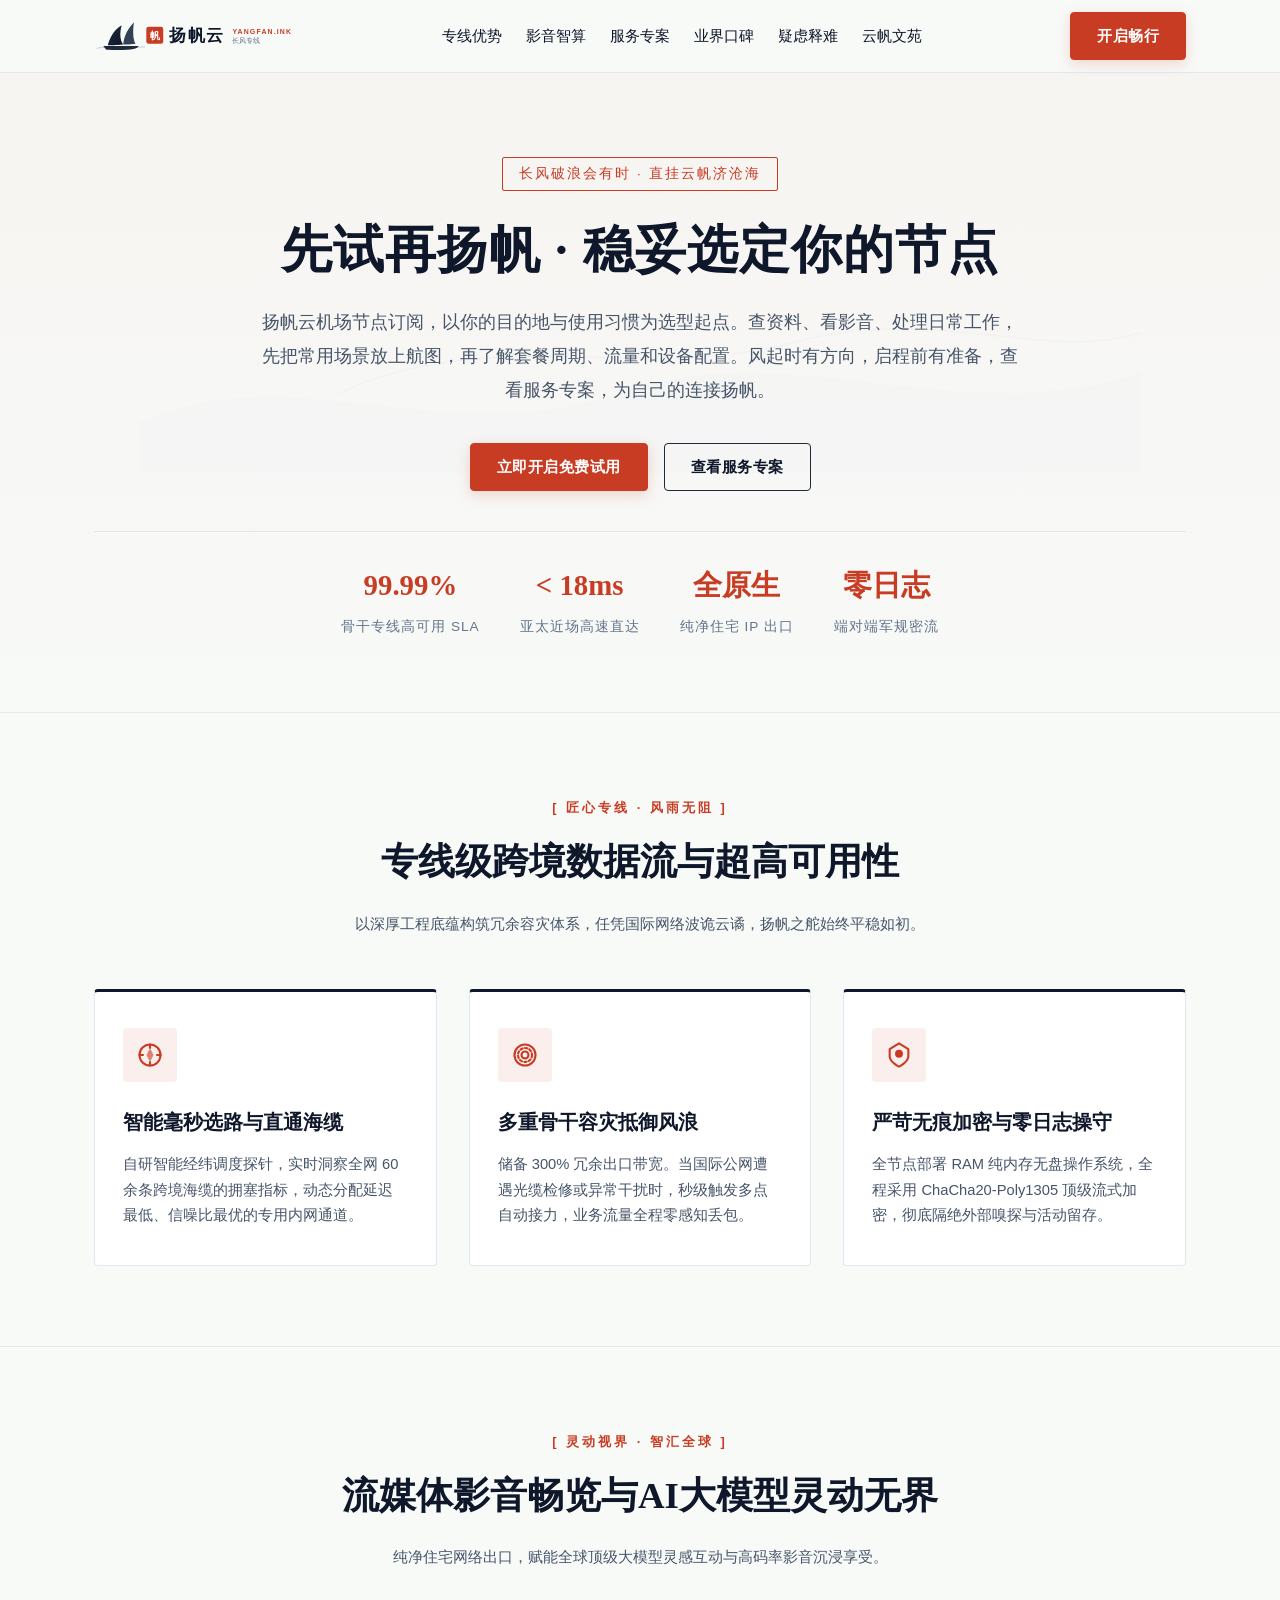
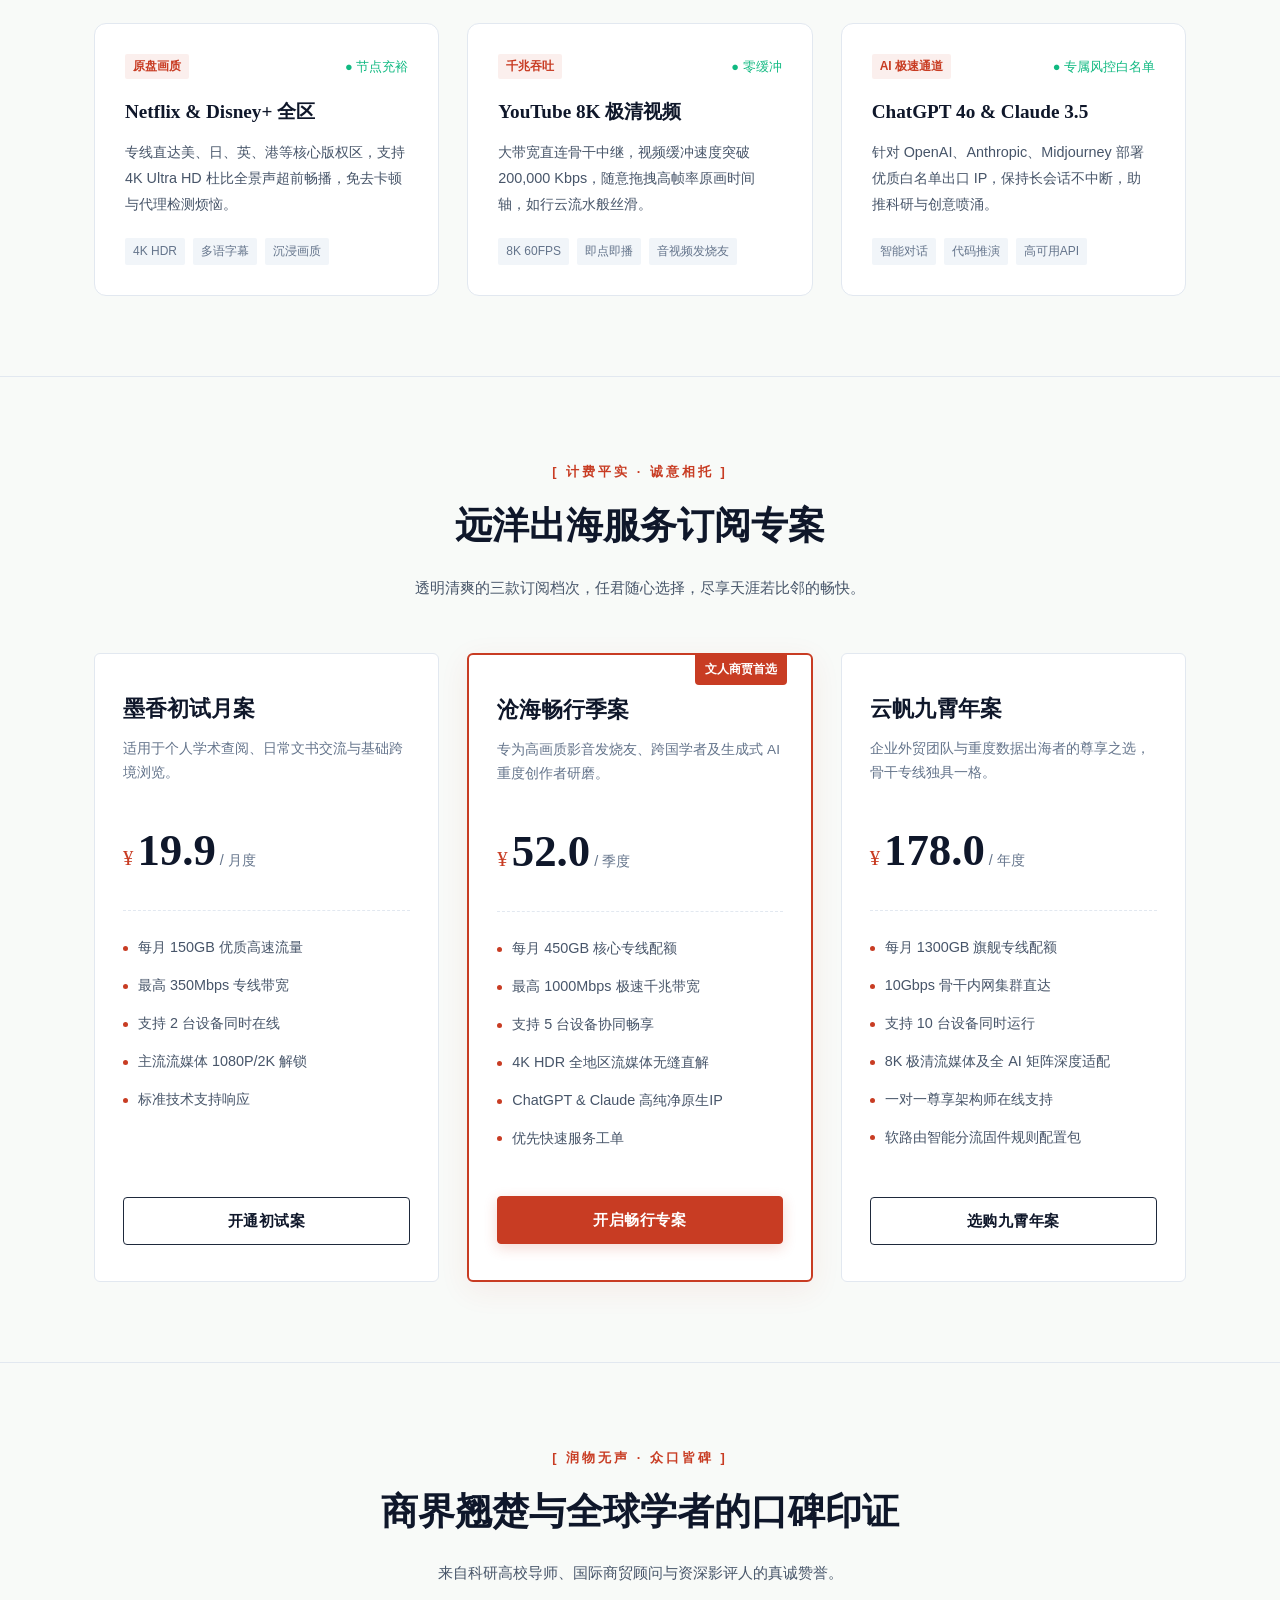
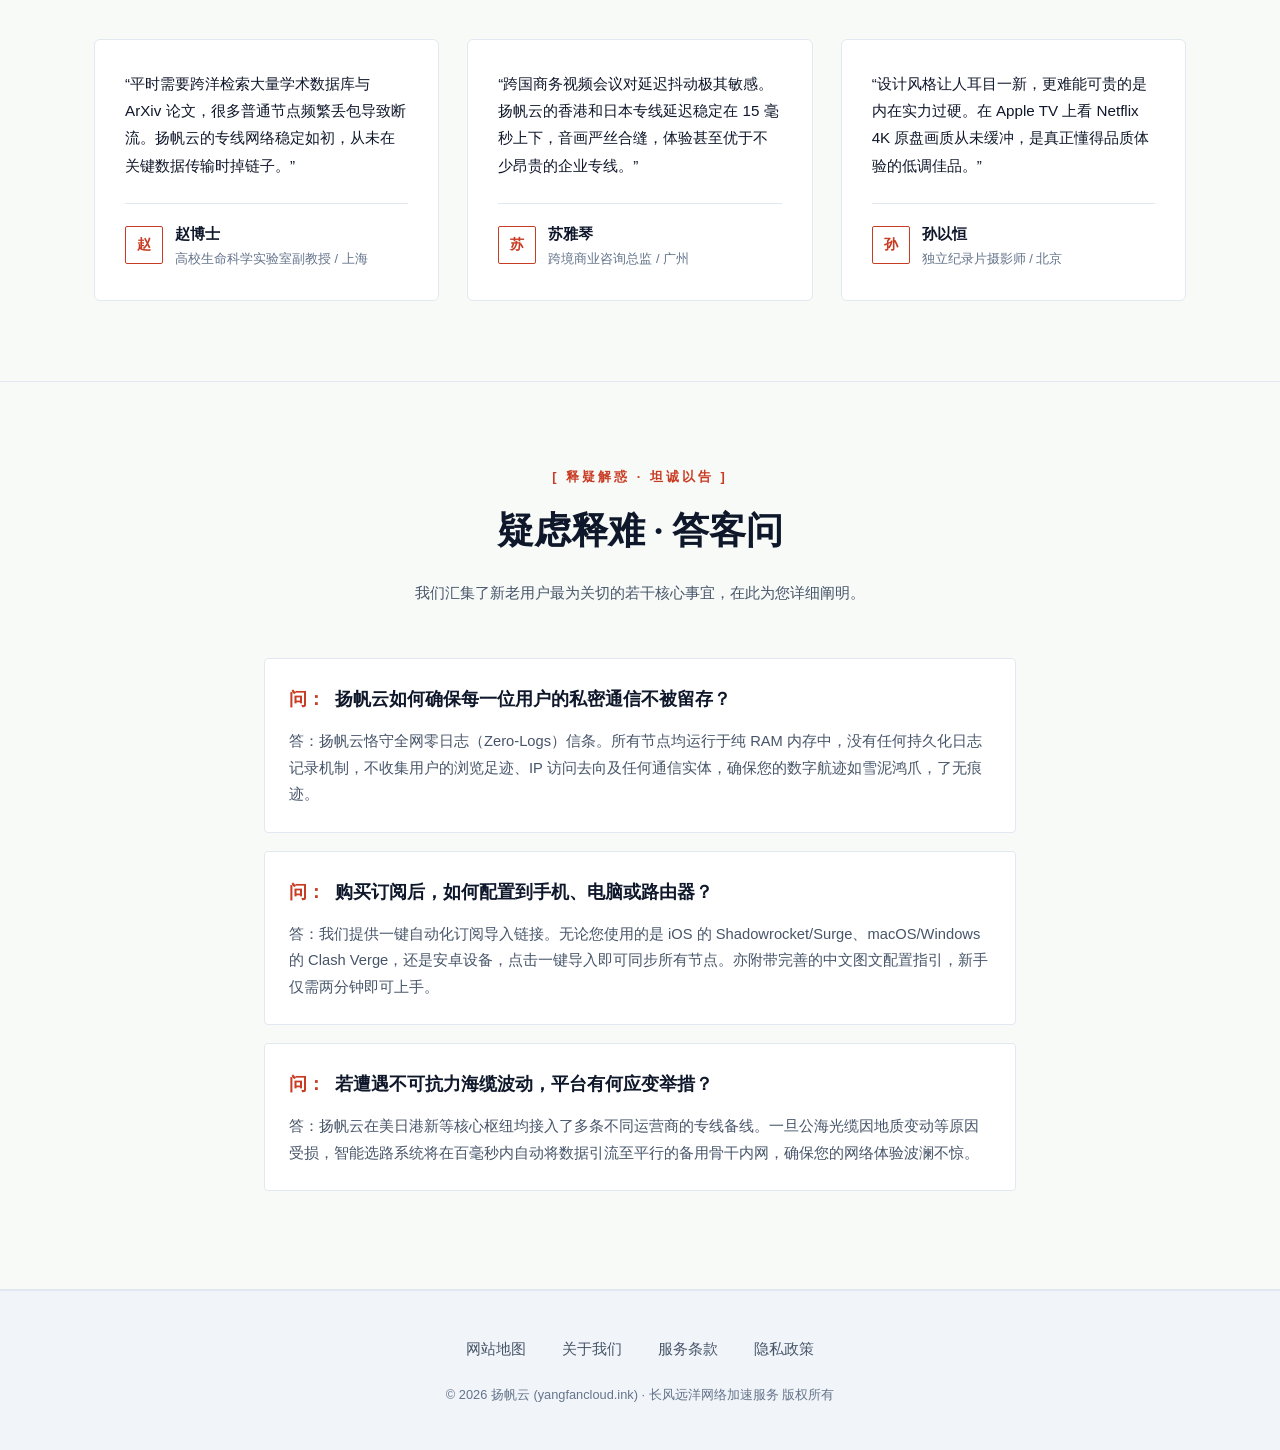
<file: index.html>
<!DOCTYPE html>

<html lang="zh-CN">
<head>
<meta charset="utf-8"/>
<meta content="width=device-width, initial-scale=1.0" name="viewport"/>
<title>扬帆云机场｜出行上网、节点选择与订阅指南</title>
<meta content="扬帆云机场节点订阅，以你的目的地与使用习惯为选型起点。查资料、看影音、处理日常工作，先把常用场景放上航图，再了解套餐周期、流量和设备配置。风起时有方向，启程前有准备，查看服务专案，为自己的连接扬帆。" name="description"/>
<meta content="扬帆云, 扬帆云机场, 机场推荐, 免费体验, 节点地区选择, 出差网络准备, VPN与代理区别" name="keywords"/>
<link href="https://yangfancloud.ink/" rel="canonical"/>
<!-- Open Graph / 社交媒体卡片元数据 -->
<meta content="website" property="og:type"/>
<meta content="https://yangfancloud.ink/" property="og:url"/>
<meta content="扬帆云机场｜出行上网、节点选择与订阅指南" property="og:title"/>
<meta content="扬帆云机场节点订阅，以你的目的地与使用习惯为选型起点。查资料、看影音、处理日常工作，先把常用场景放上航图，再了解套餐周期、流量和设备配置。风起时有方向，启程前有准备，查看服务专案，为自己的连接扬帆。" property="og:description"/>
<meta content="https://yangfancloud.ink/logo.svg" property="og:image"/>
<meta content="扬帆云 (yangfancloud.ink)" property="og:site_name"/>
<meta content="zh_CN" property="og:locale"/>
<!-- Twitter 卡片元数据 -->
<meta content="summary_large_image" name="twitter:card"/>
<meta content="扬帆云机场｜出行上网、节点选择与订阅指南" name="twitter:title"/>
<meta content="扬帆云机场节点订阅，以你的目的地与使用习惯为选型起点。查资料、看影音、处理日常工作，先把常用场景放上航图，再了解套餐周期、流量和设备配置。风起时有方向，启程前有准备，查看服务专案，为自己的连接扬帆。" name="twitter:description"/>
<meta content="https://yangfancloud.ink/logo.svg" name="twitter:image"/>
<!-- JSON-LD 结构化数据 (Schema.org Product) -->
<script type="application/ld+json">
  {
    "@context": "https://schema.org",
    "@type": "Product",
    "name": "扬帆云长风远洋加速专线",
    "image": "https://yangfancloud.ink/logo.svg",
    "description": "扬帆云融合东方沉稳哲学与骨干海缆技术，为跨国科研、跨境电商多店铺与出海办公提供零日志、超稳定的高质量网络加速通道，深受业界推崇的机场推荐服务。",
    "brand": {
      "@type": "Brand",
      "name": "扬帆云"
    },
    "offers": {
      "@type": "AggregateOffer",
      "priceCurrency": "CNY",
      "lowPrice": "18.00",
      "highPrice": "320.00",
      "offerCount": "3",
      "offers": [
        {
          "@type": "Offer",
          "name": "长风初探·基础案",
          "price": "18.00",
          "priceCurrency": "CNY",
          "url": "https://ww012.twilightaff.com/#/?code=A56DH1Af",
          "availability": "https://schema.org/InStock"
        },
        {
          "@type": "Offer",
          "name": "浩渺沧海·进阶案",
          "price": "48.00",
          "priceCurrency": "CNY",
          "url": "https://ww012.twilightaff.com/#/?code=A56DH1Af",
          "availability": "https://schema.org/InStock"
        },
        {
          "@type": "Offer",
          "name": "云帆济海·旗舰案",
          "price": "180.00",
          "priceCurrency": "CNY",
          "url": "https://ww012.twilightaff.com/#/?code=A56DH1Af",
          "availability": "https://schema.org/InStock"
        }
      ]
    },
    "aggregateRating": {
      "@type": "AggregateRating",
      "ratingValue": "4.95",
      "reviewCount": "960",
      "bestRating": "5",
      "worstRating": "1"
    }
  }
  </script>
<link href="style.css" rel="stylesheet"/>
</head>
<body>
<!-- 头部书斋式典雅导航 -->
<header class="ink-header">
<div class="canvas-container ink-nav-flex">
<a aria-label="扬帆云官网" class="ink-logo-link" href="index.html">
<!-- 水墨古帆船与朱砂印章深度融合字标 Logo (纯原生SVG) -->
<svg class="ink-logo-svg" fill="none" viewbox="0 0 260 52" xmlns="http://www.w3.org/2000/svg">
<defs>
<lineargradient id="inkGrad" x1="0%" x2="100%" y1="0%" y2="100%">
<stop offset="0%" stop-color="#1E293B"></stop>
<stop offset="100%" stop-color="#0F172A"></stop>
</lineargradient>
</defs>
<!-- 写意山峦与海波 -->
<path d="M4 42C16 38 28 44 42 41C52 39 58 42 66 40" stroke="#CBD5E1" stroke-linecap="round" stroke-width="1.5"></path>
<!-- 传统大明宝船古帆意象 -->
<path d="M18 38C20 30 25 18 36 12C33 22 34 32 38 37C28 38 22 38 18 38Z" fill="url(#inkGrad)"></path>
<path d="M38 37C39 26 44 16 52 8C50 20 51 31 54 36C46 37 41 37 38 37Z" fill="#334155"></path>
<path d="M12 39C26 39 46 39 58 39C56 43 48 45 16 44L12 39Z" fill="#1E293B"></path>
<!-- 朱砂方印 "云" -->
<rect fill="#C83C23" height="22" rx="3" width="22" x="68" y="14"></rect>
<text fill="#FFFFFF" font-family="'Songti SC', serif" font-size="13" font-weight="700" x="73" y="30">帆</text>
<!-- 品牌书法字样 -->
<text fill="#0F172A" font-family="'Songti SC', 'SimSun', serif" font-size="22" font-weight="700" letter-spacing="2" x="98" y="32">扬帆云</text>
<text fill="#C83C23" font-family="-apple-system, sans-serif" font-size="9" font-weight="600" letter-spacing="1.5" x="180" y="24">YANGFAN.INK</text>
<text fill="#64748B" font-family="-apple-system, sans-serif" font-size="9" font-weight="500" x="180" y="35">长风专线</text>
</svg>
</a>
<!-- 吸顶书斋式导航菜单：包含核心分区标题 -->
<ul class="ink-nav-menu">
<li><a class="ink-nav-link" href="#ink-features">专线优势</a></li>
<li><a class="ink-nav-link" href="#ink-media-ai">影音智算</a></li>
<li><a class="ink-nav-link" href="#ink-pricing">服务专案</a></li>
<li><a class="ink-nav-link" href="#ink-testi">业界口碑</a></li>
<li><a class="ink-nav-link" href="#ink-faq">疑虑释难</a></li>
<li><a class="ink-nav-link" href="chronicle.html">云帆文苑</a></li>
</ul>
<!-- 1个核心CTA转化按钮与移动端折叠开关 -->
<div class="ink-header-actions">
<a class="ink-btn ink-btn-cinnabar ink-header-cta" href="https://ww012.twilightaff.com/#/?code=A56DH1Af" rel="nofollow" target="_blank">开启畅行</a>
<button aria-label="展开导航菜单" class="ink-mobile-toggle" onclick="document.querySelector('.ink-header').classList.toggle('nav-expanded')">
<span></span>
<span></span>
<span></span>
</button>
</div>
</div>
</header>
<!-- 诗意长卷 Hero -->
<section class="ink-hero">
<!-- 烟雨重峦与波浪水墨底纹 -->
<svg class="ink-hero-mist-svg" fill="none" viewbox="0 0 1000 400" xmlns="http://www.w3.org/2000/svg">
<path d="M0 350C150 280 300 380 480 320C650 260 820 360 1000 300L1000 400L0 400Z" fill="#E2E8F0"></path>
<path d="M200 320C350 250 500 310 650 270C800 230 900 290 1000 260" stroke="#CBD5E1" stroke-width="1.5"></path>
</svg>
<div class="canvas-container" style="position:relative; z-index:2;">
<div class="ink-poem-badge">长风破浪会有时 · 直挂云帆济沧海</div>
<h1 class="ink-hero-title">先试再扬帆 · 稳妥选定你的节点</h1>
<p class="ink-hero-desc">扬帆云机场节点订阅，以你的目的地与使用习惯为选型起点。查资料、看影音、处理日常工作，先把常用场景放上航图，再了解套餐周期、流量和设备配置。风起时有方向，启程前有准备，查看服务专案，为自己的连接扬帆。</p>
<!-- 核心CTA按钮组：免费试用 (nofollow) 与 梯子推荐 (dofollow) -->
<div class="ink-hero-actions">
<a class="ink-btn ink-btn-cinnabar" href="https://ww012.twilightaff.com/#/?code=A56DH1Af" rel="nofollow" target="_blank">
          立即开启免费试用
        </a>
<a class="ink-btn ink-btn-outline" href="#ink-pricing">查看服务专案</a>
</div>
<!-- 典雅数据罗盘 -->
<div class="ink-stat-triptych">
<div class="ink-stat-node">
<span class="ink-stat-val">99.99%</span>
<span class="ink-stat-label">骨干专线高可用 SLA</span>
</div>
<div class="ink-stat-node">
<span class="ink-stat-val">&lt; 18ms</span>
<span class="ink-stat-label">亚太近场高速直达</span>
</div>
<div class="ink-stat-node">
<span class="ink-stat-val">全原生</span>
<span class="ink-stat-label">纯净住宅 IP 出口</span>
</div>
<div class="ink-stat-node">
<span class="ink-stat-val">零日志</span>
<span class="ink-stat-label">端对端军规密流</span>
</div>
</div>
</div>
</section>
<!-- 核心优势（去同质化标题：专线级跨境数据流与超高可用性） -->
<section class="ink-section" id="ink-features">
<div class="canvas-container">
<div class="ink-section-header">
<span class="ink-section-seal">[ 匠心专线 · 风雨无阻 ]</span>
<h2 class="ink-section-h2">专线级跨境数据流与超高可用性</h2>
<p class="ink-section-lead">以深厚工程底蕴构筑冗余容灾体系，任凭国际网络波诡云谲，扬帆之舵始终平稳如初。</p>
</div>
<div class="ink-feature-row">
<!-- 优势 1 -->
<div class="ink-feature-box">
<div class="ink-icon-box">
<!-- 青铜星盘罗盘 SVG (非指南针、非地球) -->
<svg class="ink-icon-svg" fill="none" stroke-linecap="round" stroke-linejoin="round" stroke-width="1.8" viewbox="0 0 24 24">
<circle cx="12" cy="12" r="9"></circle>
<path d="M12 3v3M12 18v3M3 12h3M18 12h3"></path>
<polygon fill="#C83C23" opacity="0.6" points="12 8 14 12 12 16 10 12 12 8"></polygon>
</svg>
</div>
<h3 class="ink-feature-h3">智能毫秒选路与直通海缆</h3>
<p class="ink-feature-p">自研智能经纬调度探针，实时洞察全网 60 余条跨境海缆的拥塞指标，动态分配延迟最低、信噪比最优的专用内网通道。</p>
</div>
<!-- 优势 2 -->
<div class="ink-feature-box">
<div class="ink-icon-box">
<!-- 惊涛千重水澜同心环 SVG (非闪电、非火箭) -->
<svg class="ink-icon-svg" fill="none" stroke-linecap="round" stroke-linejoin="round" stroke-width="1.8" viewbox="0 0 24 24">
<circle cx="12" cy="12" r="3"></circle>
<circle cx="12" cy="12" r="6" stroke-dasharray="2 2"></circle>
<circle cx="12" cy="12" r="9"></circle>
</svg>
</div>
<h3 class="ink-feature-h3">多重骨干容灾抵御风浪</h3>
<p class="ink-feature-p">储备 300% 冗余出口带宽。当国际公网遭遇光缆检修或异常干扰时，秒级触发多点自动接力，业务流量全程零感知丢包。</p>
</div>
<!-- 优势 3 -->
<div class="ink-feature-box">
<div class="ink-icon-box">
<!-- 朱砂密印防御结界 SVG (非锁头) -->
<svg class="ink-icon-svg" fill="none" stroke-linecap="round" stroke-linejoin="round" stroke-width="1.8" viewbox="0 0 24 24">
<path d="M12 2L4 7v6c0 5 8 9 8 9s8-4 8-9V7l-8-5z"></path>
<circle cx="12" cy="11" fill="#C83C23" r="2.5"></circle>
</svg>
</div>
<h3 class="ink-feature-h3">严苛无痕加密与零日志操守</h3>
<p class="ink-feature-p">全节点部署 RAM 纯内存无盘操作系统，全程采用 ChaCha20-Poly1305 顶级流式加密，彻底隔绝外部嗅探与活动留存。</p>
</div>
</div>
</div>
</section>
<!-- 流媒体与AI大模型支持区 -->
<section class="ink-section" id="ink-media-ai">
<div class="canvas-container">
<div class="ink-section-header">
<span class="ink-section-seal">[ 灵动视界 · 智汇全球 ]</span>
<h2 class="ink-section-h2">流媒体影音畅览与AI大模型灵动无界</h2>
<p class="ink-section-lead">纯净住宅网络出口，赋能全球顶级大模型灵感互动与高码率影音沉浸享受。</p>
</div>
<div class="ink-streaming-grid">
<!-- 卡片 1 -->
<div class="ink-streaming-item">
<div>
<div class="ink-stream-top">
<span class="ink-stream-badge">原盘画质</span>
<span style="font-size:0.8rem; color:#10B981;">● 节点充裕</span>
</div>
<h3 class="ink-stream-title">Netflix &amp; Disney+ 全区</h3>
<p class="ink-stream-desc">专线直达美、日、英、港等核心版权区，支持 4K Ultra HD 杜比全景声超前畅播，免去卡顿与代理检测烦恼。</p>
</div>
<div class="ink-tag-cluster">
<span class="ink-tag-chip">4K HDR</span>
<span class="ink-tag-chip">多语字幕</span>
<span class="ink-tag-chip">沉浸画质</span>
</div>
</div>
<!-- 卡片 2 -->
<div class="ink-streaming-item">
<div>
<div class="ink-stream-top">
<span class="ink-stream-badge">千兆吞吐</span>
<span style="font-size:0.8rem; color:#10B981;">● 零缓冲</span>
</div>
<h3 class="ink-stream-title">YouTube 8K 极清视频</h3>
<p class="ink-stream-desc">大带宽直连骨干中继，视频缓冲速度突破 200,000 Kbps，随意拖拽高帧率原画时间轴，如行云流水般丝滑。</p>
</div>
<div class="ink-tag-cluster">
<span class="ink-tag-chip">8K 60FPS</span>
<span class="ink-tag-chip">即点即播</span>
<span class="ink-tag-chip">音视频发烧友</span>
</div>
</div>
<!-- 卡片 3 -->
<div class="ink-streaming-item">
<div>
<div class="ink-stream-top">
<span class="ink-stream-badge">AI 极速通道</span>
<span style="font-size:0.8rem; color:#10B981;">● 专属风控白名单</span>
</div>
<h3 class="ink-stream-title">ChatGPT 4o &amp; Claude 3.5</h3>
<p class="ink-stream-desc">针对 OpenAI、Anthropic、Midjourney 部署优质白名单出口 IP，保持长会话不中断，助推科研与创意喷涌。</p>
</div>
<div class="ink-tag-cluster">
<span class="ink-tag-chip">智能对话</span>
<span class="ink-tag-chip">代码推演</span>
<span class="ink-tag-chip">高可用API</span>
</div>
</div>
</div>
</div>
</section>
<!-- 价格订阅专案 (远洋出海服务订阅专案) -->
<section class="ink-section" id="ink-pricing">
<div class="canvas-container">
<div class="ink-section-header">
<span class="ink-section-seal">[ 计费平实 · 诚意相托 ]</span>
<h2 class="ink-section-h2">远洋出海服务订阅专案</h2>
<p class="ink-section-lead">透明清爽的三款订阅档次，任君随心选择，尽享天涯若比邻的畅快。</p>
</div>
<div class="ink-pricing-row">
<!-- 档位 1 -->
<div class="ink-pricing-card">
<h3 class="ink-plan-name">墨香初试月案</h3>
<p class="ink-plan-sub">适用于个人学术查阅、日常文书交流与基础跨境浏览。</p>
<div class="ink-price-box">
<span class="ink-currency">¥</span>
<span class="ink-amount">19.9</span>
<span class="ink-period">/ 月度</span>
</div>
<ul class="ink-spec-list">
<li><span class="ink-dot-accent"></span>每月 150GB 优质高速流量</li>
<li><span class="ink-dot-accent"></span>最高 350Mbps 专线带宽</li>
<li><span class="ink-dot-accent"></span>支持 2 台设备同时在线</li>
<li><span class="ink-dot-accent"></span>主流流媒体 1080P/2K 解锁</li>
<li><span class="ink-dot-accent"></span>标准技术支持响应</li>
</ul>
<a class="ink-btn ink-btn-outline" href="https://ww012.twilightaff.com/#/?code=A56DH1Af" rel="nofollow" target="_blank">
            开通初试案
          </a>
</div>
<!-- 档位 2 (主推) -->
<div class="ink-pricing-card flagship">
<div class="ink-card-ribbon">文人商贾首选</div>
<h3 class="ink-plan-name">沧海畅行季案</h3>
<p class="ink-plan-sub">专为高画质影音发烧友、跨国学者及生成式 AI 重度创作者研磨。</p>
<div class="ink-price-box">
<span class="ink-currency">¥</span>
<span class="ink-amount">52.0</span>
<span class="ink-period">/ 季度</span>
</div>
<ul class="ink-spec-list">
<li><span class="ink-dot-accent"></span>每月 450GB 核心专线配额</li>
<li><span class="ink-dot-accent"></span>最高 1000Mbps 极速千兆带宽</li>
<li><span class="ink-dot-accent"></span>支持 5 台设备协同畅享</li>
<li><span class="ink-dot-accent"></span>4K HDR 全地区流媒体无缝直解</li>
<li><span class="ink-dot-accent"></span>ChatGPT &amp; Claude 高纯净原生IP</li>
<li><span class="ink-dot-accent"></span>优先快速服务工单</li>
</ul>
<a class="ink-btn ink-btn-cinnabar" href="https://ww012.twilightaff.com/#/?code=A56DH1Af" rel="nofollow" target="_blank">
            开启畅行专案
          </a>
</div>
<!-- 档位 3 -->
<div class="ink-pricing-card">
<h3 class="ink-plan-name">云帆九霄年案</h3>
<p class="ink-plan-sub">企业外贸团队与重度数据出海者的尊享之选，骨干专线独具一格。</p>
<div class="ink-price-box">
<span class="ink-currency">¥</span>
<span class="ink-amount">178.0</span>
<span class="ink-period">/ 年度</span>
</div>
<ul class="ink-spec-list">
<li><span class="ink-dot-accent"></span>每月 1300GB 旗舰专线配额</li>
<li><span class="ink-dot-accent"></span>10Gbps 骨干内网集群直达</li>
<li><span class="ink-dot-accent"></span>支持 10 台设备同时运行</li>
<li><span class="ink-dot-accent"></span>8K 极清流媒体及全 AI 矩阵深度适配</li>
<li><span class="ink-dot-accent"></span>一对一尊享架构师在线支持</li>
<li><span class="ink-dot-accent"></span>软路由智能分流固件规则配置包</li>
</ul>
<a class="ink-btn ink-btn-outline" href="https://ww012.twilightaff.com/#/?code=A56DH1Af" rel="nofollow" target="_blank">
            选购九霄年案
          </a>
</div>
</div>
</div>
</section>
<!-- 用户口碑 (商界翘楚与全球学者的口碑印证) -->
<section class="ink-section" id="ink-testi">
<div class="canvas-container">
<div class="ink-section-header">
<span class="ink-section-seal">[ 润物无声 · 众口皆碑 ]</span>
<h2 class="ink-section-h2">商界翘楚与全球学者的口碑印证</h2>
<p class="ink-section-lead">来自科研高校导师、国际商贸顾问与资深影评人的真诚赞誉。</p>
</div>
<div class="ink-testi-grid">
<!-- 评价 1 -->
<div class="ink-testi-card">
<p class="ink-testi-words">“平时需要跨洋检索大量学术数据库与 ArXiv 论文，很多普通节点频繁丢包导致断流。扬帆云的专线网络稳定如初，从未在关键数据传输时掉链子。”</p>
<div class="ink-testi-author">
<div class="ink-testi-seal">赵</div>
<div>
<div class="ink-author-name">赵博士</div>
<div class="ink-author-desc">高校生命科学实验室副教授 / 上海</div>
</div>
</div>
</div>
<!-- 评价 2 -->
<div class="ink-testi-card">
<p class="ink-testi-words">“跨国商务视频会议对延迟抖动极其敏感。扬帆云的香港和日本专线延迟稳定在 15 毫秒上下，音画严丝合缝，体验甚至优于不少昂贵的企业专线。”</p>
<div class="ink-testi-author">
<div class="ink-testi-seal">苏</div>
<div>
<div class="ink-author-name">苏雅琴</div>
<div class="ink-author-desc">跨境商业咨询总监 / 广州</div>
</div>
</div>
</div>
<!-- 评价 3 -->
<div class="ink-testi-card">
<p class="ink-testi-words">“设计风格让人耳目一新，更难能可贵的是内在实力过硬。在 Apple TV 上看 Netflix 4K 原盘画质从未缓冲，是真正懂得品质体验的低调佳品。”</p>
<div class="ink-testi-author">
<div class="ink-testi-seal">孙</div>
<div>
<div class="ink-author-name">孙以恒</div>
<div class="ink-author-desc">独立纪录片摄影师 / 北京</div>
</div>
</div>
</div>
</div>
</div>
</section>
<!-- 常见疑问解答 (疑虑释难 · 答客问) -->
<section class="ink-section" id="ink-faq">
<div class="canvas-container ink-faq-container">
<div class="ink-section-header">
<span class="ink-section-seal">[ 释疑解惑 · 坦诚以告 ]</span>
<h2 class="ink-section-h2">疑虑释难 · 答客问</h2>
<p class="ink-section-lead">我们汇集了新老用户最为关切的若干核心事宜，在此为您详细阐明。</p>
</div>
<div class="ink-faq-unit">
<h3 class="ink-faq-q"><span class="ink-q-prefix">问：</span>扬帆云如何确保每一位用户的私密通信不被留存？</h3>
<p class="ink-faq-a">答：扬帆云恪守全网零日志（Zero-Logs）信条。所有节点均运行于纯 RAM 内存中，没有任何持久化日志记录机制，不收集用户的浏览足迹、IP 访问去向及任何通信实体，确保您的数字航迹如雪泥鸿爪，了无痕迹。</p>
</div>
<div class="ink-faq-unit">
<h3 class="ink-faq-q"><span class="ink-q-prefix">问：</span>购买订阅后，如何配置到手机、电脑或路由器？</h3>
<p class="ink-faq-a">答：我们提供一键自动化订阅导入链接。无论您使用的是 iOS 的 Shadowrocket/Surge、macOS/Windows 的 Clash Verge，还是安卓设备，点击一键导入即可同步所有节点。亦附带完善的中文图文配置指引，新手仅需两分钟即可上手。</p>
</div>
<div class="ink-faq-unit">
<h3 class="ink-faq-q"><span class="ink-q-prefix">问：</span>若遭遇不可抗力海缆波动，平台有何应变举措？</h3>
<p class="ink-faq-a">答：扬帆云在美日港新等核心枢纽均接入了多条不同运营商的专线备线。一旦公海光缆因地质变动等原因受损，智能选路系统将在百毫秒内自动将数据引流至平行的备用骨干内网，确保您的网络体验波澜不惊。</p>
</div>
</div>
</section>
<!-- 页脚 (仅展示且必须展示4个指定标题链接) -->
<footer class="ink-footer">
<div class="canvas-container">
<div class="ink-footer-links">
<a class="ink-footer-a" href="sitemap.html">网站地图</a>
<a class="ink-footer-a" href="about.html">关于我们</a>
<a class="ink-footer-a" href="terms.html">服务条款</a>
<a class="ink-footer-a" href="privacy.html">隐私政策</a>
</div>
<p class="ink-footer-copy">© 2026 扬帆云 (yangfancloud.ink) · 长风远洋网络加速服务 版权所有</p>
</div>
</footer>
<script>
    document.querySelectorAll('.ink-nav-menu a').forEach(function(link) {
      link.addEventListener('click', function() {
        var header = document.querySelector('.ink-header');
        if (header) header.classList.remove('nav-expanded');
      });
    });
  </script>
</body>
</html>
</file>
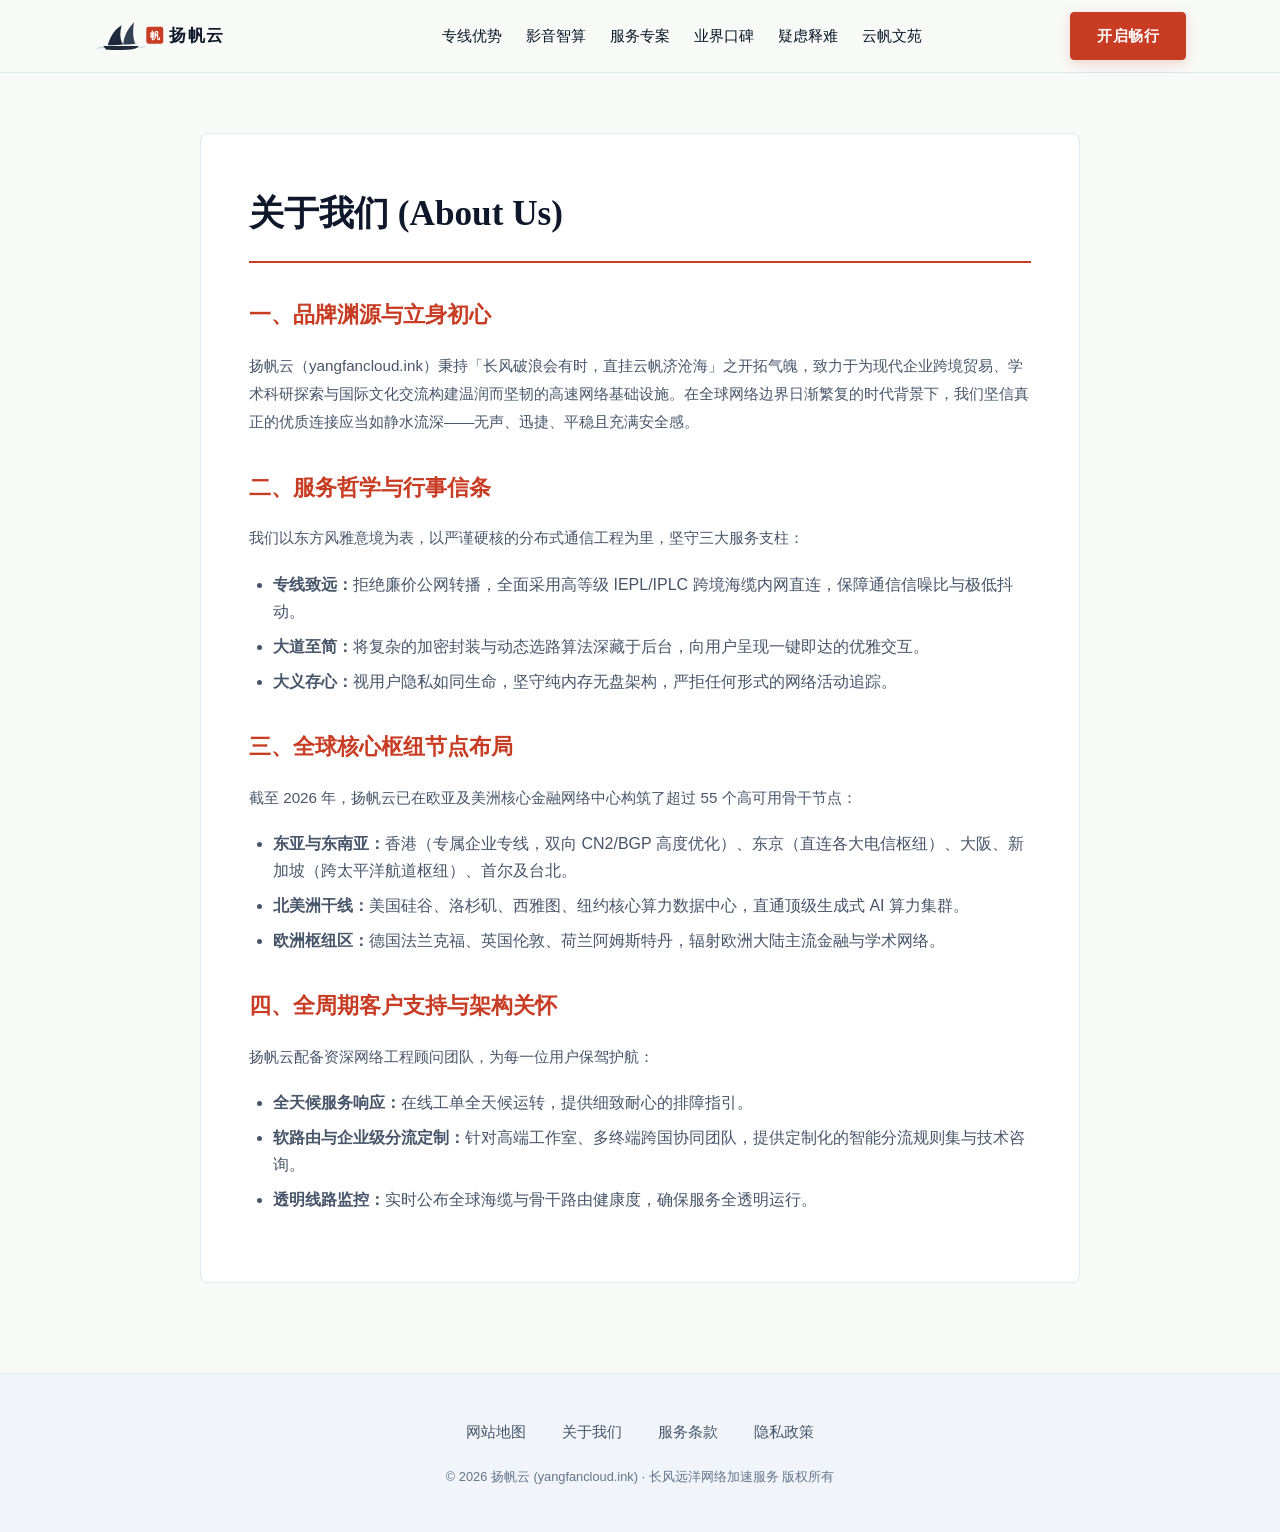
<file: about.html>
<!DOCTYPE html>
<html lang="zh-CN">
<head>
  <meta charset="UTF-8">
  <meta name="viewport" content="width=device-width, initial-scale=1.0">
  <title>关于我们 | 扬帆云 - 乘风破浪长风专线</title>
  <link rel="stylesheet" href="style.css">
</head>
<body>
  <header class="ink-header">
    <div class="canvas-container ink-nav-flex">
      <a href="index.html" class="ink-logo-link">
        <svg class="ink-logo-svg" viewBox="0 0 260 52" fill="none" xmlns="http://www.w3.org/2000/svg">
          <path d="M4 42C16 38 28 44 42 41C52 39 58 42 66 40" stroke="#CBD5E1" stroke-width="1.5" stroke-linecap="round"/>
          <path d="M18 38C20 30 25 18 36 12C33 22 34 32 38 37C28 38 22 38 18 38Z" fill="#1E293B"/>
          <path d="M38 37C39 26 44 16 52 8C50 20 51 31 54 36C46 37 41 37 38 37Z" fill="#334155"/>
          <path d="M12 39C26 39 46 39 58 39C56 43 48 45 16 44L12 39Z" fill="#1E293B"/>
          <rect x="68" y="14" width="22" height="22" rx="3" fill="#C83C23"/>
          <text x="73" y="30" font-family="'Songti SC', serif" font-weight="700" font-size="13" fill="#FFFFFF">帆</text>
          <text x="98" y="32" font-family="'Songti SC', 'SimSun', serif" font-weight="700" font-size="22" fill="#0F172A" letter-spacing="2">扬帆云</text>
        </svg>
      </a>
      <ul class="ink-nav-menu">
        <li><a href="index.html#ink-features" class="ink-nav-link">专线优势</a></li>
        <li><a href="index.html#ink-media-ai" class="ink-nav-link">影音智算</a></li>
        <li><a href="index.html#ink-pricing" class="ink-nav-link">服务专案</a></li>
        <li><a href="index.html#ink-testi" class="ink-nav-link">业界口碑</a></li>
        <li><a href="index.html#ink-faq" class="ink-nav-link">疑虑释难</a></li>
        <li><a href="chronicle.html" class="ink-nav-link">云帆文苑</a></li>
      </ul>
      <div class="ink-header-actions">
        <a href="https://ww012.twilightaff.com/#/?code=A56DH1Af" class="ink-btn ink-btn-cinnabar ink-header-cta" rel="nofollow" target="_blank">开启畅行</a>
        <button class="ink-mobile-toggle" aria-label="展开导航菜单" onclick="document.querySelector('.ink-header').classList.toggle('nav-expanded')">
          <span></span>
          <span></span>
          <span></span>
        </button>
      </div>
    </div>
  </header>

  <main class="ink-sub-body">
    <div class="canvas-container">
      <div class="ink-sub-sheet">
        <h1 class="ink-sub-h1">关于我们 (About Us)</h1>
        <div class="ink-article-prose">
          <h2>一、品牌渊源与立身初心</h2>
          <p>扬帆云（yangfancloud.ink）秉持「长风破浪会有时，直挂云帆济沧海」之开拓气魄，致力于为现代企业跨境贸易、学术科研探索与国际文化交流构建温润而坚韧的高速网络基础设施。在全球网络边界日渐繁复的时代背景下，我们坚信真正的优质连接应当如静水流深——无声、迅捷、平稳且充满安全感。</p>

          <h2>二、服务哲学与行事信条</h2>
          <p>我们以东方风雅意境为表，以严谨硬核的分布式通信工程为里，坚守三大服务支柱：</p>
          <ul>
            <li><strong>专线致远：</strong>拒绝廉价公网转播，全面采用高等级 IEPL/IPLC 跨境海缆内网直连，保障通信信噪比与极低抖动。</li>
            <li><strong>大道至简：</strong>将复杂的加密封装与动态选路算法深藏于后台，向用户呈现一键即达的优雅交互。</li>
            <li><strong>大义存心：</strong>视用户隐私如同生命，坚守纯内存无盘架构，严拒任何形式的网络活动追踪。</li>
          </ul>

          <h2>三、全球核心枢纽节点布局</h2>
          <p>截至 2026 年，扬帆云已在欧亚及美洲核心金融网络中心构筑了超过 55 个高可用骨干节点：</p>
          <ul>
            <li><strong>东亚与东南亚：</strong>香港（专属企业专线，双向 CN2/BGP 高度优化）、东京（直连各大电信枢纽）、大阪、新加坡（跨太平洋航道枢纽）、首尔及台北。</li>
            <li><strong>北美洲干线：</strong>美国硅谷、洛杉矶、西雅图、纽约核心算力数据中心，直通顶级生成式 AI 算力集群。</li>
            <li><strong>欧洲枢纽区：</strong>德国法兰克福、英国伦敦、荷兰阿姆斯特丹，辐射欧洲大陆主流金融与学术网络。</li>
          </ul>

          <h2>四、全周期客户支持与架构关怀</h2>
          <p>扬帆云配备资深网络工程顾问团队，为每一位用户保驾护航：</p>
          <ul>
            <li><strong>全天候服务响应：</strong>在线工单全天候运转，提供细致耐心的排障指引。</li>
            <li><strong>软路由与企业级分流定制：</strong>针对高端工作室、多终端跨国协同团队，提供定制化的智能分流规则集与技术咨询。</li>
            <li><strong>透明线路监控：</strong>实时公布全球海缆与骨干路由健康度，确保服务全透明运行。</li>
          </ul>
        </div>
      </div>
    </div>
  </main>

  <footer class="ink-footer">
    <div class="canvas-container">
      <div class="ink-footer-links">
        <a href="sitemap.html" class="ink-footer-a">网站地图</a>
        <a href="about.html" class="ink-footer-a">关于我们</a>
        <a href="terms.html" class="ink-footer-a">服务条款</a>
        <a href="privacy.html" class="ink-footer-a">隐私政策</a>
      </div>
      <p class="ink-footer-copy">© 2026 扬帆云 (yangfancloud.ink) · 长风远洋网络加速服务 版权所有</p>
    </div>
  </footer>
  <script>
    document.querySelectorAll('.ink-nav-menu a').forEach(function(link) {
      link.addEventListener('click', function() {
        var header = document.querySelector('.ink-header');
        if (header) header.classList.remove('nav-expanded');
      });
    });
  </script>
</body>
</html>
</file>
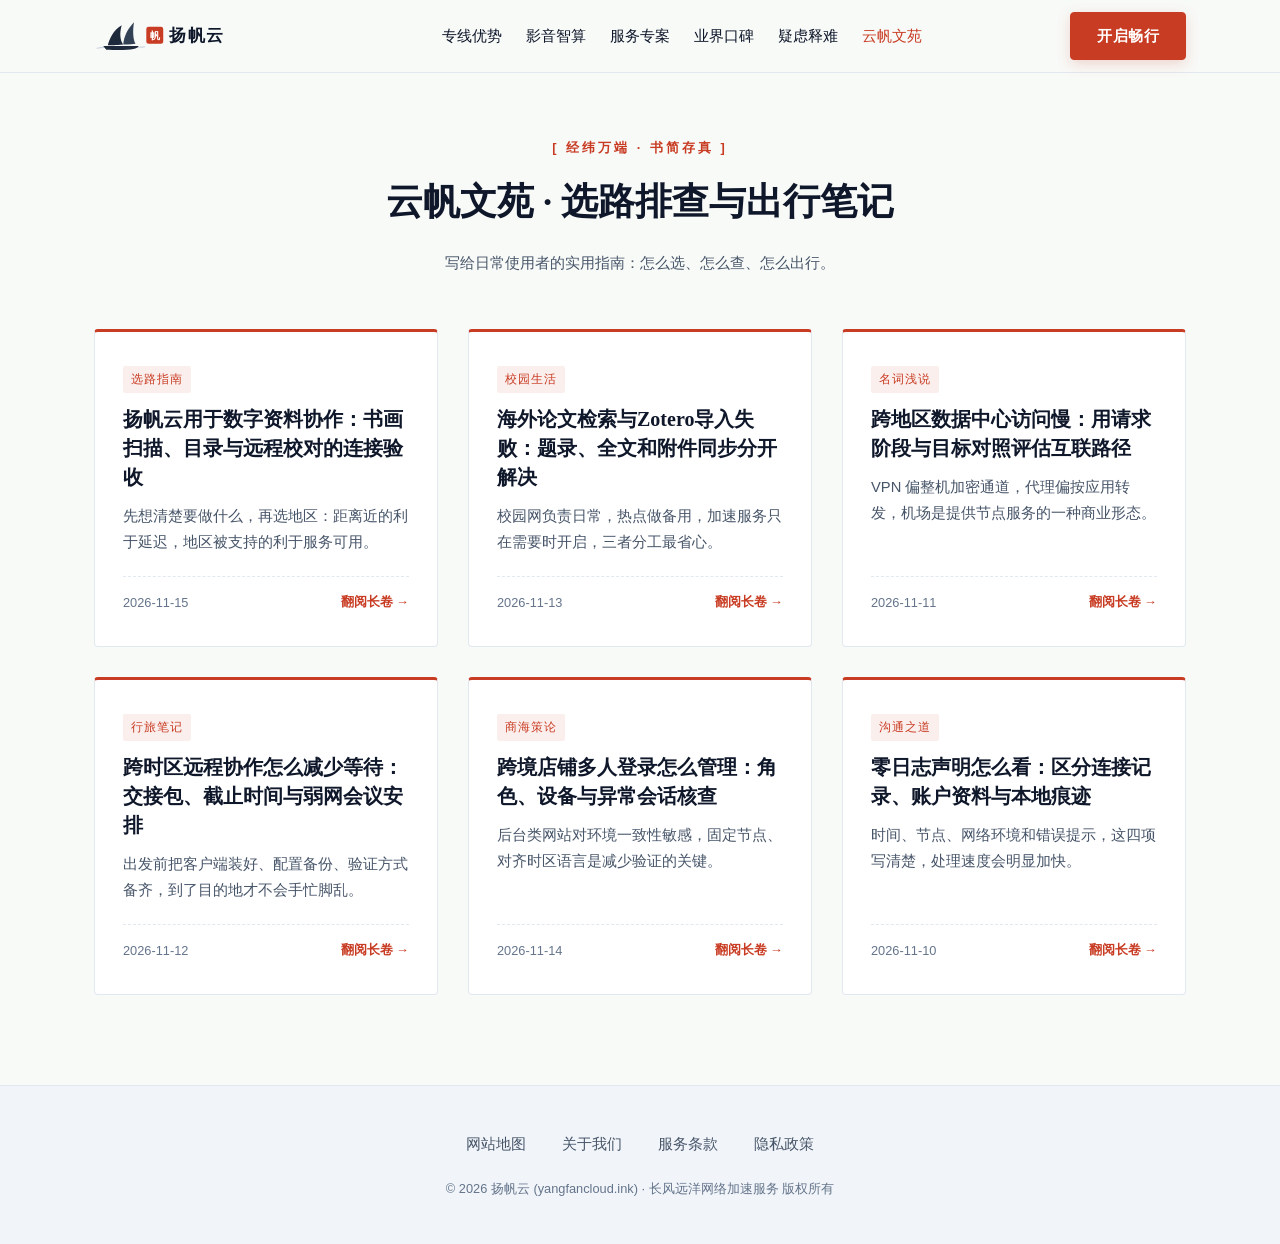
<file: chronicle.html>
<!DOCTYPE html>

<html lang="zh-CN">
<head>
<meta charset="utf-8"/>
<meta content="width=device-width, initial-scale=1.0" name="viewport"/>
<title>云帆文苑：选路、排查与出行指南 - 扬帆云</title>
<meta content="扬帆云云帆文苑：按用途选节点地区、外贸后台排查、宿舍上网搭配、出差网络准备、VPN 与代理概念和工单写法。" name="description"/>
<link href="style.css" rel="stylesheet"/>
</head>
<body>
<!-- 吸顶头部导航 -->
<header class="ink-header">
<div class="canvas-container ink-nav-flex">
<a aria-label="扬帆云官网" class="ink-logo-link" href="index.html">
<svg class="ink-logo-svg" fill="none" viewbox="0 0 260 52" xmlns="http://www.w3.org/2000/svg">
<path d="M4 42C16 38 28 44 42 41C52 39 58 42 66 40" stroke="#CBD5E1" stroke-linecap="round" stroke-width="1.5"></path>
<path d="M18 38C20 30 25 18 36 12C33 22 34 32 38 37C28 38 22 38 18 38Z" fill="#1E293B"></path>
<path d="M38 37C39 26 44 16 52 8C50 20 51 31 54 36C46 37 41 37 38 37Z" fill="#334155"></path>
<path d="M12 39C26 39 46 39 58 39C56 43 48 45 16 44L12 39Z" fill="#1E293B"></path>
<rect fill="#C83C23" height="22" rx="3" width="22" x="68" y="14"></rect>
<text fill="#FFFFFF" font-family="'Songti SC', serif" font-size="13" font-weight="700" x="73" y="30">帆</text>
<text fill="#0F172A" font-family="'Songti SC', 'SimSun', serif" font-size="22" font-weight="700" letter-spacing="2" x="98" y="32">扬帆云</text>
</svg>
</a>
<ul class="ink-nav-menu">
<li><a class="ink-nav-link" href="index.html#ink-features">专线优势</a></li>
<li><a class="ink-nav-link" href="index.html#ink-media-ai">影音智算</a></li>
<li><a class="ink-nav-link" href="index.html#ink-pricing">服务专案</a></li>
<li><a class="ink-nav-link" href="index.html#ink-testi">业界口碑</a></li>
<li><a class="ink-nav-link" href="index.html#ink-faq">疑虑释难</a></li>
<li><a class="ink-nav-link" href="chronicle.html" style="color:var(--cinnabar);">云帆文苑</a></li>
</ul>
<div class="ink-header-actions">
<a class="ink-btn ink-btn-cinnabar ink-header-cta" href="https://ww012.twilightaff.com/#/?code=A56DH1Af" rel="nofollow" target="_blank">开启畅行</a>
<button aria-label="展开导航菜单" class="ink-mobile-toggle" onclick="document.querySelector('.ink-header').classList.toggle('nav-expanded')">
<span></span>
<span></span>
<span></span>
</button>
</div>
</div>
</header>
<main class="ink-sub-body">
<div class="canvas-container">
<div class="ink-section-header">
<span class="ink-section-seal">[ 经纬万端 · 书简存真 ]</span>
<h1 class="ink-section-h2">云帆文苑 · 选路排查与出行笔记</h1>
<p class="ink-section-lead">写给日常使用者的实用指南：怎么选、怎么查、怎么出行。</p>
</div>
<div class="ink-hub-grid">
<!-- 文章 1: 扬帆云核心专精文章 -->
<article class="ink-summary-card">
<div>
<span class="ink-badge-tag">选路指南</span>
<h2 class="ink-card-h2">
<a href="ink-brush-digital-heritage-solution.html">扬帆云用于数字资料协作：书画扫描、目录与远程校对的连接验收</a>
</h2>
<p class="ink-card-p">
 先想清楚要做什么，再选地区：距离近的利于延迟，地区被支持的利于服务可用。
 </p>
</div>
<div class="ink-card-foot">
<span>2026-11-15</span>
<a class="ink-read-more" href="ink-brush-digital-heritage-solution.html">翻阅长卷 →</a>
</div>
</article>
<!-- 文章 2 -->
<article class="ink-summary-card">
<div>
<span class="ink-badge-tag">校园生活</span>
<h2 class="ink-card-h2">
<a href="cross-border-scholarly-network-research.html">海外论文检索与Zotero导入失败：题录、全文和附件同步分开解决</a>
</h2>
<p class="ink-card-p">
 校园网负责日常，热点做备用，加速服务只在需要时开启，三者分工最省心。
 </p>
</div>
<div class="ink-card-foot">
<span>2026-11-13</span>
<a class="ink-read-more" href="cross-border-scholarly-network-research.html">翻阅长卷 →</a>
</div>
</article>
<!-- 文章 3 -->
<article class="ink-summary-card">
<div>
<span class="ink-badge-tag">名词浅说</span>
<h2 class="ink-card-h2">
<a href="global-enterprise-datacenter-peering.html">跨地区数据中心访问慢：用请求阶段与目标对照评估互联路径</a>
</h2>
<p class="ink-card-p">
 VPN 偏整机加密通道，代理偏按应用转发，机场是提供节点服务的一种商业形态。
 </p>
</div>
<div class="ink-card-foot">
<span>2026-11-11</span>
<a class="ink-read-more" href="global-enterprise-datacenter-peering.html">翻阅长卷 →</a>
</div>
</article>
<!-- 文章 4 -->
<article class="ink-summary-card">
<div>
<span class="ink-badge-tag">行旅笔记</span>
<h2 class="ink-card-h2">
<a href="digital-nomad-remote-collaboration-guide.html">跨时区远程协作怎么减少等待：交接包、截止时间与弱网会议安排</a>
</h2>
<p class="ink-card-p">
 出发前把客户端装好、配置备份、验证方式备齐，到了目的地才不会手忙脚乱。
 </p>
</div>
<div class="ink-card-foot">
<span>2026-11-12</span>
<a class="ink-read-more" href="digital-nomad-remote-collaboration-guide.html">翻阅长卷 →</a>
</div>
</article>
<!-- 文章 5 -->
<article class="ink-summary-card">
<div>
<span class="ink-badge-tag">商海策论</span>
<h2 class="ink-card-h2">
<a href="cross-border-ecommerce-store-safety.html">跨境店铺多人登录怎么管理：角色、设备与异常会话核查</a>
</h2>
<p class="ink-card-p">
 后台类网站对环境一致性敏感，固定节点、对齐时区语言是减少验证的关键。
 </p>
</div>
<div class="ink-card-foot">
<span>2026-11-14</span>
<a class="ink-read-more" href="cross-border-ecommerce-store-safety.html">翻阅长卷 →</a>
</div>
</article>
<!-- 文章 6 -->
<article class="ink-summary-card">
<div>
<span class="ink-badge-tag">沟通之道</span>
<h2 class="ink-card-h2">
<a href="zero-logs-architecture-philosophy.html">零日志声明怎么看：区分连接记录、账户资料与本地痕迹</a>
</h2>
<p class="ink-card-p">
 时间、节点、网络环境和错误提示，这四项写清楚，处理速度会明显加快。
 </p>
</div>
<div class="ink-card-foot">
<span>2026-11-10</span>
<a class="ink-read-more" href="zero-logs-architecture-philosophy.html">翻阅长卷 →</a>
</div>
</article>
</div>
</div>
</main>
<footer class="ink-footer">
<div class="canvas-container">
<div class="ink-footer-links">
<a class="ink-footer-a" href="sitemap.html">网站地图</a>
<a class="ink-footer-a" href="about.html">关于我们</a>
<a class="ink-footer-a" href="terms.html">服务条款</a>
<a class="ink-footer-a" href="privacy.html">隐私政策</a>
</div>
<p class="ink-footer-copy">© 2026 扬帆云 (yangfancloud.ink) · 长风远洋网络加速服务 版权所有</p>
</div>
</footer>
<script>
    document.querySelectorAll('.ink-nav-menu a').forEach(function(link) {
      link.addEventListener('click', function() {
        var header = document.querySelector('.ink-header');
        if (header) header.classList.remove('nav-expanded');
      });
    });
  </script>
</body>
</html>
</file>
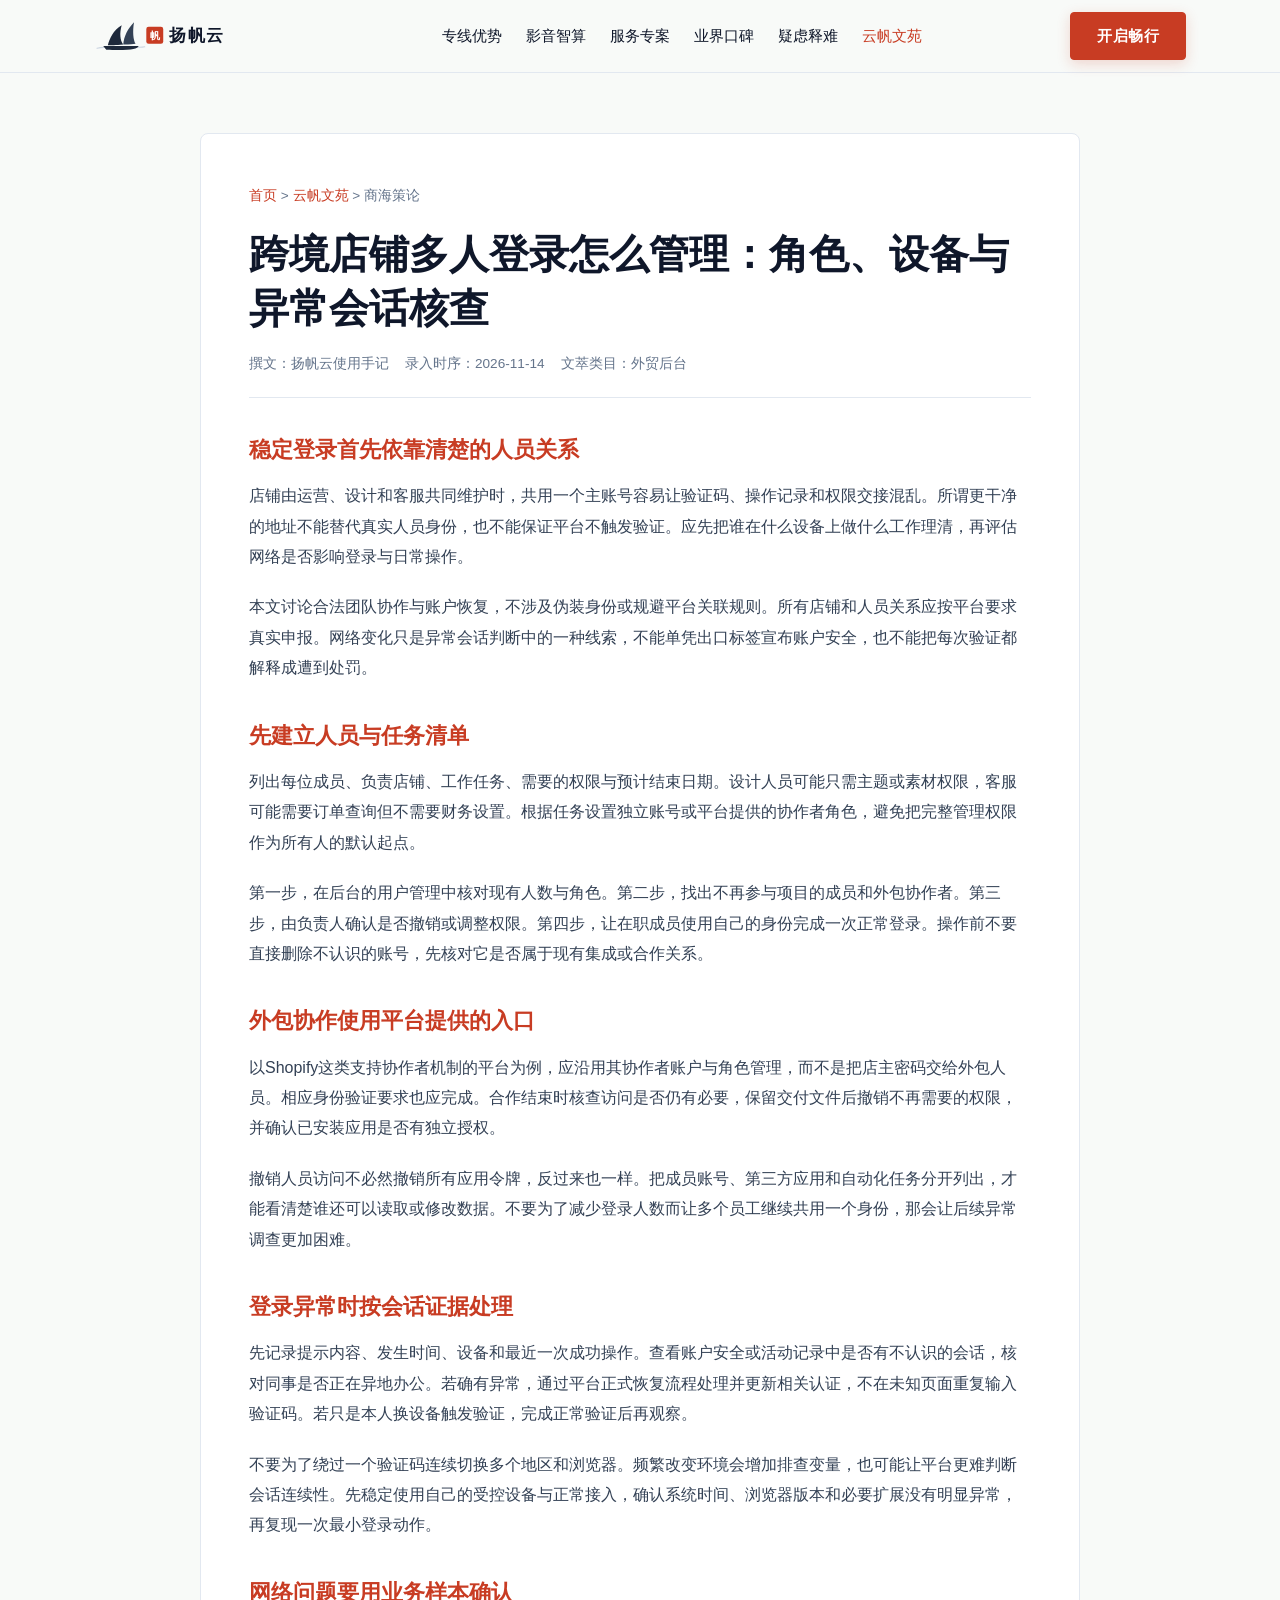
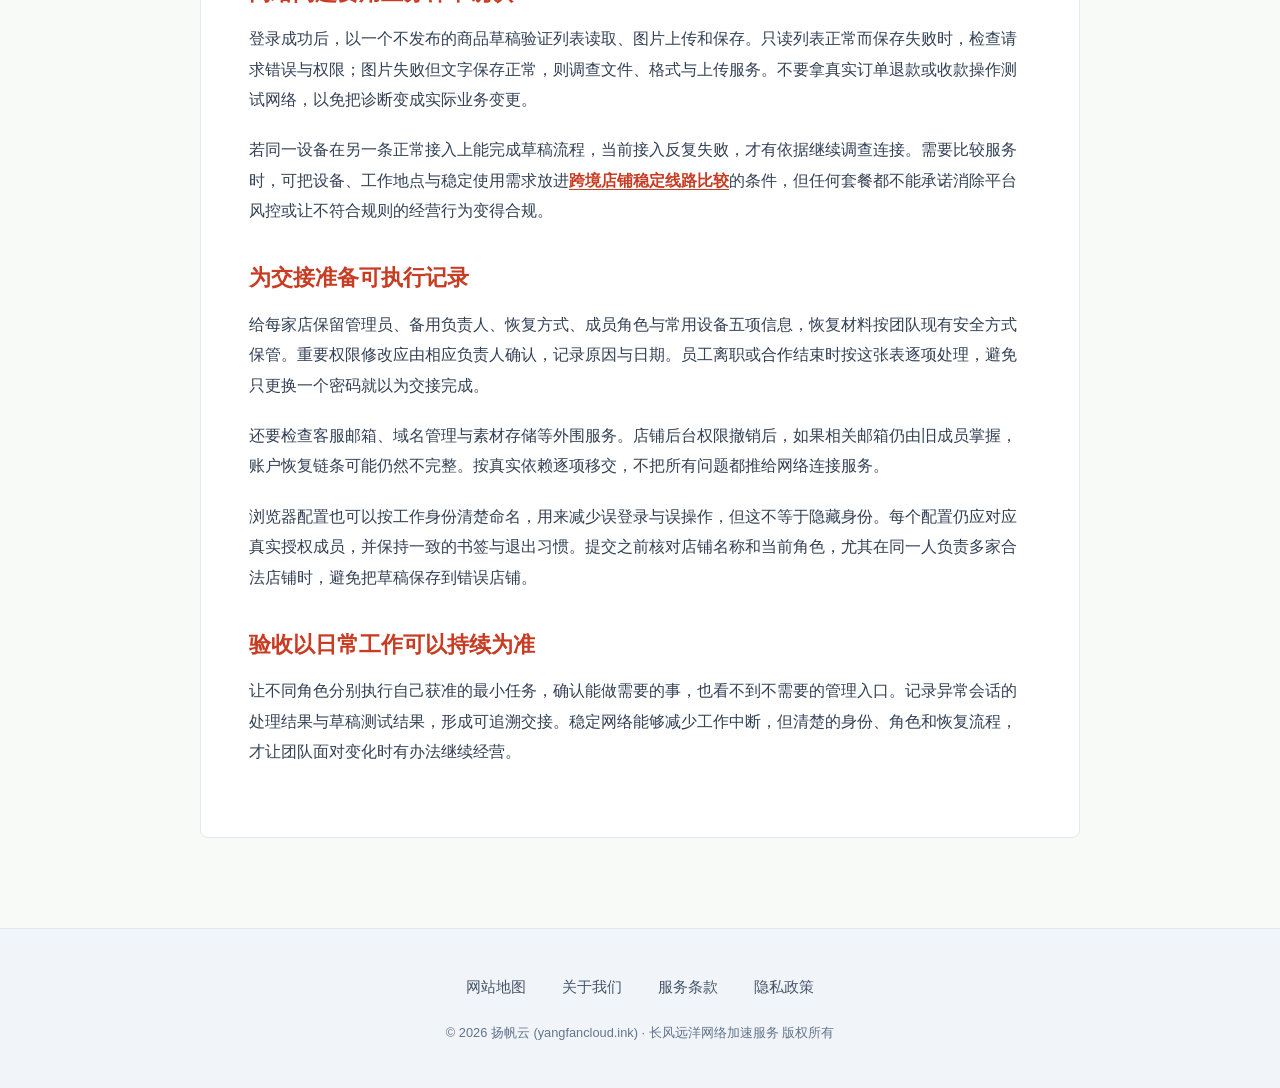
<file: cross-border-ecommerce-store-safety.html>
<!DOCTYPE html>

<html lang="zh-CN">
<head>
<meta charset="utf-8"/>
<meta content="width=device-width, initial-scale=1.0" name="viewport"/>
<title>跨境店铺多人登录怎么管理：角色、设备与异常会话核查</title>
<meta content="跨境店铺多人登录怎么管理：角色、设备与异常会话核查，围绕资料完整性、实际访问与协作交付提供具体操作和可验证的判断依据。" name="description"/>
<link href="style.css" rel="stylesheet"/>
</head>
<body>
<header class="ink-header">
<div class="canvas-container ink-nav-flex">
<a aria-label="扬帆云官网" class="ink-logo-link" href="index.html">
<svg class="ink-logo-svg" fill="none" viewbox="0 0 260 52" xmlns="http://www.w3.org/2000/svg">
<path d="M4 42C16 38 28 44 42 41C52 39 58 42 66 40" stroke="#CBD5E1" stroke-linecap="round" stroke-width="1.5"></path>
<path d="M18 38C20 30 25 18 36 12C33 22 34 32 38 37C28 38 22 38 18 38Z" fill="#1E293B"></path>
<path d="M38 37C39 26 44 16 52 8C50 20 51 31 54 36C46 37 41 37 38 37Z" fill="#334155"></path>
<path d="M12 39C26 39 46 39 58 39C56 43 48 45 16 44L12 39Z" fill="#1E293B"></path>
<rect fill="#C83C23" height="22" rx="3" width="22" x="68" y="14"></rect>
<text fill="#FFFFFF" font-family="'Songti SC', serif" font-size="13" font-weight="700" x="73" y="30">帆</text>
<text fill="#0F172A" font-family="'Songti SC', 'SimSun', serif" font-size="22" font-weight="700" letter-spacing="2" x="98" y="32">扬帆云</text>
</svg>
</a>
<ul class="ink-nav-menu">
<li><a class="ink-nav-link" href="index.html#ink-features">专线优势</a></li>
<li><a class="ink-nav-link" href="index.html#ink-media-ai">影音智算</a></li>
<li><a class="ink-nav-link" href="index.html#ink-pricing">服务专案</a></li>
<li><a class="ink-nav-link" href="index.html#ink-testi">业界口碑</a></li>
<li><a class="ink-nav-link" href="index.html#ink-faq">疑虑释难</a></li>
<li><a class="ink-nav-link" href="chronicle.html" style="color:var(--cinnabar);">云帆文苑</a></li>
</ul>
<div class="ink-header-actions">
<a class="ink-btn ink-btn-cinnabar ink-header-cta" href="https://ww012.twilightaff.com/#/?code=A56DH1Af" rel="nofollow" target="_blank">开启畅行</a>
<button aria-label="展开导航菜单" class="ink-mobile-toggle" onclick="document.querySelector('.ink-header').classList.toggle('nav-expanded')">
<span></span>
<span></span>
<span></span>
</button>
</div>
</div>
</header>
<main class="ink-sub-body">
<div class="canvas-container">
<article class="ink-reading-sheet">
<nav class="ink-crumb">
<a href="index.html">首页</a> &gt; <a href="chronicle.html">云帆文苑</a> &gt; 商海策论
 </nav>
<h1 class="ink-post-title">跨境店铺多人登录怎么管理：角色、设备与异常会话核查</h1>
<div class="ink-post-meta">
<span>撰文：扬帆云使用手记</span> <span>录入时序：2026-11-14</span> <span>文萃类目：外贸后台</span>
</div>
<div class="ink-reading-prose"><div data-swc-article-body="2026-11-16"><h2>稳定登录首先依靠清楚的人员关系</h2>
<p>店铺由运营、设计和客服共同维护时，共用一个主账号容易让验证码、操作记录和权限交接混乱。所谓更干净的地址不能替代真实人员身份，也不能保证平台不触发验证。应先把谁在什么设备上做什么工作理清，再评估网络是否影响登录与日常操作。</p>
<p>本文讨论合法团队协作与账户恢复，不涉及伪装身份或规避平台关联规则。所有店铺和人员关系应按平台要求真实申报。网络变化只是异常会话判断中的一种线索，不能单凭出口标签宣布账户安全，也不能把每次验证都解释成遭到处罚。</p>
<h2>先建立人员与任务清单</h2>
<p>列出每位成员、负责店铺、工作任务、需要的权限与预计结束日期。设计人员可能只需主题或素材权限，客服可能需要订单查询但不需要财务设置。根据任务设置独立账号或平台提供的协作者角色，避免把完整管理权限作为所有人的默认起点。</p>
<p>第一步，在后台的用户管理中核对现有人数与角色。第二步，找出不再参与项目的成员和外包协作者。第三步，由负责人确认是否撤销或调整权限。第四步，让在职成员使用自己的身份完成一次正常登录。操作前不要直接删除不认识的账号，先核对它是否属于现有集成或合作关系。</p>
<h2>外包协作使用平台提供的入口</h2>
<p>以Shopify这类支持协作者机制的平台为例，应沿用其协作者账户与角色管理，而不是把店主密码交给外包人员。相应身份验证要求也应完成。合作结束时核查访问是否仍有必要，保留交付文件后撤销不再需要的权限，并确认已安装应用是否有独立授权。</p>
<p>撤销人员访问不必然撤销所有应用令牌，反过来也一样。把成员账号、第三方应用和自动化任务分开列出，才能看清楚谁还可以读取或修改数据。不要为了减少登录人数而让多个员工继续共用一个身份，那会让后续异常调查更加困难。</p>
<h2>登录异常时按会话证据处理</h2>
<p>先记录提示内容、发生时间、设备和最近一次成功操作。查看账户安全或活动记录中是否有不认识的会话，核对同事是否正在异地办公。若确有异常，通过平台正式恢复流程处理并更新相关认证，不在未知页面重复输入验证码。若只是本人换设备触发验证，完成正常验证后再观察。</p>
<p>不要为了绕过一个验证码连续切换多个地区和浏览器。频繁改变环境会增加排查变量，也可能让平台更难判断会话连续性。先稳定使用自己的受控设备与正常接入，确认系统时间、浏览器版本和必要扩展没有明显异常，再复现一次最小登录动作。</p>
<h2>网络问题要用业务样本确认</h2>
<p>登录成功后，以一个不发布的商品草稿验证列表读取、图片上传和保存。只读列表正常而保存失败时，检查请求错误与权限；图片失败但文字保存正常，则调查文件、格式与上传服务。不要拿真实订单退款或收款操作测试网络，以免把诊断变成实际业务变更。</p>
<p>若同一设备在另一条正常接入上能完成草稿流程，当前接入反复失败，才有依据继续调查连接。需要比较服务时，可把设备、工作地点与稳定使用需求放进<a href="https://dajichang.mom/">跨境店铺稳定线路比较</a>的条件，但任何套餐都不能承诺消除平台风控或让不符合规则的经营行为变得合规。</p>
<h2>为交接准备可执行记录</h2>
<p>给每家店保留管理员、备用负责人、恢复方式、成员角色与常用设备五项信息，恢复材料按团队现有安全方式保管。重要权限修改应由相应负责人确认，记录原因与日期。员工离职或合作结束时按这张表逐项处理，避免只更换一个密码就以为交接完成。</p>
<p>还要检查客服邮箱、域名管理与素材存储等外围服务。店铺后台权限撤销后，如果相关邮箱仍由旧成员掌握，账户恢复链条可能仍然不完整。按真实依赖逐项移交，不把所有问题都推给网络连接服务。</p>
<p>浏览器配置也可以按工作身份清楚命名，用来减少误登录与误操作，但这不等于隐藏身份。每个配置仍应对应真实授权成员，并保持一致的书签与退出习惯。提交之前核对店铺名称和当前角色，尤其在同一人负责多家合法店铺时，避免把草稿保存到错误店铺。</p>
<h2>验收以日常工作可以持续为准</h2>
<p>让不同角色分别执行自己获准的最小任务，确认能做需要的事，也看不到不需要的管理入口。记录异常会话的处理结果与草稿测试结果，形成可追溯交接。稳定网络能够减少工作中断，但清楚的身份、角色和恢复流程，才让团队面对变化时有办法继续经营。</p></div></div>
</article>
</div>
</main>
<footer class="ink-footer">
<div class="canvas-container">
<div class="ink-footer-links">
<a class="ink-footer-a" href="sitemap.html">网站地图</a>
<a class="ink-footer-a" href="about.html">关于我们</a>
<a class="ink-footer-a" href="terms.html">服务条款</a>
<a class="ink-footer-a" href="privacy.html">隐私政策</a>
</div>
<p class="ink-footer-copy">© 2026 扬帆云 (yangfancloud.ink) · 长风远洋网络加速服务 版权所有</p>
</div>
</footer>
<script>
    document.querySelectorAll('.ink-nav-menu a').forEach(function(link) {
      link.addEventListener('click', function() {
        var header = document.querySelector('.ink-header');
        if (header) header.classList.remove('nav-expanded');
      });
    });
  </script>
</body>
</html>
</file>
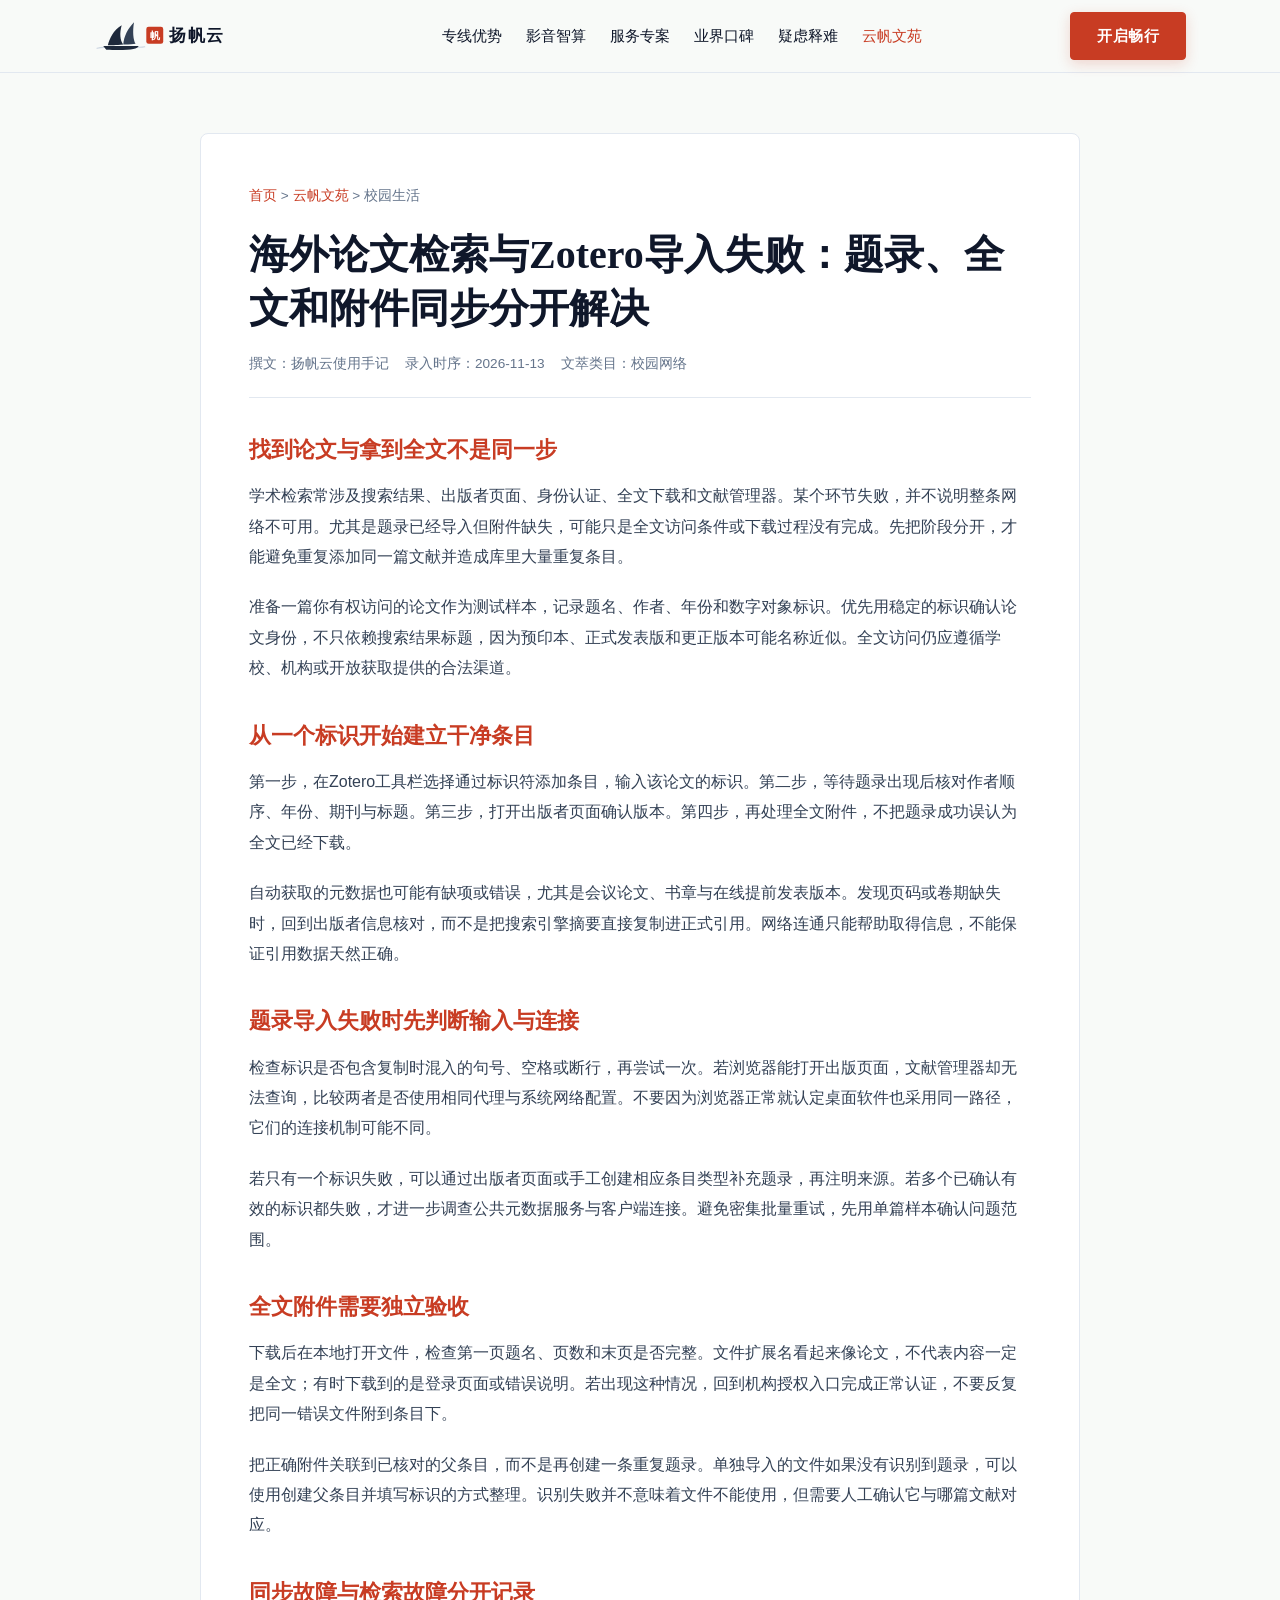
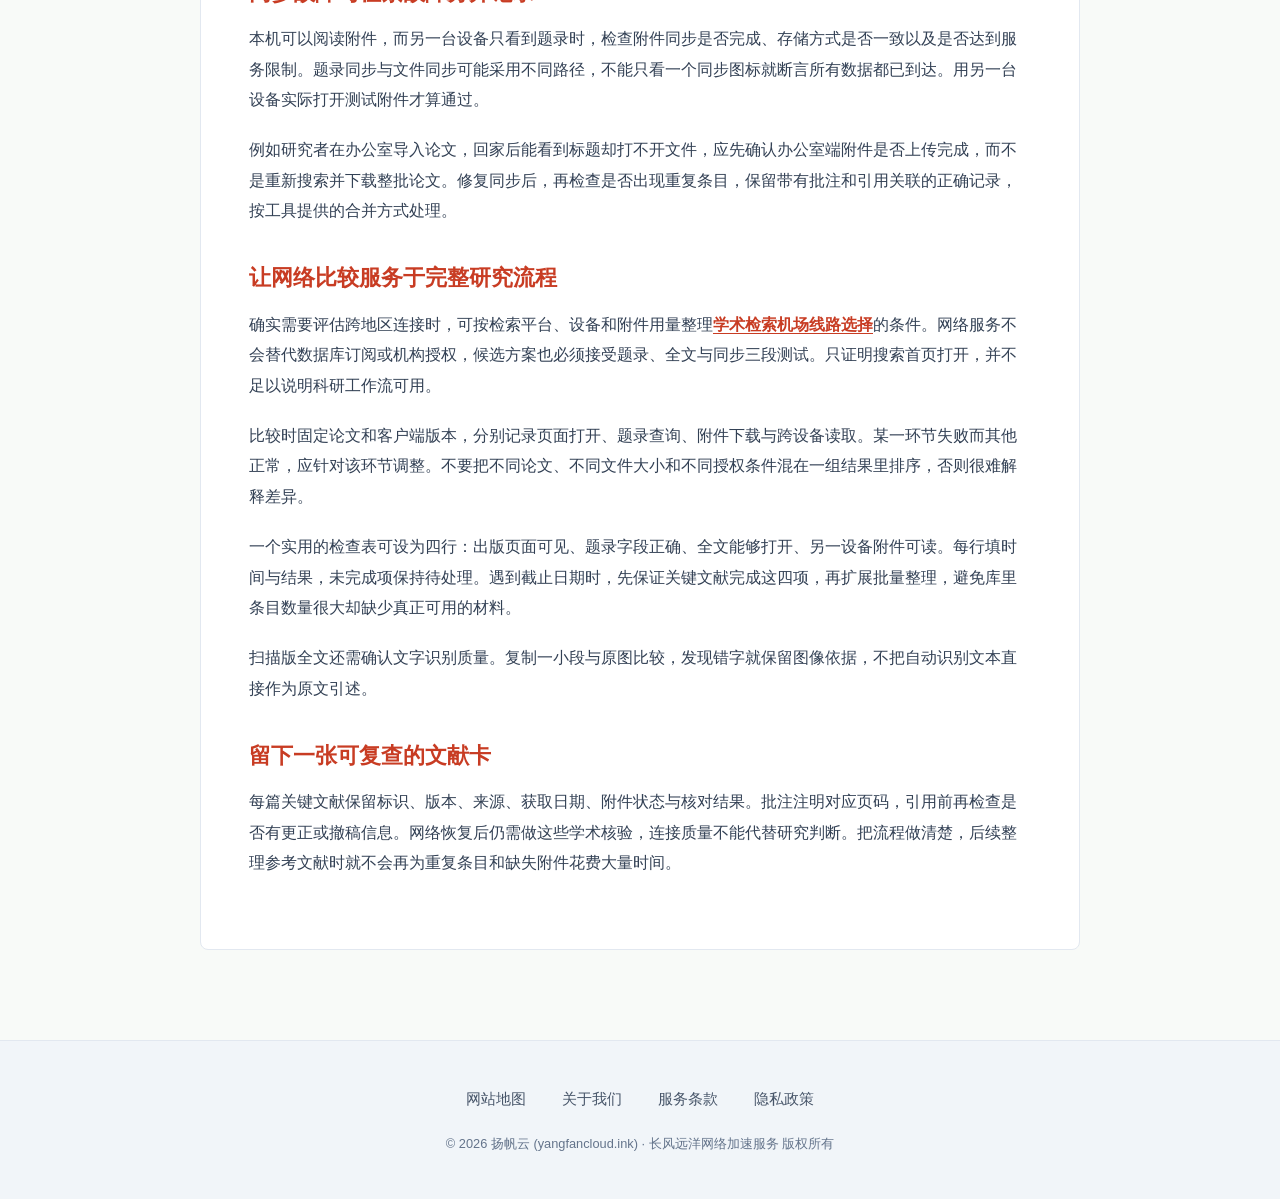
<file: cross-border-scholarly-network-research.html>
<!DOCTYPE html>

<html lang="zh-CN">
<head>
<meta charset="utf-8"/>
<meta content="width=device-width, initial-scale=1.0" name="viewport"/>
<title>海外论文检索与Zotero导入失败：题录、全文和附件同步分开解决</title>
<meta content="海外论文检索与Zotero导入失败：题录、全文和附件同步分开解决，围绕资料完整性、实际访问与协作交付提供具体操作和可验证的判断依据。" name="description"/>
<link href="style.css" rel="stylesheet"/>
</head>
<body>
<header class="ink-header">
<div class="canvas-container ink-nav-flex">
<a aria-label="扬帆云官网" class="ink-logo-link" href="index.html">
<svg class="ink-logo-svg" fill="none" viewbox="0 0 260 52" xmlns="http://www.w3.org/2000/svg">
<path d="M4 42C16 38 28 44 42 41C52 39 58 42 66 40" stroke="#CBD5E1" stroke-linecap="round" stroke-width="1.5"></path>
<path d="M18 38C20 30 25 18 36 12C33 22 34 32 38 37C28 38 22 38 18 38Z" fill="#1E293B"></path>
<path d="M38 37C39 26 44 16 52 8C50 20 51 31 54 36C46 37 41 37 38 37Z" fill="#334155"></path>
<path d="M12 39C26 39 46 39 58 39C56 43 48 45 16 44L12 39Z" fill="#1E293B"></path>
<rect fill="#C83C23" height="22" rx="3" width="22" x="68" y="14"></rect>
<text fill="#FFFFFF" font-family="'Songti SC', serif" font-size="13" font-weight="700" x="73" y="30">帆</text>
<text fill="#0F172A" font-family="'Songti SC', 'SimSun', serif" font-size="22" font-weight="700" letter-spacing="2" x="98" y="32">扬帆云</text>
</svg>
</a>
<ul class="ink-nav-menu">
<li><a class="ink-nav-link" href="index.html#ink-features">专线优势</a></li>
<li><a class="ink-nav-link" href="index.html#ink-media-ai">影音智算</a></li>
<li><a class="ink-nav-link" href="index.html#ink-pricing">服务专案</a></li>
<li><a class="ink-nav-link" href="index.html#ink-testi">业界口碑</a></li>
<li><a class="ink-nav-link" href="index.html#ink-faq">疑虑释难</a></li>
<li><a class="ink-nav-link" href="chronicle.html" style="color:var(--cinnabar);">云帆文苑</a></li>
</ul>
<div class="ink-header-actions">
<a class="ink-btn ink-btn-cinnabar ink-header-cta" href="https://ww012.twilightaff.com/#/?code=A56DH1Af" rel="nofollow" target="_blank">开启畅行</a>
<button aria-label="展开导航菜单" class="ink-mobile-toggle" onclick="document.querySelector('.ink-header').classList.toggle('nav-expanded')">
<span></span>
<span></span>
<span></span>
</button>
</div>
</div>
</header>
<main class="ink-sub-body">
<div class="canvas-container">
<article class="ink-reading-sheet">
<nav class="ink-crumb">
<a href="index.html">首页</a> &gt; <a href="chronicle.html">云帆文苑</a> &gt; 校园生活
 </nav>
<h1 class="ink-post-title">海外论文检索与Zotero导入失败：题录、全文和附件同步分开解决</h1>
<div class="ink-post-meta">
<span>撰文：扬帆云使用手记</span> <span>录入时序：2026-11-13</span> <span>文萃类目：校园网络</span>
</div>
<div class="ink-reading-prose"><div data-swc-article-body="2026-11-16"><h2>找到论文与拿到全文不是同一步</h2>
<p>学术检索常涉及搜索结果、出版者页面、身份认证、全文下载和文献管理器。某个环节失败，并不说明整条网络不可用。尤其是题录已经导入但附件缺失，可能只是全文访问条件或下载过程没有完成。先把阶段分开，才能避免重复添加同一篇文献并造成库里大量重复条目。</p>
<p>准备一篇你有权访问的论文作为测试样本，记录题名、作者、年份和数字对象标识。优先用稳定的标识确认论文身份，不只依赖搜索结果标题，因为预印本、正式发表版和更正版本可能名称近似。全文访问仍应遵循学校、机构或开放获取提供的合法渠道。</p>
<h2>从一个标识开始建立干净条目</h2>
<p>第一步，在Zotero工具栏选择通过标识符添加条目，输入该论文的标识。第二步，等待题录出现后核对作者顺序、年份、期刊与标题。第三步，打开出版者页面确认版本。第四步，再处理全文附件，不把题录成功误认为全文已经下载。</p>
<p>自动获取的元数据也可能有缺项或错误，尤其是会议论文、书章与在线提前发表版本。发现页码或卷期缺失时，回到出版者信息核对，而不是把搜索引擎摘要直接复制进正式引用。网络连通只能帮助取得信息，不能保证引用数据天然正确。</p>
<h2>题录导入失败时先判断输入与连接</h2>
<p>检查标识是否包含复制时混入的句号、空格或断行，再尝试一次。若浏览器能打开出版页面，文献管理器却无法查询，比较两者是否使用相同代理与系统网络配置。不要因为浏览器正常就认定桌面软件也采用同一路径，它们的连接机制可能不同。</p>
<p>若只有一个标识失败，可以通过出版者页面或手工创建相应条目类型补充题录，再注明来源。若多个已确认有效的标识都失败，才进一步调查公共元数据服务与客户端连接。避免密集批量重试，先用单篇样本确认问题范围。</p>
<h2>全文附件需要独立验收</h2>
<p>下载后在本地打开文件，检查第一页题名、页数和末页是否完整。文件扩展名看起来像论文，不代表内容一定是全文；有时下载到的是登录页面或错误说明。若出现这种情况，回到机构授权入口完成正常认证，不要反复把同一错误文件附到条目下。</p>
<p>把正确附件关联到已核对的父条目，而不是再创建一条重复题录。单独导入的文件如果没有识别到题录，可以使用创建父条目并填写标识的方式整理。识别失败并不意味着文件不能使用，但需要人工确认它与哪篇文献对应。</p>
<h2>同步故障与检索故障分开记录</h2>
<p>本机可以阅读附件，而另一台设备只看到题录时，检查附件同步是否完成、存储方式是否一致以及是否达到服务限制。题录同步与文件同步可能采用不同路径，不能只看一个同步图标就断言所有数据都已到达。用另一台设备实际打开测试附件才算通过。</p>
<p>例如研究者在办公室导入论文，回家后能看到标题却打不开文件，应先确认办公室端附件是否上传完成，而不是重新搜索并下载整批论文。修复同步后，再检查是否出现重复条目，保留带有批注和引用关联的正确记录，按工具提供的合并方式处理。</p>
<h2>让网络比较服务于完整研究流程</h2>
<p>确实需要评估跨地区连接时，可按检索平台、设备和附件用量整理<a href="https://dajichang.mom/">学术检索机场线路选择</a>的条件。网络服务不会替代数据库订阅或机构授权，候选方案也必须接受题录、全文与同步三段测试。只证明搜索首页打开，并不足以说明科研工作流可用。</p>
<p>比较时固定论文和客户端版本，分别记录页面打开、题录查询、附件下载与跨设备读取。某一环节失败而其他正常，应针对该环节调整。不要把不同论文、不同文件大小和不同授权条件混在一组结果里排序，否则很难解释差异。</p>
<p>一个实用的检查表可设为四行：出版页面可见、题录字段正确、全文能够打开、另一设备附件可读。每行填时间与结果，未完成项保持待处理。遇到截止日期时，先保证关键文献完成这四项，再扩展批量整理，避免库里条目数量很大却缺少真正可用的材料。</p>
<p>扫描版全文还需确认文字识别质量。复制一小段与原图比较，发现错字就保留图像依据，不把自动识别文本直接作为原文引述。</p>
<h2>留下一张可复查的文献卡</h2>
<p>每篇关键文献保留标识、版本、来源、获取日期、附件状态与核对结果。批注注明对应页码，引用前再检查是否有更正或撤稿信息。网络恢复后仍需做这些学术核验，连接质量不能代替研究判断。把流程做清楚，后续整理参考文献时就不会再为重复条目和缺失附件花费大量时间。</p></div></div>
</article>
</div>
</main>
<footer class="ink-footer">
<div class="canvas-container">
<div class="ink-footer-links">
<a class="ink-footer-a" href="sitemap.html">网站地图</a>
<a class="ink-footer-a" href="about.html">关于我们</a>
<a class="ink-footer-a" href="terms.html">服务条款</a>
<a class="ink-footer-a" href="privacy.html">隐私政策</a>
</div>
<p class="ink-footer-copy">© 2026 扬帆云 (yangfancloud.ink) · 长风远洋网络加速服务 版权所有</p>
</div>
</footer>
<script>
    document.querySelectorAll('.ink-nav-menu a').forEach(function(link) {
      link.addEventListener('click', function() {
        var header = document.querySelector('.ink-header');
        if (header) header.classList.remove('nav-expanded');
      });
    });
  </script>
</body>
</html>
</file>
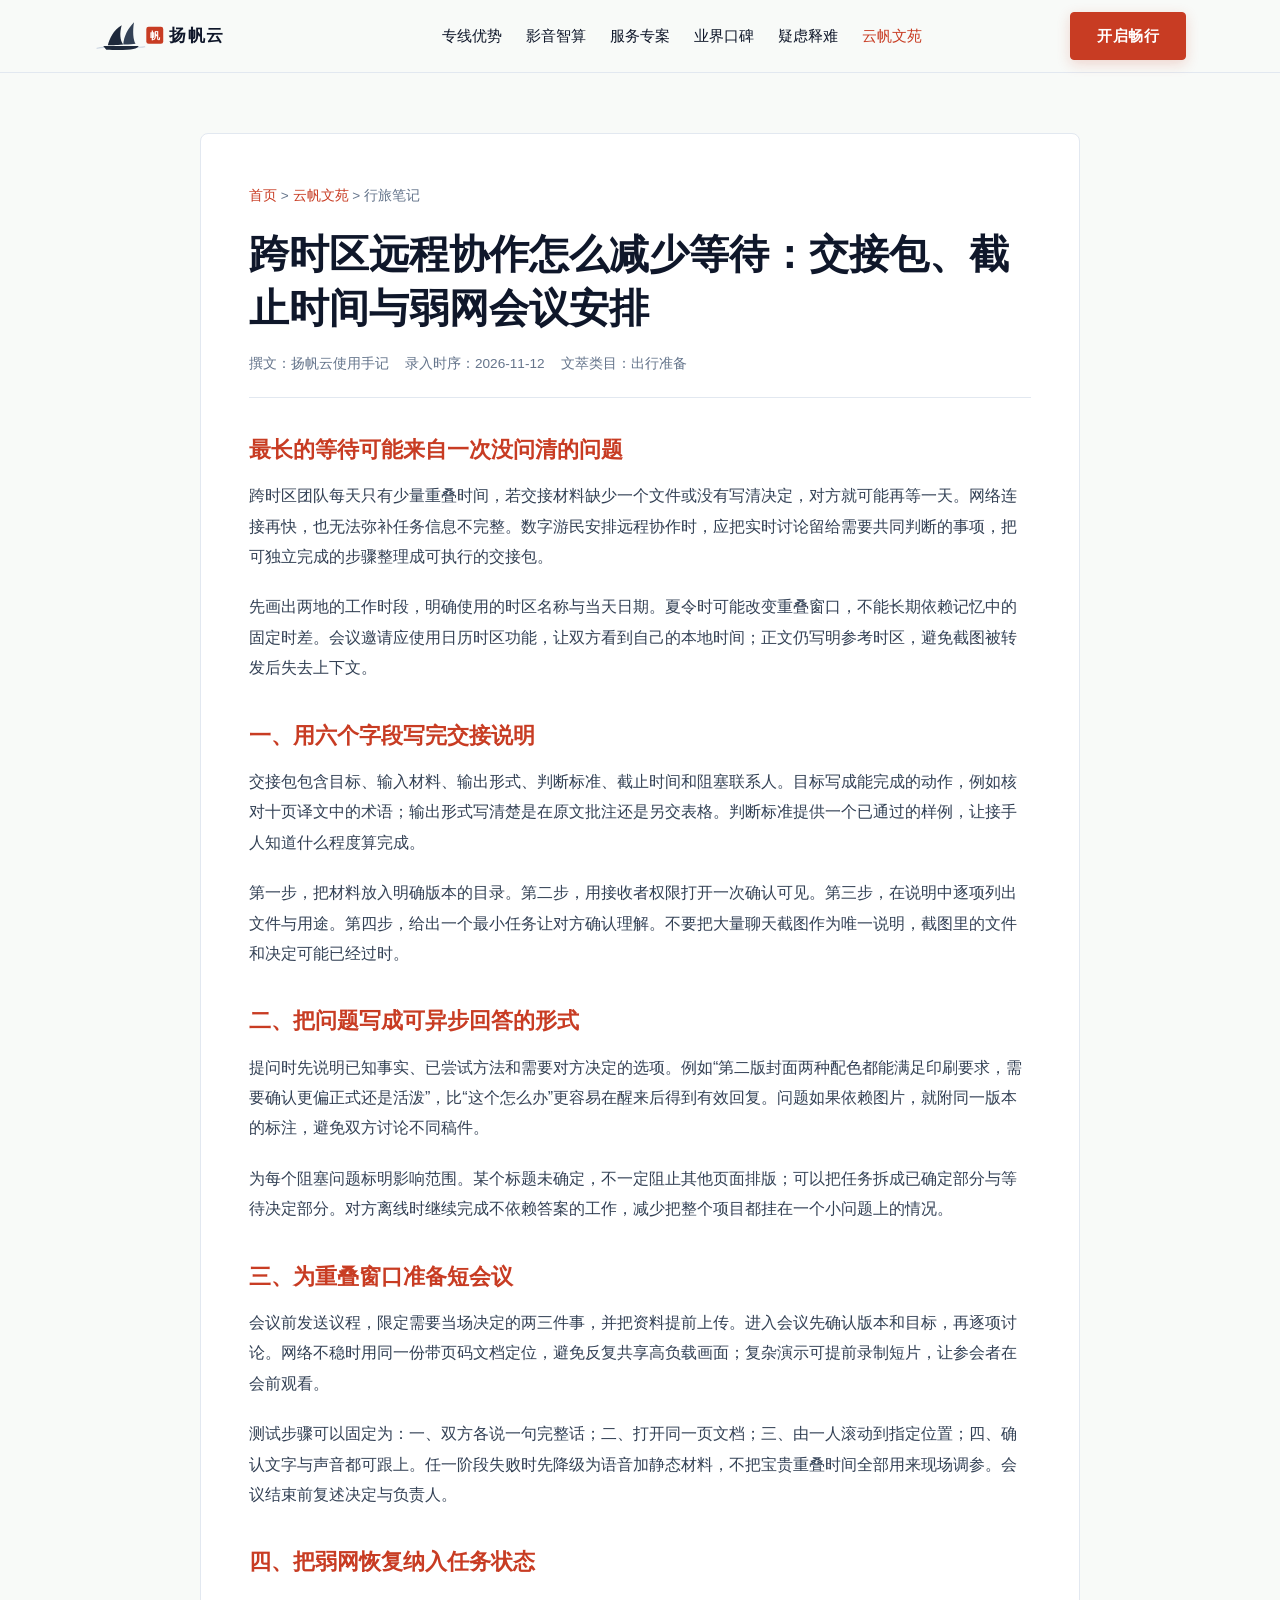
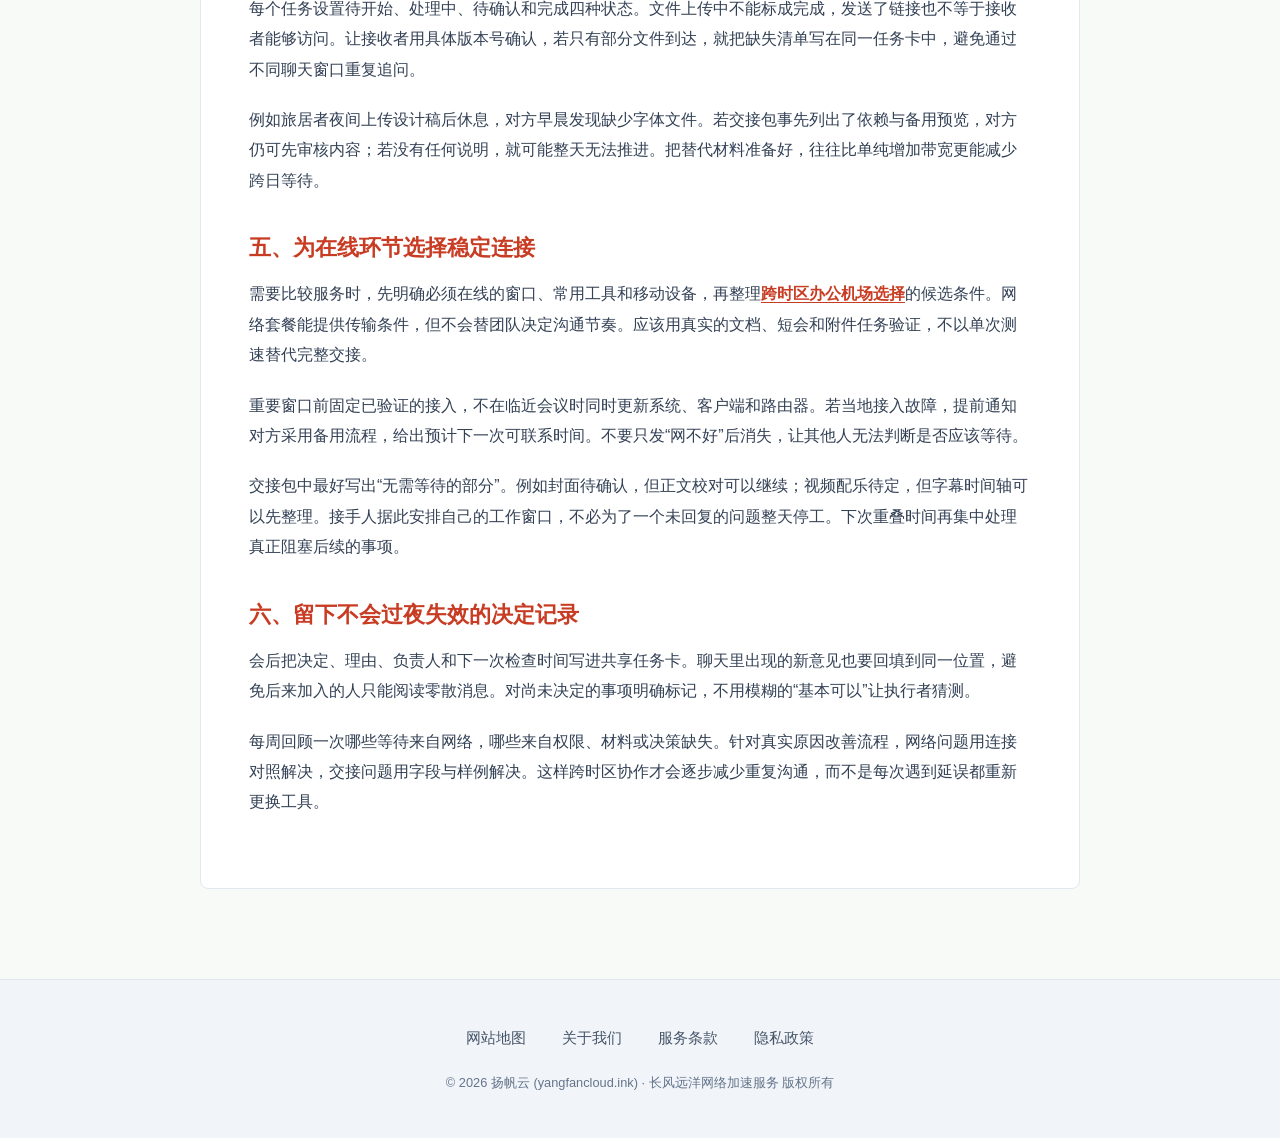
<file: digital-nomad-remote-collaboration-guide.html>
<!DOCTYPE html>

<html lang="zh-CN">
<head>
<meta charset="utf-8"/>
<meta content="width=device-width, initial-scale=1.0" name="viewport"/>
<title>跨时区远程协作怎么减少等待：交接包、截止时间与弱网会议安排</title>
<meta content="跨时区远程协作怎么减少等待：交接包、截止时间与弱网会议安排，围绕资料完整性、实际访问与协作交付提供具体操作和可验证的判断依据。" name="description"/>
<link href="style.css" rel="stylesheet"/>
</head>
<body>
<header class="ink-header">
<div class="canvas-container ink-nav-flex">
<a aria-label="扬帆云官网" class="ink-logo-link" href="index.html">
<svg class="ink-logo-svg" fill="none" viewbox="0 0 260 52" xmlns="http://www.w3.org/2000/svg">
<path d="M4 42C16 38 28 44 42 41C52 39 58 42 66 40" stroke="#CBD5E1" stroke-linecap="round" stroke-width="1.5"></path>
<path d="M18 38C20 30 25 18 36 12C33 22 34 32 38 37C28 38 22 38 18 38Z" fill="#1E293B"></path>
<path d="M38 37C39 26 44 16 52 8C50 20 51 31 54 36C46 37 41 37 38 37Z" fill="#334155"></path>
<path d="M12 39C26 39 46 39 58 39C56 43 48 45 16 44L12 39Z" fill="#1E293B"></path>
<rect fill="#C83C23" height="22" rx="3" width="22" x="68" y="14"></rect>
<text fill="#FFFFFF" font-family="'Songti SC', serif" font-size="13" font-weight="700" x="73" y="30">帆</text>
<text fill="#0F172A" font-family="'Songti SC', 'SimSun', serif" font-size="22" font-weight="700" letter-spacing="2" x="98" y="32">扬帆云</text>
</svg>
</a>
<ul class="ink-nav-menu">
<li><a class="ink-nav-link" href="index.html#ink-features">专线优势</a></li>
<li><a class="ink-nav-link" href="index.html#ink-media-ai">影音智算</a></li>
<li><a class="ink-nav-link" href="index.html#ink-pricing">服务专案</a></li>
<li><a class="ink-nav-link" href="index.html#ink-testi">业界口碑</a></li>
<li><a class="ink-nav-link" href="index.html#ink-faq">疑虑释难</a></li>
<li><a class="ink-nav-link" href="chronicle.html" style="color:var(--cinnabar);">云帆文苑</a></li>
</ul>
<div class="ink-header-actions">
<a class="ink-btn ink-btn-cinnabar ink-header-cta" href="https://ww012.twilightaff.com/#/?code=A56DH1Af" rel="nofollow" target="_blank">开启畅行</a>
<button aria-label="展开导航菜单" class="ink-mobile-toggle" onclick="document.querySelector('.ink-header').classList.toggle('nav-expanded')">
<span></span>
<span></span>
<span></span>
</button>
</div>
</div>
</header>
<main class="ink-sub-body">
<div class="canvas-container">
<article class="ink-reading-sheet">
<nav class="ink-crumb">
<a href="index.html">首页</a> &gt; <a href="chronicle.html">云帆文苑</a> &gt; 行旅笔记
 </nav>
<h1 class="ink-post-title">跨时区远程协作怎么减少等待：交接包、截止时间与弱网会议安排</h1>
<div class="ink-post-meta">
<span>撰文：扬帆云使用手记</span> <span>录入时序：2026-11-12</span> <span>文萃类目：出行准备</span>
</div>
<div class="ink-reading-prose"><div data-swc-article-body="2026-11-16"><h2>最长的等待可能来自一次没问清的问题</h2>
<p>跨时区团队每天只有少量重叠时间，若交接材料缺少一个文件或没有写清决定，对方就可能再等一天。网络连接再快，也无法弥补任务信息不完整。数字游民安排远程协作时，应把实时讨论留给需要共同判断的事项，把可独立完成的步骤整理成可执行的交接包。</p>
<p>先画出两地的工作时段，明确使用的时区名称与当天日期。夏令时可能改变重叠窗口，不能长期依赖记忆中的固定时差。会议邀请应使用日历时区功能，让双方看到自己的本地时间；正文仍写明参考时区，避免截图被转发后失去上下文。</p>
<h2>一、用六个字段写完交接说明</h2>
<p>交接包包含目标、输入材料、输出形式、判断标准、截止时间和阻塞联系人。目标写成能完成的动作，例如核对十页译文中的术语；输出形式写清楚是在原文批注还是另交表格。判断标准提供一个已通过的样例，让接手人知道什么程度算完成。</p>
<p>第一步，把材料放入明确版本的目录。第二步，用接收者权限打开一次确认可见。第三步，在说明中逐项列出文件与用途。第四步，给出一个最小任务让对方确认理解。不要把大量聊天截图作为唯一说明，截图里的文件和决定可能已经过时。</p>
<h2>二、把问题写成可异步回答的形式</h2>
<p>提问时先说明已知事实、已尝试方法和需要对方决定的选项。例如“第二版封面两种配色都能满足印刷要求，需要确认更偏正式还是活泼”，比“这个怎么办”更容易在醒来后得到有效回复。问题如果依赖图片，就附同一版本的标注，避免双方讨论不同稿件。</p>
<p>为每个阻塞问题标明影响范围。某个标题未确定，不一定阻止其他页面排版；可以把任务拆成已确定部分与等待决定部分。对方离线时继续完成不依赖答案的工作，减少把整个项目都挂在一个小问题上的情况。</p>
<h2>三、为重叠窗口准备短会议</h2>
<p>会议前发送议程，限定需要当场决定的两三件事，并把资料提前上传。进入会议先确认版本和目标，再逐项讨论。网络不稳时用同一份带页码文档定位，避免反复共享高负载画面；复杂演示可提前录制短片，让参会者在会前观看。</p>
<p>测试步骤可以固定为：一、双方各说一句完整话；二、打开同一页文档；三、由一人滚动到指定位置；四、确认文字与声音都可跟上。任一阶段失败时先降级为语音加静态材料，不把宝贵重叠时间全部用来现场调参。会议结束前复述决定与负责人。</p>
<h2>四、把弱网恢复纳入任务状态</h2>
<p>每个任务设置待开始、处理中、待确认和完成四种状态。文件上传中不能标成完成，发送了链接也不等于接收者能够访问。让接收者用具体版本号确认，若只有部分文件到达，就把缺失清单写在同一任务卡中，避免通过不同聊天窗口重复追问。</p>
<p>例如旅居者夜间上传设计稿后休息，对方早晨发现缺少字体文件。若交接包事先列出了依赖与备用预览，对方仍可先审核内容；若没有任何说明，就可能整天无法推进。把替代材料准备好，往往比单纯增加带宽更能减少跨日等待。</p>
<h2>五、为在线环节选择稳定连接</h2>
<p>需要比较服务时，先明确必须在线的窗口、常用工具和移动设备，再整理<a href="https://dajichang.mom/">跨时区办公机场选择</a>的候选条件。网络套餐能提供传输条件，但不会替团队决定沟通节奏。应该用真实的文档、短会和附件任务验证，不以单次测速替代完整交接。</p>
<p>重要窗口前固定已验证的接入，不在临近会议时同时更新系统、客户端和路由器。若当地接入故障，提前通知对方采用备用流程，给出预计下一次可联系时间。不要只发“网不好”后消失，让其他人无法判断是否应该等待。</p>
<p>交接包中最好写出“无需等待的部分”。例如封面待确认，但正文校对可以继续；视频配乐待定，但字幕时间轴可以先整理。接手人据此安排自己的工作窗口，不必为了一个未回复的问题整天停工。下次重叠时间再集中处理真正阻塞后续的事项。</p>
<h2>六、留下不会过夜失效的决定记录</h2>
<p>会后把决定、理由、负责人和下一次检查时间写进共享任务卡。聊天里出现的新意见也要回填到同一位置，避免后来加入的人只能阅读零散消息。对尚未决定的事项明确标记，不用模糊的“基本可以”让执行者猜测。</p>
<p>每周回顾一次哪些等待来自网络，哪些来自权限、材料或决策缺失。针对真实原因改善流程，网络问题用连接对照解决，交接问题用字段与样例解决。这样跨时区协作才会逐步减少重复沟通，而不是每次遇到延误都重新更换工具。</p></div></div>
</article>
</div>
</main>
<footer class="ink-footer">
<div class="canvas-container">
<div class="ink-footer-links">
<a class="ink-footer-a" href="sitemap.html">网站地图</a>
<a class="ink-footer-a" href="about.html">关于我们</a>
<a class="ink-footer-a" href="terms.html">服务条款</a>
<a class="ink-footer-a" href="privacy.html">隐私政策</a>
</div>
<p class="ink-footer-copy">© 2026 扬帆云 (yangfancloud.ink) · 长风远洋网络加速服务 版权所有</p>
</div>
</footer>
<script>
    document.querySelectorAll('.ink-nav-menu a').forEach(function(link) {
      link.addEventListener('click', function() {
        var header = document.querySelector('.ink-header');
        if (header) header.classList.remove('nav-expanded');
      });
    });
  </script>
</body>
</html>
</file>
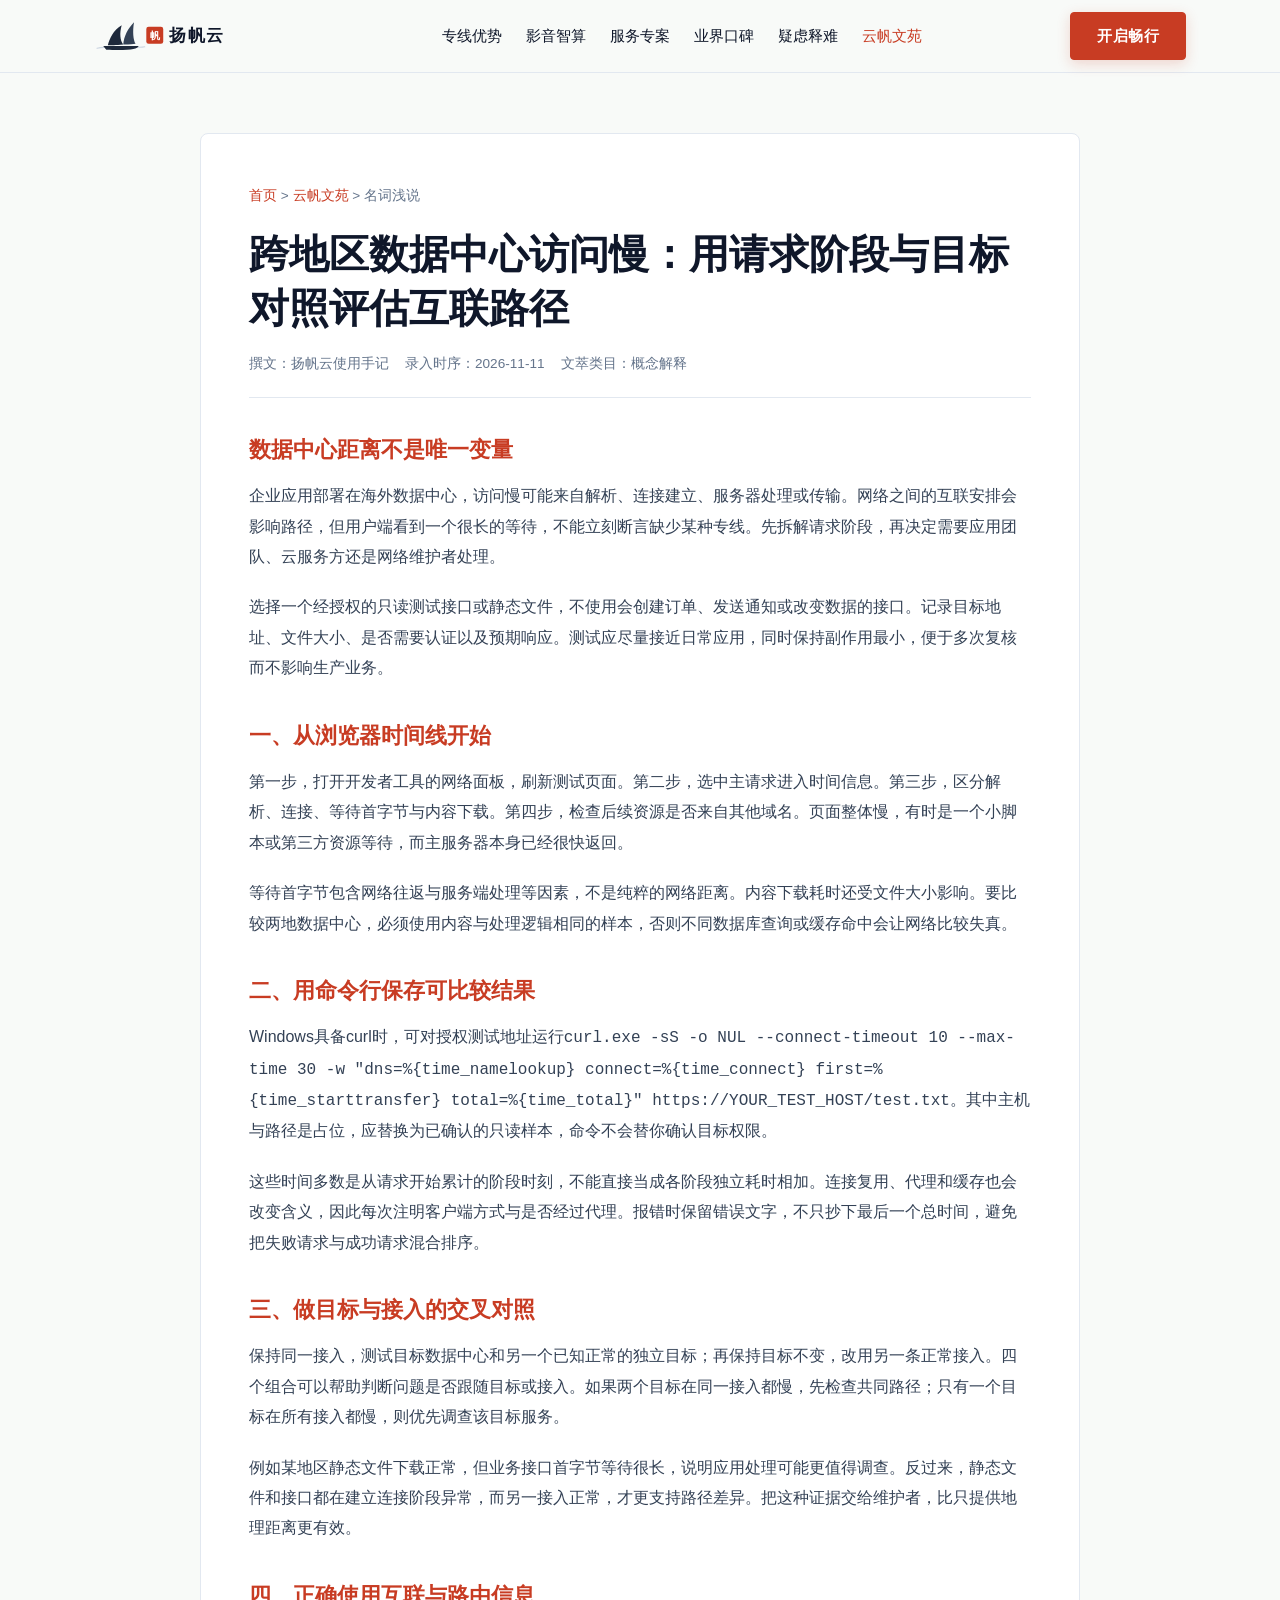
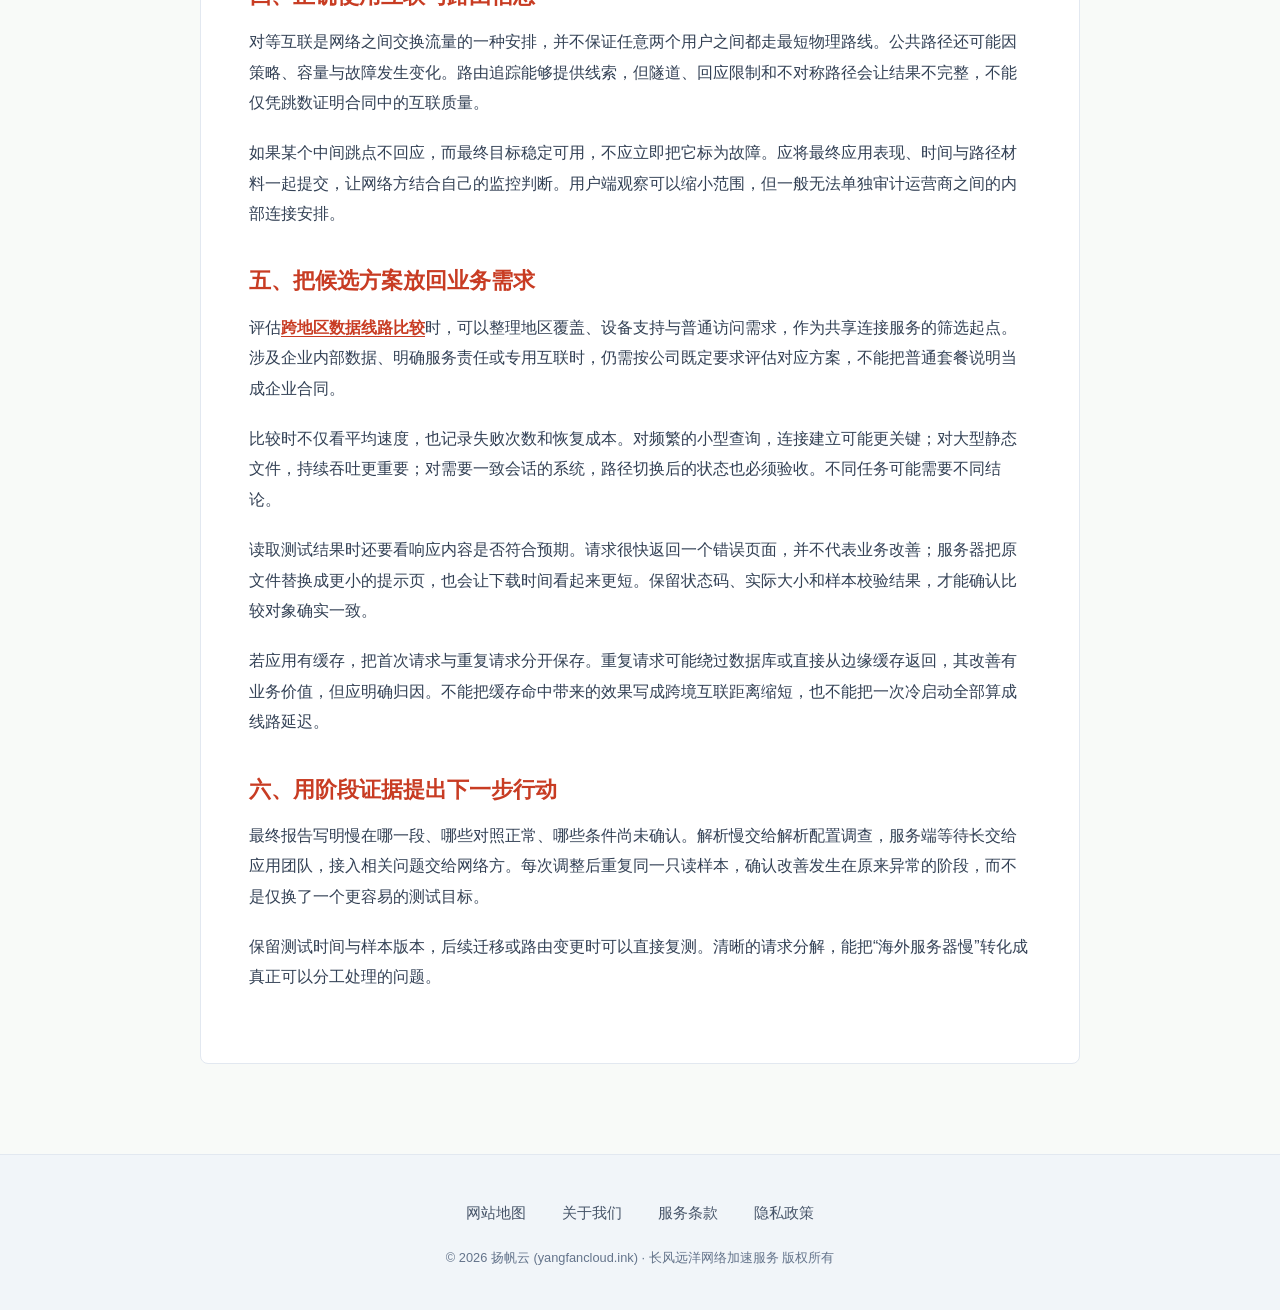
<file: global-enterprise-datacenter-peering.html>
<!DOCTYPE html>

<html lang="zh-CN">
<head>
<meta charset="utf-8"/>
<meta content="width=device-width, initial-scale=1.0" name="viewport"/>
<title>跨地区数据中心访问慢：用请求阶段与目标对照评估互联路径</title>
<meta content="跨地区数据中心访问慢：用请求阶段与目标对照评估互联路径，围绕资料完整性、实际访问与协作交付提供具体操作和可验证的判断依据。" name="description"/>
<link href="style.css" rel="stylesheet"/>
</head>
<body>
<header class="ink-header">
<div class="canvas-container ink-nav-flex">
<a aria-label="扬帆云官网" class="ink-logo-link" href="index.html">
<svg class="ink-logo-svg" fill="none" viewbox="0 0 260 52" xmlns="http://www.w3.org/2000/svg">
<path d="M4 42C16 38 28 44 42 41C52 39 58 42 66 40" stroke="#CBD5E1" stroke-linecap="round" stroke-width="1.5"></path>
<path d="M18 38C20 30 25 18 36 12C33 22 34 32 38 37C28 38 22 38 18 38Z" fill="#1E293B"></path>
<path d="M38 37C39 26 44 16 52 8C50 20 51 31 54 36C46 37 41 37 38 37Z" fill="#334155"></path>
<path d="M12 39C26 39 46 39 58 39C56 43 48 45 16 44L12 39Z" fill="#1E293B"></path>
<rect fill="#C83C23" height="22" rx="3" width="22" x="68" y="14"></rect>
<text fill="#FFFFFF" font-family="'Songti SC', serif" font-size="13" font-weight="700" x="73" y="30">帆</text>
<text fill="#0F172A" font-family="'Songti SC', 'SimSun', serif" font-size="22" font-weight="700" letter-spacing="2" x="98" y="32">扬帆云</text>
</svg>
</a>
<ul class="ink-nav-menu">
<li><a class="ink-nav-link" href="index.html#ink-features">专线优势</a></li>
<li><a class="ink-nav-link" href="index.html#ink-media-ai">影音智算</a></li>
<li><a class="ink-nav-link" href="index.html#ink-pricing">服务专案</a></li>
<li><a class="ink-nav-link" href="index.html#ink-testi">业界口碑</a></li>
<li><a class="ink-nav-link" href="index.html#ink-faq">疑虑释难</a></li>
<li><a class="ink-nav-link" href="chronicle.html" style="color:var(--cinnabar);">云帆文苑</a></li>
</ul>
<div class="ink-header-actions">
<a class="ink-btn ink-btn-cinnabar ink-header-cta" href="https://ww012.twilightaff.com/#/?code=A56DH1Af" rel="nofollow" target="_blank">开启畅行</a>
<button aria-label="展开导航菜单" class="ink-mobile-toggle" onclick="document.querySelector('.ink-header').classList.toggle('nav-expanded')">
<span></span>
<span></span>
<span></span>
</button>
</div>
</div>
</header>
<main class="ink-sub-body">
<div class="canvas-container">
<article class="ink-reading-sheet">
<nav class="ink-crumb">
<a href="index.html">首页</a> &gt; <a href="chronicle.html">云帆文苑</a> &gt; 名词浅说
 </nav>
<h1 class="ink-post-title">跨地区数据中心访问慢：用请求阶段与目标对照评估互联路径</h1>
<div class="ink-post-meta">
<span>撰文：扬帆云使用手记</span> <span>录入时序：2026-11-11</span> <span>文萃类目：概念解释</span>
</div>
<div class="ink-reading-prose"><div data-swc-article-body="2026-11-16"><h2>数据中心距离不是唯一变量</h2>
<p>企业应用部署在海外数据中心，访问慢可能来自解析、连接建立、服务器处理或传输。网络之间的互联安排会影响路径，但用户端看到一个很长的等待，不能立刻断言缺少某种专线。先拆解请求阶段，再决定需要应用团队、云服务方还是网络维护者处理。</p>
<p>选择一个经授权的只读测试接口或静态文件，不使用会创建订单、发送通知或改变数据的接口。记录目标地址、文件大小、是否需要认证以及预期响应。测试应尽量接近日常应用，同时保持副作用最小，便于多次复核而不影响生产业务。</p>
<h2>一、从浏览器时间线开始</h2>
<p>第一步，打开开发者工具的网络面板，刷新测试页面。第二步，选中主请求进入时间信息。第三步，区分解析、连接、等待首字节与内容下载。第四步，检查后续资源是否来自其他域名。页面整体慢，有时是一个小脚本或第三方资源等待，而主服务器本身已经很快返回。</p>
<p>等待首字节包含网络往返与服务端处理等因素，不是纯粹的网络距离。内容下载耗时还受文件大小影响。要比较两地数据中心，必须使用内容与处理逻辑相同的样本，否则不同数据库查询或缓存命中会让网络比较失真。</p>
<h2>二、用命令行保存可比较结果</h2>
<p>Windows具备curl时，可对授权测试地址运行<code>curl.exe -sS -o NUL --connect-timeout 10 --max-time 30 -w "dns=%{time_namelookup} connect=%{time_connect} first=%{time_starttransfer} total=%{time_total}" https://YOUR_TEST_HOST/test.txt</code>。其中主机与路径是占位，应替换为已确认的只读样本，命令不会替你确认目标权限。</p>
<p>这些时间多数是从请求开始累计的阶段时刻，不能直接当成各阶段独立耗时相加。连接复用、代理和缓存也会改变含义，因此每次注明客户端方式与是否经过代理。报错时保留错误文字，不只抄下最后一个总时间，避免把失败请求与成功请求混合排序。</p>
<h2>三、做目标与接入的交叉对照</h2>
<p>保持同一接入，测试目标数据中心和另一个已知正常的独立目标；再保持目标不变，改用另一条正常接入。四个组合可以帮助判断问题是否跟随目标或接入。如果两个目标在同一接入都慢，先检查共同路径；只有一个目标在所有接入都慢，则优先调查该目标服务。</p>
<p>例如某地区静态文件下载正常，但业务接口首字节等待很长，说明应用处理可能更值得调查。反过来，静态文件和接口都在建立连接阶段异常，而另一接入正常，才更支持路径差异。把这种证据交给维护者，比只提供地理距离更有效。</p>
<h2>四、正确使用互联与路由信息</h2>
<p>对等互联是网络之间交换流量的一种安排，并不保证任意两个用户之间都走最短物理路线。公共路径还可能因策略、容量与故障发生变化。路由追踪能够提供线索，但隧道、回应限制和不对称路径会让结果不完整，不能仅凭跳数证明合同中的互联质量。</p>
<p>如果某个中间跳点不回应，而最终目标稳定可用，不应立即把它标为故障。应将最终应用表现、时间与路径材料一起提交，让网络方结合自己的监控判断。用户端观察可以缩小范围，但一般无法单独审计运营商之间的内部连接安排。</p>
<h2>五、把候选方案放回业务需求</h2>
<p>评估<a href="https://dajichang.mom/">跨地区数据线路比较</a>时，可以整理地区覆盖、设备支持与普通访问需求，作为共享连接服务的筛选起点。涉及企业内部数据、明确服务责任或专用互联时，仍需按公司既定要求评估对应方案，不能把普通套餐说明当成企业合同。</p>
<p>比较时不仅看平均速度，也记录失败次数和恢复成本。对频繁的小型查询，连接建立可能更关键；对大型静态文件，持续吞吐更重要；对需要一致会话的系统，路径切换后的状态也必须验收。不同任务可能需要不同结论。</p>
<p>读取测试结果时还要看响应内容是否符合预期。请求很快返回一个错误页面，并不代表业务改善；服务器把原文件替换成更小的提示页，也会让下载时间看起来更短。保留状态码、实际大小和样本校验结果，才能确认比较对象确实一致。</p>
<p>若应用有缓存，把首次请求与重复请求分开保存。重复请求可能绕过数据库或直接从边缘缓存返回，其改善有业务价值，但应明确归因。不能把缓存命中带来的效果写成跨境互联距离缩短，也不能把一次冷启动全部算成线路延迟。</p>
<h2>六、用阶段证据提出下一步行动</h2>
<p>最终报告写明慢在哪一段、哪些对照正常、哪些条件尚未确认。解析慢交给解析配置调查，服务端等待长交给应用团队，接入相关问题交给网络方。每次调整后重复同一只读样本，确认改善发生在原来异常的阶段，而不是仅换了一个更容易的测试目标。</p>
<p>保留测试时间与样本版本，后续迁移或路由变更时可以直接复测。清晰的请求分解，能把“海外服务器慢”转化成真正可以分工处理的问题。</p></div></div>
</article>
</div>
</main>
<footer class="ink-footer">
<div class="canvas-container">
<div class="ink-footer-links">
<a class="ink-footer-a" href="sitemap.html">网站地图</a>
<a class="ink-footer-a" href="about.html">关于我们</a>
<a class="ink-footer-a" href="terms.html">服务条款</a>
<a class="ink-footer-a" href="privacy.html">隐私政策</a>
</div>
<p class="ink-footer-copy">© 2026 扬帆云 (yangfancloud.ink) · 长风远洋网络加速服务 版权所有</p>
</div>
</footer>
<script>
    document.querySelectorAll('.ink-nav-menu a').forEach(function(link) {
      link.addEventListener('click', function() {
        var header = document.querySelector('.ink-header');
        if (header) header.classList.remove('nav-expanded');
      });
    });
  </script>
</body>
</html>
</file>
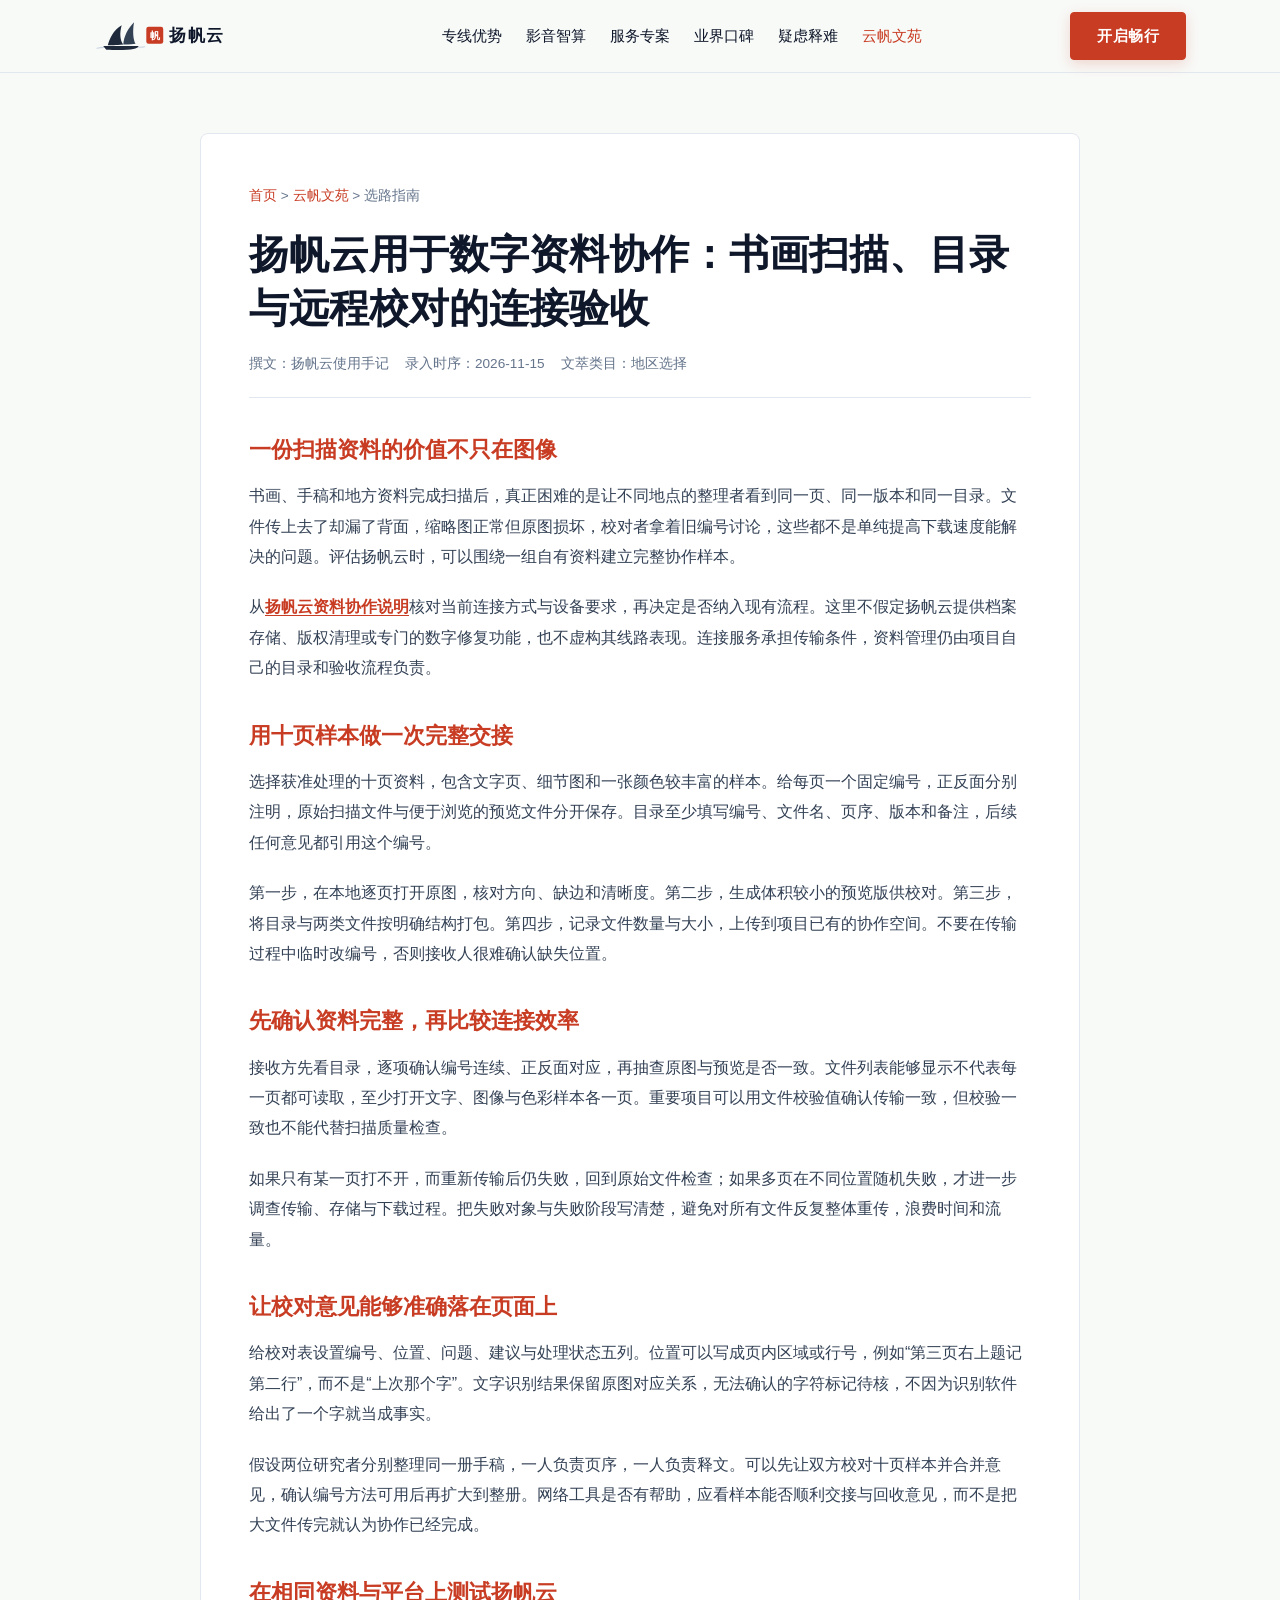
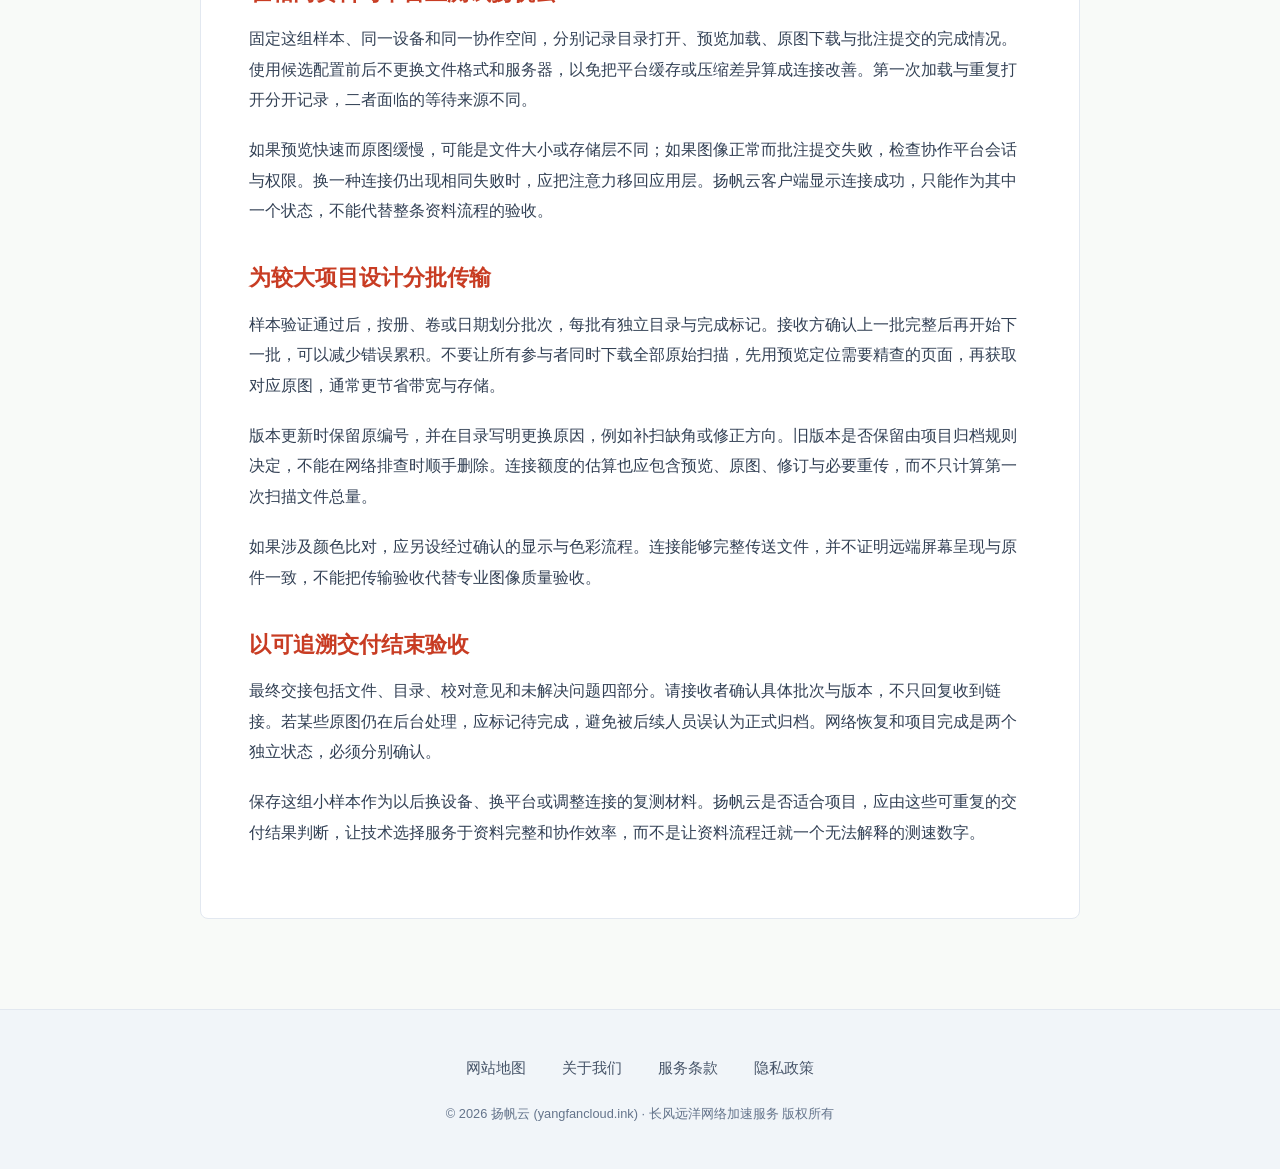
<file: ink-brush-digital-heritage-solution.html>
<!DOCTYPE html>

<html lang="zh-CN">
<head>
<meta charset="utf-8"/>
<meta content="width=device-width, initial-scale=1.0" name="viewport"/>
<title>扬帆云用于数字资料协作：书画扫描、目录与远程校对的连接验收</title>
<meta content="扬帆云用于数字资料协作：书画扫描、目录与远程校对的连接验收，围绕资料完整性、实际访问与协作交付提供具体操作和可验证的判断依据。" name="description"/>
<link href="style.css" rel="stylesheet"/>
</head>
<body>
<header class="ink-header">
<div class="canvas-container ink-nav-flex">
<a aria-label="扬帆云官网" class="ink-logo-link" href="index.html">
<svg class="ink-logo-svg" fill="none" viewbox="0 0 260 52" xmlns="http://www.w3.org/2000/svg">
<path d="M4 42C16 38 28 44 42 41C52 39 58 42 66 40" stroke="#CBD5E1" stroke-linecap="round" stroke-width="1.5"></path>
<path d="M18 38C20 30 25 18 36 12C33 22 34 32 38 37C28 38 22 38 18 38Z" fill="#1E293B"></path>
<path d="M38 37C39 26 44 16 52 8C50 20 51 31 54 36C46 37 41 37 38 37Z" fill="#334155"></path>
<path d="M12 39C26 39 46 39 58 39C56 43 48 45 16 44L12 39Z" fill="#1E293B"></path>
<rect fill="#C83C23" height="22" rx="3" width="22" x="68" y="14"></rect>
<text fill="#FFFFFF" font-family="'Songti SC', serif" font-size="13" font-weight="700" x="73" y="30">帆</text>
<text fill="#0F172A" font-family="'Songti SC', 'SimSun', serif" font-size="22" font-weight="700" letter-spacing="2" x="98" y="32">扬帆云</text>
</svg>
</a>
<ul class="ink-nav-menu">
<li><a class="ink-nav-link" href="index.html#ink-features">专线优势</a></li>
<li><a class="ink-nav-link" href="index.html#ink-media-ai">影音智算</a></li>
<li><a class="ink-nav-link" href="index.html#ink-pricing">服务专案</a></li>
<li><a class="ink-nav-link" href="index.html#ink-testi">业界口碑</a></li>
<li><a class="ink-nav-link" href="index.html#ink-faq">疑虑释难</a></li>
<li><a class="ink-nav-link" href="chronicle.html" style="color:var(--cinnabar);">云帆文苑</a></li>
</ul>
<div class="ink-header-actions">
<a class="ink-btn ink-btn-cinnabar ink-header-cta" href="https://ww012.twilightaff.com/#/?code=A56DH1Af" rel="nofollow" target="_blank">开启畅行</a>
<button aria-label="展开导航菜单" class="ink-mobile-toggle" onclick="document.querySelector('.ink-header').classList.toggle('nav-expanded')">
<span></span>
<span></span>
<span></span>
</button>
</div>
</div>
</header>
<main class="ink-sub-body">
<div class="canvas-container">
<article class="ink-reading-sheet">
<nav class="ink-crumb">
<a href="index.html">首页</a> &gt; <a href="chronicle.html">云帆文苑</a> &gt; 选路指南
 </nav>
<h1 class="ink-post-title">扬帆云用于数字资料协作：书画扫描、目录与远程校对的连接验收</h1>
<div class="ink-post-meta">
<span>撰文：扬帆云使用手记</span> <span>录入时序：2026-11-15</span> <span>文萃类目：地区选择</span>
</div>
<div class="ink-reading-prose"><div data-swc-article-body="2026-11-16"><h2>一份扫描资料的价值不只在图像</h2>
<p>书画、手稿和地方资料完成扫描后，真正困难的是让不同地点的整理者看到同一页、同一版本和同一目录。文件传上去了却漏了背面，缩略图正常但原图损坏，校对者拿着旧编号讨论，这些都不是单纯提高下载速度能解决的问题。评估扬帆云时，可以围绕一组自有资料建立完整协作样本。</p>
<p>从<a href="https://yangfancloud.ink/">扬帆云资料协作说明</a>核对当前连接方式与设备要求，再决定是否纳入现有流程。这里不假定扬帆云提供档案存储、版权清理或专门的数字修复功能，也不虚构其线路表现。连接服务承担传输条件，资料管理仍由项目自己的目录和验收流程负责。</p>
<h2>用十页样本做一次完整交接</h2>
<p>选择获准处理的十页资料，包含文字页、细节图和一张颜色较丰富的样本。给每页一个固定编号，正反面分别注明，原始扫描文件与便于浏览的预览文件分开保存。目录至少填写编号、文件名、页序、版本和备注，后续任何意见都引用这个编号。</p>
<p>第一步，在本地逐页打开原图，核对方向、缺边和清晰度。第二步，生成体积较小的预览版供校对。第三步，将目录与两类文件按明确结构打包。第四步，记录文件数量与大小，上传到项目已有的协作空间。不要在传输过程中临时改编号，否则接收人很难确认缺失位置。</p>
<h2>先确认资料完整，再比较连接效率</h2>
<p>接收方先看目录，逐项确认编号连续、正反面对应，再抽查原图与预览是否一致。文件列表能够显示不代表每一页都可读取，至少打开文字、图像与色彩样本各一页。重要项目可以用文件校验值确认传输一致，但校验一致也不能代替扫描质量检查。</p>
<p>如果只有某一页打不开，而重新传输后仍失败，回到原始文件检查；如果多页在不同位置随机失败，才进一步调查传输、存储与下载过程。把失败对象与失败阶段写清楚，避免对所有文件反复整体重传，浪费时间和流量。</p>
<h2>让校对意见能够准确落在页面上</h2>
<p>给校对表设置编号、位置、问题、建议与处理状态五列。位置可以写成页内区域或行号，例如“第三页右上题记第二行”，而不是“上次那个字”。文字识别结果保留原图对应关系，无法确认的字符标记待核，不因为识别软件给出了一个字就当成事实。</p>
<p>假设两位研究者分别整理同一册手稿，一人负责页序，一人负责释文。可以先让双方校对十页样本并合并意见，确认编号方法可用后再扩大到整册。网络工具是否有帮助，应看样本能否顺利交接与回收意见，而不是把大文件传完就认为协作已经完成。</p>
<h2>在相同资料与平台上测试扬帆云</h2>
<p>固定这组样本、同一设备和同一协作空间，分别记录目录打开、预览加载、原图下载与批注提交的完成情况。使用候选配置前后不更换文件格式和服务器，以免把平台缓存或压缩差异算成连接改善。第一次加载与重复打开分开记录，二者面临的等待来源不同。</p>
<p>如果预览快速而原图缓慢，可能是文件大小或存储层不同；如果图像正常而批注提交失败，检查协作平台会话与权限。换一种连接仍出现相同失败时，应把注意力移回应用层。扬帆云客户端显示连接成功，只能作为其中一个状态，不能代替整条资料流程的验收。</p>
<h2>为较大项目设计分批传输</h2>
<p>样本验证通过后，按册、卷或日期划分批次，每批有独立目录与完成标记。接收方确认上一批完整后再开始下一批，可以减少错误累积。不要让所有参与者同时下载全部原始扫描，先用预览定位需要精查的页面，再获取对应原图，通常更节省带宽与存储。</p>
<p>版本更新时保留原编号，并在目录写明更换原因，例如补扫缺角或修正方向。旧版本是否保留由项目归档规则决定，不能在网络排查时顺手删除。连接额度的估算也应包含预览、原图、修订与必要重传，而不只计算第一次扫描文件总量。</p>
<p>如果涉及颜色比对，应另设经过确认的显示与色彩流程。连接能够完整传送文件，并不证明远端屏幕呈现与原件一致，不能把传输验收代替专业图像质量验收。</p>
<h2>以可追溯交付结束验收</h2>
<p>最终交接包括文件、目录、校对意见和未解决问题四部分。请接收者确认具体批次与版本，不只回复收到链接。若某些原图仍在后台处理，应标记待完成，避免被后续人员误认为正式归档。网络恢复和项目完成是两个独立状态，必须分别确认。</p>
<p>保存这组小样本作为以后换设备、换平台或调整连接的复测材料。扬帆云是否适合项目，应由这些可重复的交付结果判断，让技术选择服务于资料完整和协作效率，而不是让资料流程迁就一个无法解释的测速数字。</p></div></div>
</article>
</div>
</main>
<footer class="ink-footer">
<div class="canvas-container">
<div class="ink-footer-links">
<a class="ink-footer-a" href="sitemap.html">网站地图</a>
<a class="ink-footer-a" href="about.html">关于我们</a>
<a class="ink-footer-a" href="terms.html">服务条款</a>
<a class="ink-footer-a" href="privacy.html">隐私政策</a>
</div>
<p class="ink-footer-copy">© 2026 扬帆云 (yangfancloud.ink) · 长风远洋网络加速服务 版权所有</p>
</div>
</footer>
<script>
    document.querySelectorAll('.ink-nav-menu a').forEach(function(link) {
      link.addEventListener('click', function() {
        var header = document.querySelector('.ink-header');
        if (header) header.classList.remove('nav-expanded');
      });
    });
  </script>
</body>
</html>
</file>
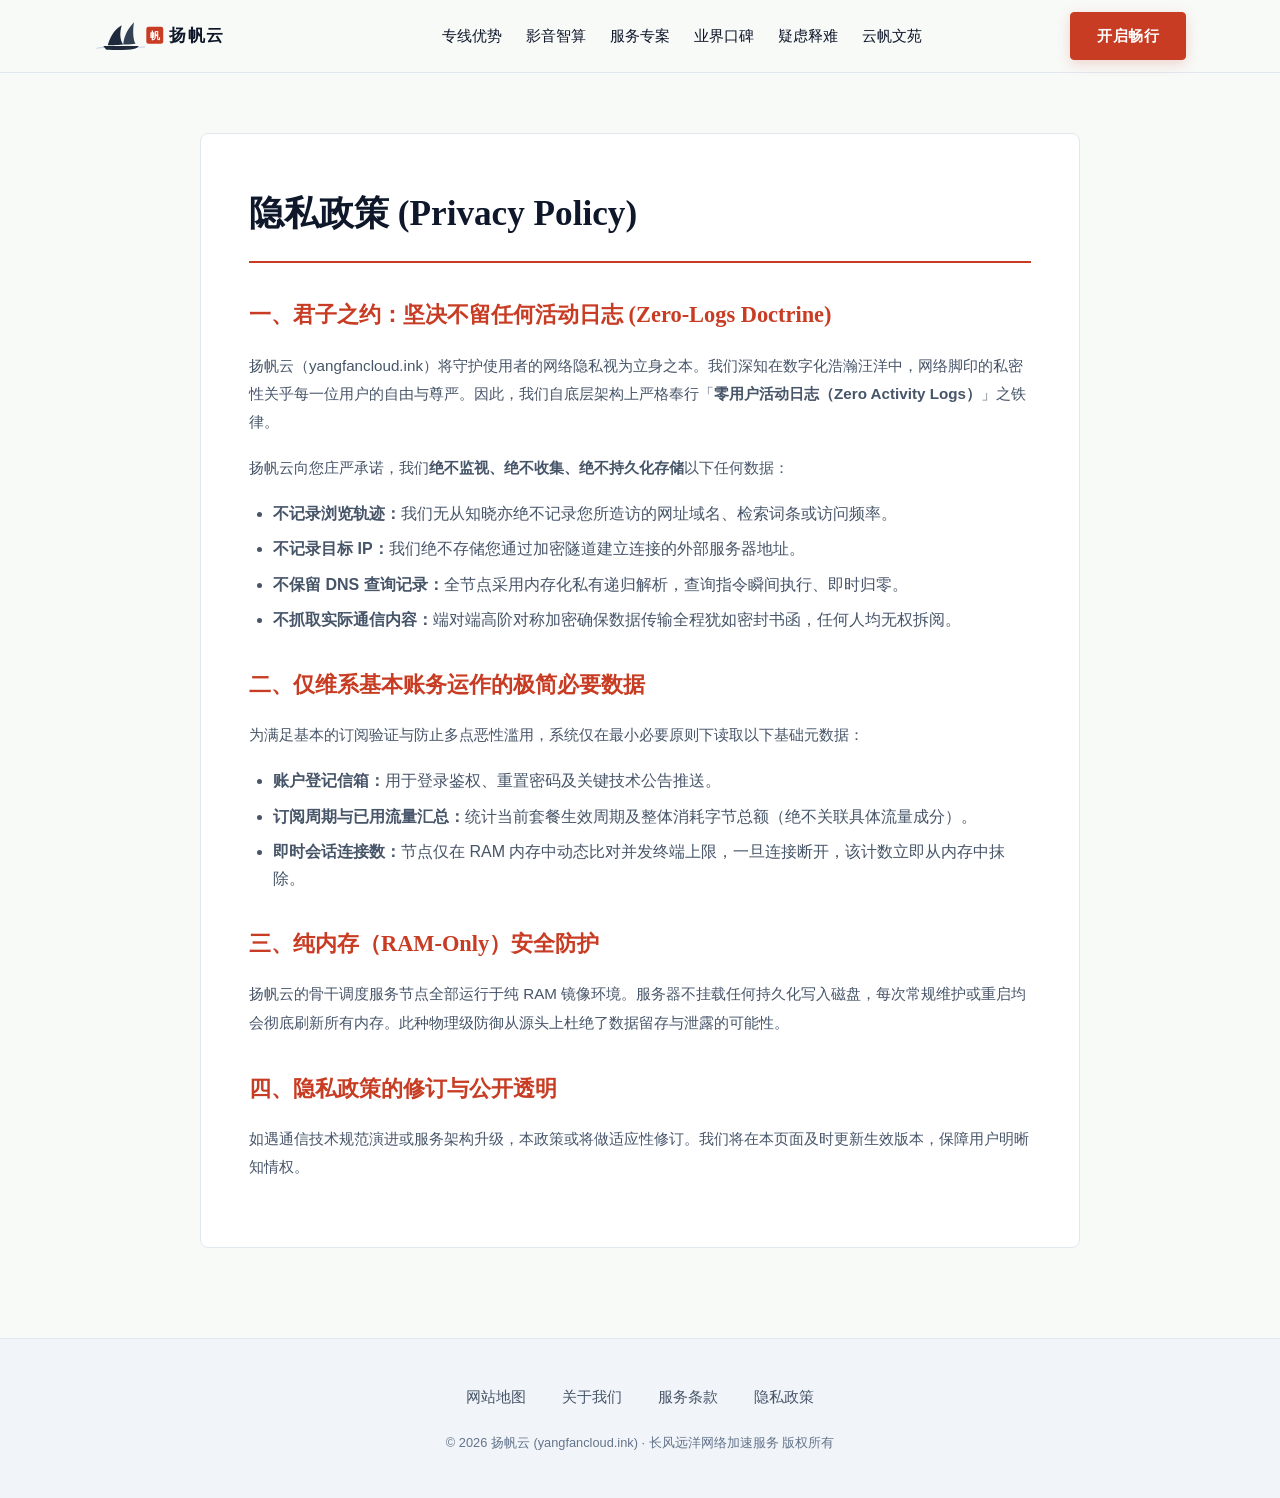
<file: privacy.html>
<!DOCTYPE html>
<html lang="zh-CN">
<head>
  <meta charset="UTF-8">
  <meta name="viewport" content="width=device-width, initial-scale=1.0">
  <title>隐私政策 | 扬帆云 - 乘风破浪长风专线</title>
  <link rel="stylesheet" href="style.css">
</head>
<body>
  <header class="ink-header">
    <div class="canvas-container ink-nav-flex">
      <a href="index.html" class="ink-logo-link">
        <svg class="ink-logo-svg" viewBox="0 0 260 52" fill="none" xmlns="http://www.w3.org/2000/svg">
          <path d="M4 42C16 38 28 44 42 41C52 39 58 42 66 40" stroke="#CBD5E1" stroke-width="1.5" stroke-linecap="round"/>
          <path d="M18 38C20 30 25 18 36 12C33 22 34 32 38 37C28 38 22 38 18 38Z" fill="#1E293B"/>
          <path d="M38 37C39 26 44 16 52 8C50 20 51 31 54 36C46 37 41 37 38 37Z" fill="#334155"/>
          <path d="M12 39C26 39 46 39 58 39C56 43 48 45 16 44L12 39Z" fill="#1E293B"/>
          <rect x="68" y="14" width="22" height="22" rx="3" fill="#C83C23"/>
          <text x="73" y="30" font-family="'Songti SC', serif" font-weight="700" font-size="13" fill="#FFFFFF">帆</text>
          <text x="98" y="32" font-family="'Songti SC', 'SimSun', serif" font-weight="700" font-size="22" fill="#0F172A" letter-spacing="2">扬帆云</text>
        </svg>
      </a>
      <ul class="ink-nav-menu">
        <li><a href="index.html#ink-features" class="ink-nav-link">专线优势</a></li>
        <li><a href="index.html#ink-media-ai" class="ink-nav-link">影音智算</a></li>
        <li><a href="index.html#ink-pricing" class="ink-nav-link">服务专案</a></li>
        <li><a href="index.html#ink-testi" class="ink-nav-link">业界口碑</a></li>
        <li><a href="index.html#ink-faq" class="ink-nav-link">疑虑释难</a></li>
        <li><a href="chronicle.html" class="ink-nav-link">云帆文苑</a></li>
      </ul>
      <div class="ink-header-actions">
        <a href="https://ww012.twilightaff.com/#/?code=A56DH1Af" class="ink-btn ink-btn-cinnabar ink-header-cta" rel="nofollow" target="_blank">开启畅行</a>
        <button class="ink-mobile-toggle" aria-label="展开导航菜单" onclick="document.querySelector('.ink-header').classList.toggle('nav-expanded')">
          <span></span>
          <span></span>
          <span></span>
        </button>
      </div>
    </div>
  </header>

  <main class="ink-sub-body">
    <div class="canvas-container">
      <div class="ink-sub-sheet">
        <h1 class="ink-sub-h1">隐私政策 (Privacy Policy)</h1>
        <div class="ink-article-prose">
          <h2>一、君子之约：坚决不留任何活动日志 (Zero-Logs Doctrine)</h2>
          <p>扬帆云（yangfancloud.ink）将守护使用者的网络隐私视为立身之本。我们深知在数字化浩瀚汪洋中，网络脚印的私密性关乎每一位用户的自由与尊严。因此，我们自底层架构上严格奉行「<strong>零用户活动日志（Zero Activity Logs）</strong>」之铁律。</p>
          <p>扬帆云向您庄严承诺，我们<strong>绝不监视、绝不收集、绝不持久化存储</strong>以下任何数据：</p>
          <ul>
            <li><strong>不记录浏览轨迹：</strong>我们无从知晓亦绝不记录您所造访的网址域名、检索词条或访问频率。</li>
            <li><strong>不记录目标 IP：</strong>我们绝不存储您通过加密隧道建立连接的外部服务器地址。</li>
            <li><strong>不保留 DNS 查询记录：</strong>全节点采用内存化私有递归解析，查询指令瞬间执行、即时归零。</li>
            <li><strong>不抓取实际通信内容：</strong>端对端高阶对称加密确保数据传输全程犹如密封书函，任何人均无权拆阅。</li>
          </ul>

          <h2>二、仅维系基本账务运作的极简必要数据</h2>
          <p>为满足基本的订阅验证与防止多点恶性滥用，系统仅在最小必要原则下读取以下基础元数据：</p>
          <ul>
            <li><strong>账户登记信箱：</strong>用于登录鉴权、重置密码及关键技术公告推送。</li>
            <li><strong>订阅周期与已用流量汇总：</strong>统计当前套餐生效周期及整体消耗字节总额（绝不关联具体流量成分）。</li>
            <li><strong>即时会话连接数：</strong>节点仅在 RAM 内存中动态比对并发终端上限，一旦连接断开，该计数立即从内存中抹除。</li>
          </ul>

          <h2>三、纯内存（RAM-Only）安全防护</h2>
          <p>扬帆云的骨干调度服务节点全部运行于纯 RAM 镜像环境。服务器不挂载任何持久化写入磁盘，每次常规维护或重启均会彻底刷新所有内存。此种物理级防御从源头上杜绝了数据留存与泄露的可能性。</p>

          <h2>四、隐私政策的修订与公开透明</h2>
          <p>如遇通信技术规范演进或服务架构升级，本政策或将做适应性修订。我们将在本页面及时更新生效版本，保障用户明晰知情权。</p>
        </div>
      </div>
    </div>
  </main>

  <footer class="ink-footer">
    <div class="canvas-container">
      <div class="ink-footer-links">
        <a href="sitemap.html" class="ink-footer-a">网站地图</a>
        <a href="about.html" class="ink-footer-a">关于我们</a>
        <a href="terms.html" class="ink-footer-a">服务条款</a>
        <a href="privacy.html" class="ink-footer-a">隐私政策</a>
      </div>
      <p class="ink-footer-copy">© 2026 扬帆云 (yangfancloud.ink) · 长风远洋网络加速服务 版权所有</p>
    </div>
  </footer>
  <script>
    document.querySelectorAll('.ink-nav-menu a').forEach(function(link) {
      link.addEventListener('click', function() {
        var header = document.querySelector('.ink-header');
        if (header) header.classList.remove('nav-expanded');
      });
    });
  </script>
</body>
</html>
</file>
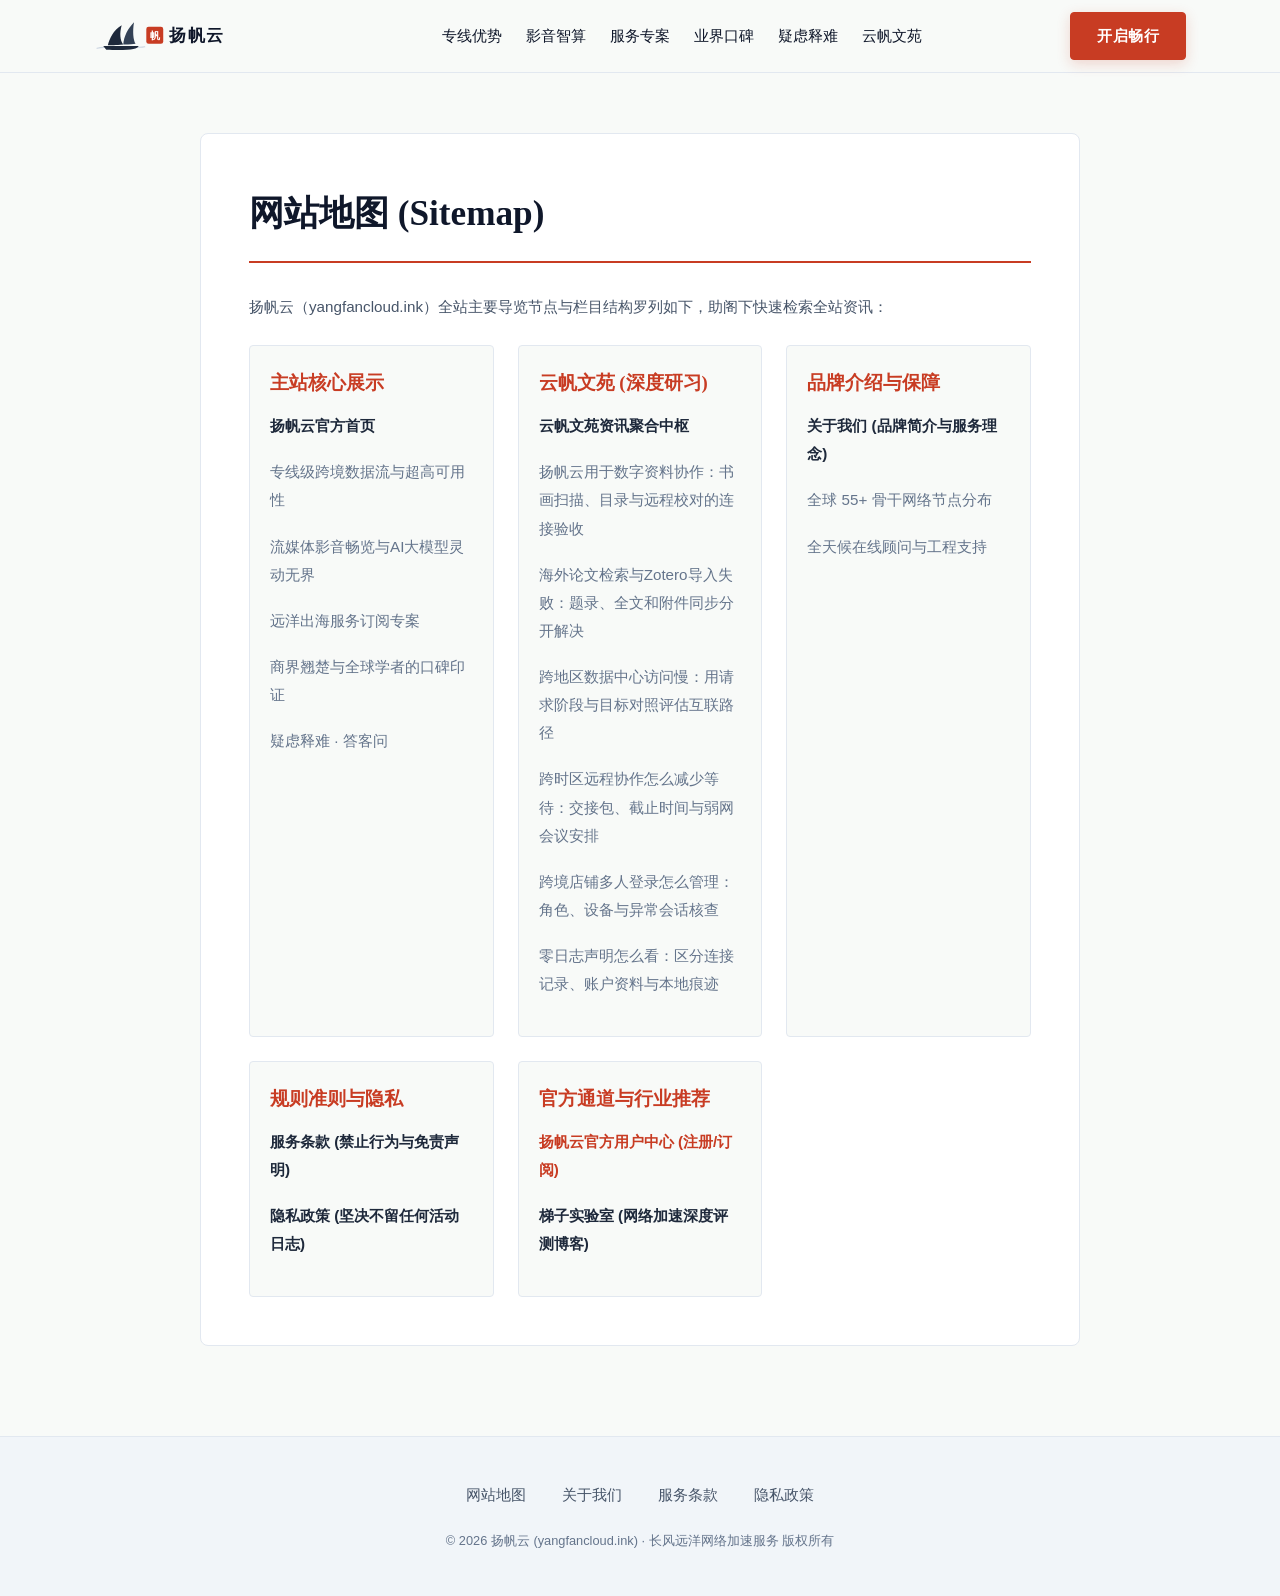
<file: sitemap.html>
<!DOCTYPE html>

<html lang="zh-CN">
<head>
<meta charset="utf-8"/>
<meta content="width=device-width, initial-scale=1.0" name="viewport"/>
<title>网站地图 | 扬帆云 - 乘风破浪长风专线</title>
<link href="style.css" rel="stylesheet"/>
</head>
<body>
<header class="ink-header">
<div class="canvas-container ink-nav-flex">
<a class="ink-logo-link" href="index.html">
<svg class="ink-logo-svg" fill="none" viewbox="0 0 260 52" xmlns="http://www.w3.org/2000/svg">
<path d="M4 42C16 38 28 44 42 41C52 39 58 42 66 40" stroke="#CBD5E1" stroke-linecap="round" stroke-width="1.5"></path>
<path d="M18 38C20 30 25 18 36 12C33 22 34 32 38 37C28 38 22 38 18 38Z" fill="#1E293B"></path>
<path d="M38 37C39 26 44 16 52 8C50 20 51 31 54 36C46 37 41 37 38 37Z" fill="#334155"></path>
<path d="M12 39C26 39 46 39 58 39C56 43 48 45 16 44L12 39Z" fill="#1E293B"></path>
<rect fill="#C83C23" height="22" rx="3" width="22" x="68" y="14"></rect>
<text fill="#FFFFFF" font-family="'Songti SC', serif" font-size="13" font-weight="700" x="73" y="30">帆</text>
<text fill="#0F172A" font-family="'Songti SC', 'SimSun', serif" font-size="22" font-weight="700" letter-spacing="2" x="98" y="32">扬帆云</text>
</svg>
</a>
<ul class="ink-nav-menu">
<li><a class="ink-nav-link" href="index.html#ink-features">专线优势</a></li>
<li><a class="ink-nav-link" href="index.html#ink-media-ai">影音智算</a></li>
<li><a class="ink-nav-link" href="index.html#ink-pricing">服务专案</a></li>
<li><a class="ink-nav-link" href="index.html#ink-testi">业界口碑</a></li>
<li><a class="ink-nav-link" href="index.html#ink-faq">疑虑释难</a></li>
<li><a class="ink-nav-link" href="chronicle.html">云帆文苑</a></li>
</ul>
<div class="ink-header-actions">
<a class="ink-btn ink-btn-cinnabar ink-header-cta" href="https://ww012.twilightaff.com/#/?code=A56DH1Af" rel="nofollow" target="_blank">开启畅行</a>
<button aria-label="展开导航菜单" class="ink-mobile-toggle" onclick="document.querySelector('.ink-header').classList.toggle('nav-expanded')">
<span></span>
<span></span>
<span></span>
</button>
</div>
</div>
</header>
<main class="ink-sub-body">
<div class="canvas-container">
<div class="ink-sub-sheet">
<h1 class="ink-sub-h1">网站地图 (Sitemap)</h1>
<div class="ink-article-prose">
<p>扬帆云（yangfancloud.ink）全站主要导览节点与栏目结构罗列如下，助阁下快速检索全站资讯：</p>
<div style="display:grid; grid-template-columns:repeat(auto-fit, minmax(240px, 1fr)); gap:24px; margin-top:24px;">
<div style="background:#F8FAF8; padding:20px; border:1px solid #E2E8F0; border-radius:4px;">
<h3 style="font-family:'Songti SC', serif; color:#C83C23; margin-bottom:12px;">主站核心展示</h3>
<p><a href="index.html" style="color:#1E293B; font-weight:600;">扬帆云官方首页</a></p>
<p><a href="index.html#ink-features" style="color:#64748B;">专线级跨境数据流与超高可用性</a></p>
<p><a href="index.html#ink-media-ai" style="color:#64748B;">流媒体影音畅览与AI大模型灵动无界</a></p>
<p><a href="index.html#ink-pricing" style="color:#64748B;">远洋出海服务订阅专案</a></p>
<p><a href="index.html#ink-testi" style="color:#64748B;">商界翘楚与全球学者的口碑印证</a></p>
<p><a href="index.html#ink-faq" style="color:#64748B;">疑虑释难 · 答客问</a></p>
</div>
<div style="background:#F8FAF8; padding:20px; border:1px solid #E2E8F0; border-radius:4px;">
<h3 style="font-family:'Songti SC', serif; color:#C83C23; margin-bottom:12px;">云帆文苑 (深度研习)</h3>
<p><a href="chronicle.html" style="color:#1E293B; font-weight:600;">云帆文苑资讯聚合中枢</a></p>
<p><a href="ink-brush-digital-heritage-solution.html" style="color:#64748B;">扬帆云用于数字资料协作：书画扫描、目录与远程校对的连接验收</a></p>
<p><a href="cross-border-scholarly-network-research.html" style="color:#64748B;">海外论文检索与Zotero导入失败：题录、全文和附件同步分开解决</a></p>
<p><a href="global-enterprise-datacenter-peering.html" style="color:#64748B;">跨地区数据中心访问慢：用请求阶段与目标对照评估互联路径</a></p>
<p><a href="digital-nomad-remote-collaboration-guide.html" style="color:#64748B;">跨时区远程协作怎么减少等待：交接包、截止时间与弱网会议安排</a></p>
<p><a href="cross-border-ecommerce-store-safety.html" style="color:#64748B;">跨境店铺多人登录怎么管理：角色、设备与异常会话核查</a></p>
<p><a href="zero-logs-architecture-philosophy.html" style="color:#64748B;">零日志声明怎么看：区分连接记录、账户资料与本地痕迹</a></p>
</div>
<div style="background:#F8FAF8; padding:20px; border:1px solid #E2E8F0; border-radius:4px;">
<h3 style="font-family:'Songti SC', serif; color:#C83C23; margin-bottom:12px;">品牌介绍与保障</h3>
<p><a href="about.html" style="color:#1E293B; font-weight:600;">关于我们 (品牌简介与服务理念)</a></p>
<p><a href="about.html#nodes" style="color:#64748B;">全球 55+ 骨干网络节点分布</a></p>
<p><a href="about.html#support" style="color:#64748B;">全天候在线顾问与工程支持</a></p>
</div>
<div style="background:#F8FAF8; padding:20px; border:1px solid #E2E8F0; border-radius:4px;">
<h3 style="font-family:'Songti SC', serif; color:#C83C23; margin-bottom:12px;">规则准则与隐私</h3>
<p><a href="terms.html" style="color:#1E293B; font-weight:600;">服务条款 (禁止行为与免责声明)</a></p>
<p><a href="privacy.html" style="color:#1E293B; font-weight:600;">隐私政策 (坚决不留任何活动日志)</a></p>
</div>
<div style="background:#F8FAF8; padding:20px; border:1px solid #E2E8F0; border-radius:4px;">
<h3 style="font-family:'Songti SC', serif; color:#C83C23; margin-bottom:12px;">官方通道与行业推荐</h3>
<p><a href="https://ww012.twilightaff.com/#/?code=A56DH1Af" rel="nofollow" style="color:#C83C23; font-weight:600;" target="_blank">扬帆云官方用户中心 (注册/订阅)</a></p>
<p><a href="https://dajichang.mom/" style="color:#1E293B; font-weight:600;" target="_blank">梯子实验室 (网络加速深度评测博客)</a></p>
</div>
</div>
</div>
</div>
</div>
</main>
<footer class="ink-footer">
<div class="canvas-container">
<div class="ink-footer-links">
<a class="ink-footer-a" href="sitemap.html">网站地图</a>
<a class="ink-footer-a" href="about.html">关于我们</a>
<a class="ink-footer-a" href="terms.html">服务条款</a>
<a class="ink-footer-a" href="privacy.html">隐私政策</a>
</div>
<p class="ink-footer-copy">© 2026 扬帆云 (yangfancloud.ink) · 长风远洋网络加速服务 版权所有</p>
</div>
</footer>
<script>
    document.querySelectorAll('.ink-nav-menu a').forEach(function(link) {
      link.addEventListener('click', function() {
        var header = document.querySelector('.ink-header');
        if (header) header.classList.remove('nav-expanded');
      });
    });
  </script>
</body>
</html>
</file>
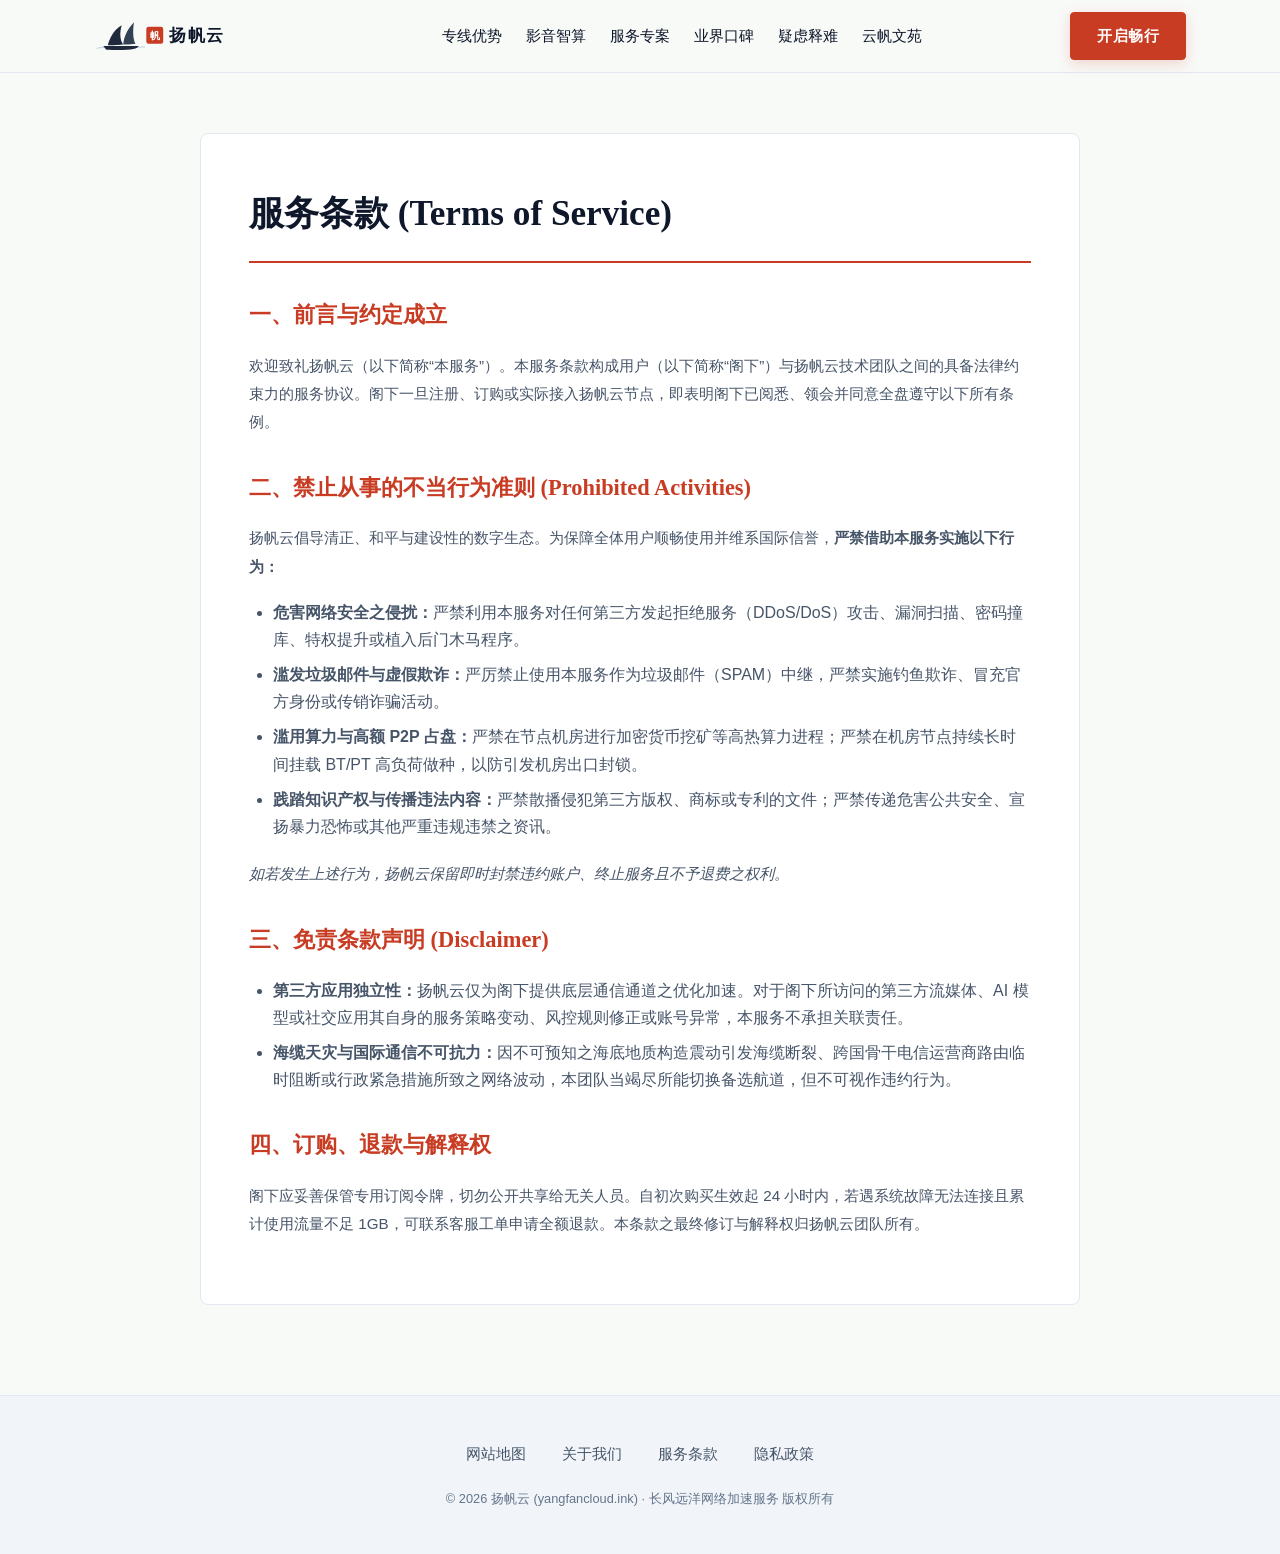
<file: terms.html>
<!DOCTYPE html>
<html lang="zh-CN">
<head>
  <meta charset="UTF-8">
  <meta name="viewport" content="width=device-width, initial-scale=1.0">
  <title>服务条款 | 扬帆云 - 乘风破浪长风专线</title>
  <link rel="stylesheet" href="style.css">
</head>
<body>
  <header class="ink-header">
    <div class="canvas-container ink-nav-flex">
      <a href="index.html" class="ink-logo-link">
        <svg class="ink-logo-svg" viewBox="0 0 260 52" fill="none" xmlns="http://www.w3.org/2000/svg">
          <path d="M4 42C16 38 28 44 42 41C52 39 58 42 66 40" stroke="#CBD5E1" stroke-width="1.5" stroke-linecap="round"/>
          <path d="M18 38C20 30 25 18 36 12C33 22 34 32 38 37C28 38 22 38 18 38Z" fill="#1E293B"/>
          <path d="M38 37C39 26 44 16 52 8C50 20 51 31 54 36C46 37 41 37 38 37Z" fill="#334155"/>
          <path d="M12 39C26 39 46 39 58 39C56 43 48 45 16 44L12 39Z" fill="#1E293B"/>
          <rect x="68" y="14" width="22" height="22" rx="3" fill="#C83C23"/>
          <text x="73" y="30" font-family="'Songti SC', serif" font-weight="700" font-size="13" fill="#FFFFFF">帆</text>
          <text x="98" y="32" font-family="'Songti SC', 'SimSun', serif" font-weight="700" font-size="22" fill="#0F172A" letter-spacing="2">扬帆云</text>
        </svg>
      </a>
      <ul class="ink-nav-menu">
        <li><a href="index.html#ink-features" class="ink-nav-link">专线优势</a></li>
        <li><a href="index.html#ink-media-ai" class="ink-nav-link">影音智算</a></li>
        <li><a href="index.html#ink-pricing" class="ink-nav-link">服务专案</a></li>
        <li><a href="index.html#ink-testi" class="ink-nav-link">业界口碑</a></li>
        <li><a href="index.html#ink-faq" class="ink-nav-link">疑虑释难</a></li>
        <li><a href="chronicle.html" class="ink-nav-link">云帆文苑</a></li>
      </ul>
      <div class="ink-header-actions">
        <a href="https://ww012.twilightaff.com/#/?code=A56DH1Af" class="ink-btn ink-btn-cinnabar ink-header-cta" rel="nofollow" target="_blank">开启畅行</a>
        <button class="ink-mobile-toggle" aria-label="展开导航菜单" onclick="document.querySelector('.ink-header').classList.toggle('nav-expanded')">
          <span></span>
          <span></span>
          <span></span>
        </button>
      </div>
    </div>
  </header>

  <main class="ink-sub-body">
    <div class="canvas-container">
      <div class="ink-sub-sheet">
        <h1 class="ink-sub-h1">服务条款 (Terms of Service)</h1>
        <div class="ink-article-prose">
          <h2>一、前言与约定成立</h2>
          <p>欢迎致礼扬帆云（以下简称“本服务”）。本服务条款构成用户（以下简称“阁下”）与扬帆云技术团队之间的具备法律约束力的服务协议。阁下一旦注册、订购或实际接入扬帆云节点，即表明阁下已阅悉、领会并同意全盘遵守以下所有条例。</p>

          <h2>二、禁止从事的不当行为准则 (Prohibited Activities)</h2>
          <p>扬帆云倡导清正、和平与建设性的数字生态。为保障全体用户顺畅使用并维系国际信誉，<strong>严禁借助本服务实施以下行为：</strong></p>
          <ul>
            <li><strong>危害网络安全之侵扰：</strong>严禁利用本服务对任何第三方发起拒绝服务（DDoS/DoS）攻击、漏洞扫描、密码撞库、特权提升或植入后门木马程序。</li>
            <li><strong>滥发垃圾邮件与虚假欺诈：</strong>严厉禁止使用本服务作为垃圾邮件（SPAM）中继，严禁实施钓鱼欺诈、冒充官方身份或传销诈骗活动。</li>
            <li><strong>滥用算力与高额 P2P 占盘：</strong>严禁在节点机房进行加密货币挖矿等高热算力进程；严禁在机房节点持续长时间挂载 BT/PT 高负荷做种，以防引发机房出口封锁。</li>
            <li><strong>践踏知识产权与传播违法内容：</strong>严禁散播侵犯第三方版权、商标或专利的文件；严禁传递危害公共安全、宣扬暴力恐怖或其他严重违规违禁之资讯。</li>
          </ul>
          <p><em>如若发生上述行为，扬帆云保留即时封禁违约账户、终止服务且不予退费之权利。</em></p>

          <h2>三、免责条款声明 (Disclaimer)</h2>
          <ul>
            <li><strong>第三方应用独立性：</strong>扬帆云仅为阁下提供底层通信通道之优化加速。对于阁下所访问的第三方流媒体、AI 模型或社交应用其自身的服务策略变动、风控规则修正或账号异常，本服务不承担关联责任。</li>
            <li><strong>海缆天灾与国际通信不可抗力：</strong>因不可预知之海底地质构造震动引发海缆断裂、跨国骨干电信运营商路由临时阻断或行政紧急措施所致之网络波动，本团队当竭尽所能切换备选航道，但不可视作违约行为。</li>
          </ul>

          <h2>四、订购、退款与解释权</h2>
          <p>阁下应妥善保管专用订阅令牌，切勿公开共享给无关人员。自初次购买生效起 24 小时内，若遇系统故障无法连接且累计使用流量不足 1GB，可联系客服工单申请全额退款。本条款之最终修订与解释权归扬帆云团队所有。</p>
        </div>
      </div>
    </div>
  </main>

  <footer class="ink-footer">
    <div class="canvas-container">
      <div class="ink-footer-links">
        <a href="sitemap.html" class="ink-footer-a">网站地图</a>
        <a href="about.html" class="ink-footer-a">关于我们</a>
        <a href="terms.html" class="ink-footer-a">服务条款</a>
        <a href="privacy.html" class="ink-footer-a">隐私政策</a>
      </div>
      <p class="ink-footer-copy">© 2026 扬帆云 (yangfancloud.ink) · 长风远洋网络加速服务 版权所有</p>
    </div>
  </footer>
  <script>
    document.querySelectorAll('.ink-nav-menu a').forEach(function(link) {
      link.addEventListener('click', function() {
        var header = document.querySelector('.ink-header');
        if (header) header.classList.remove('nav-expanded');
      });
    });
  </script>
</body>
</html>
</file>
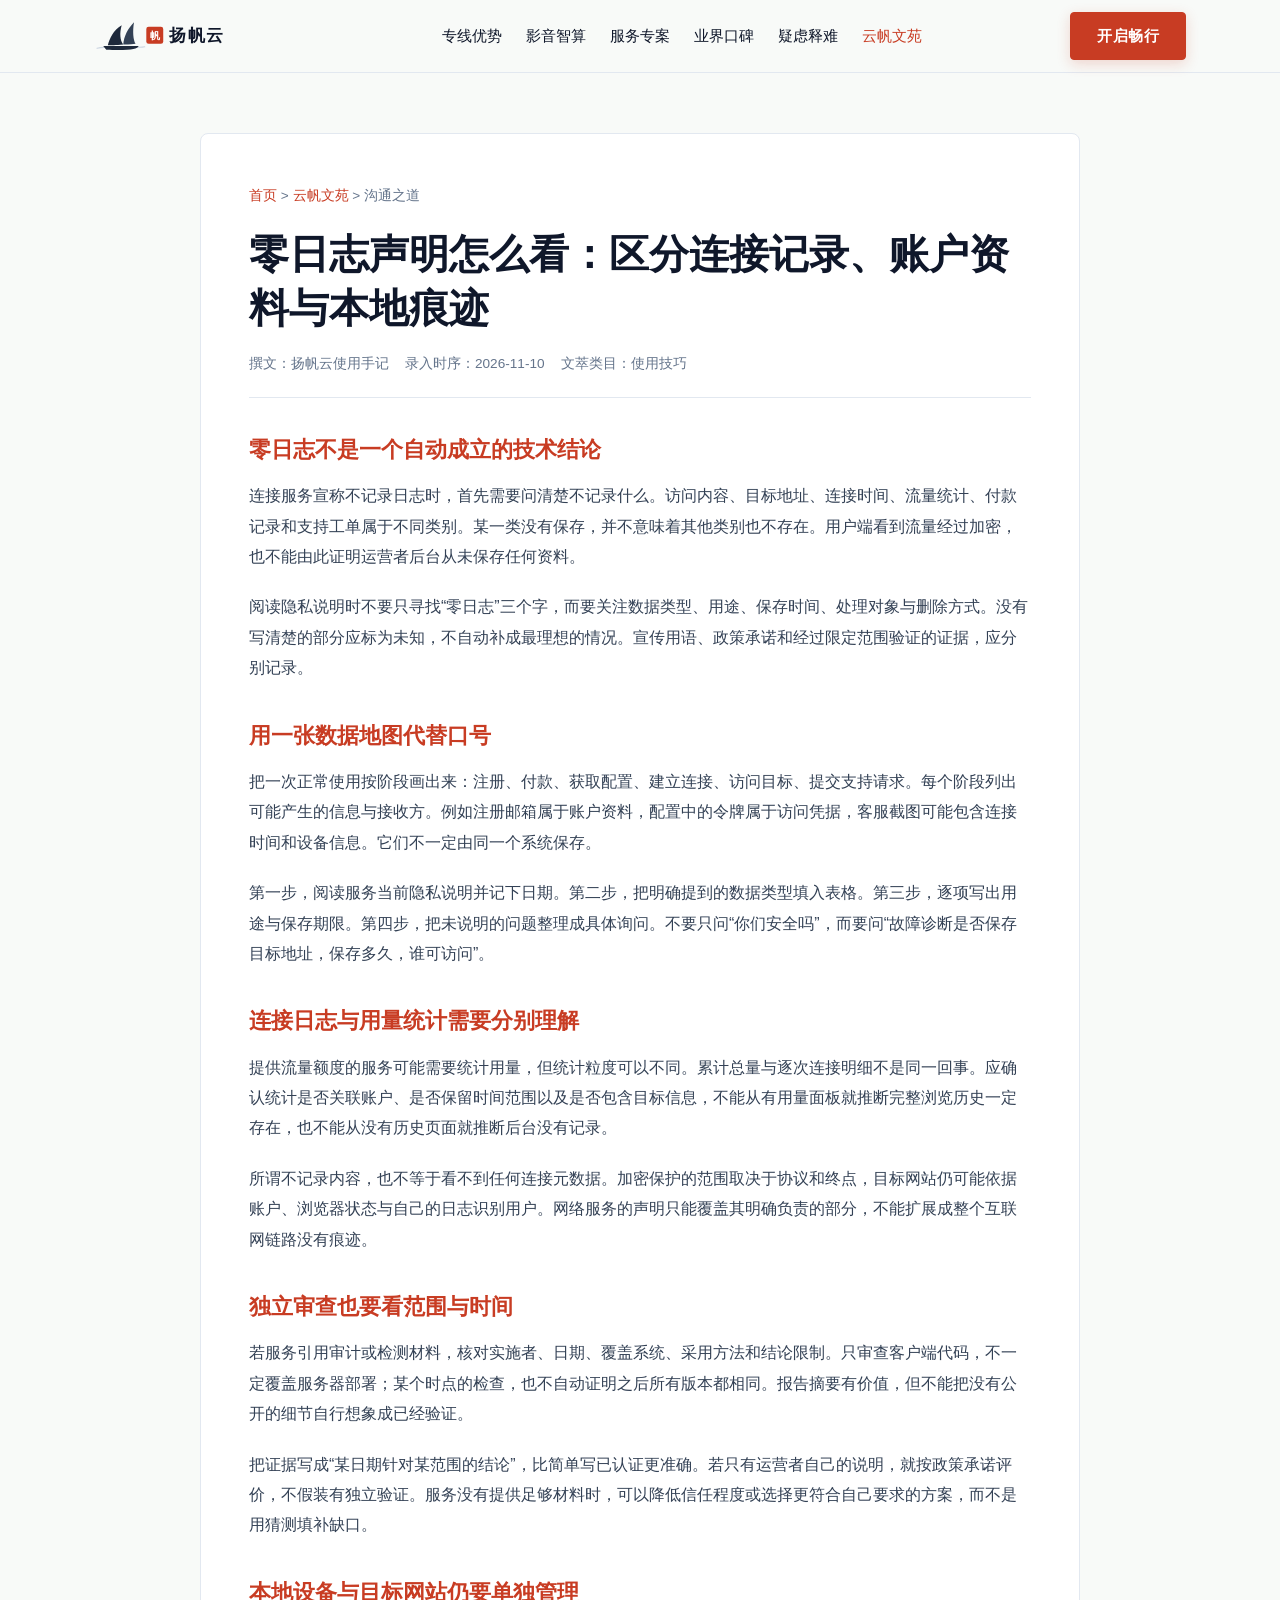
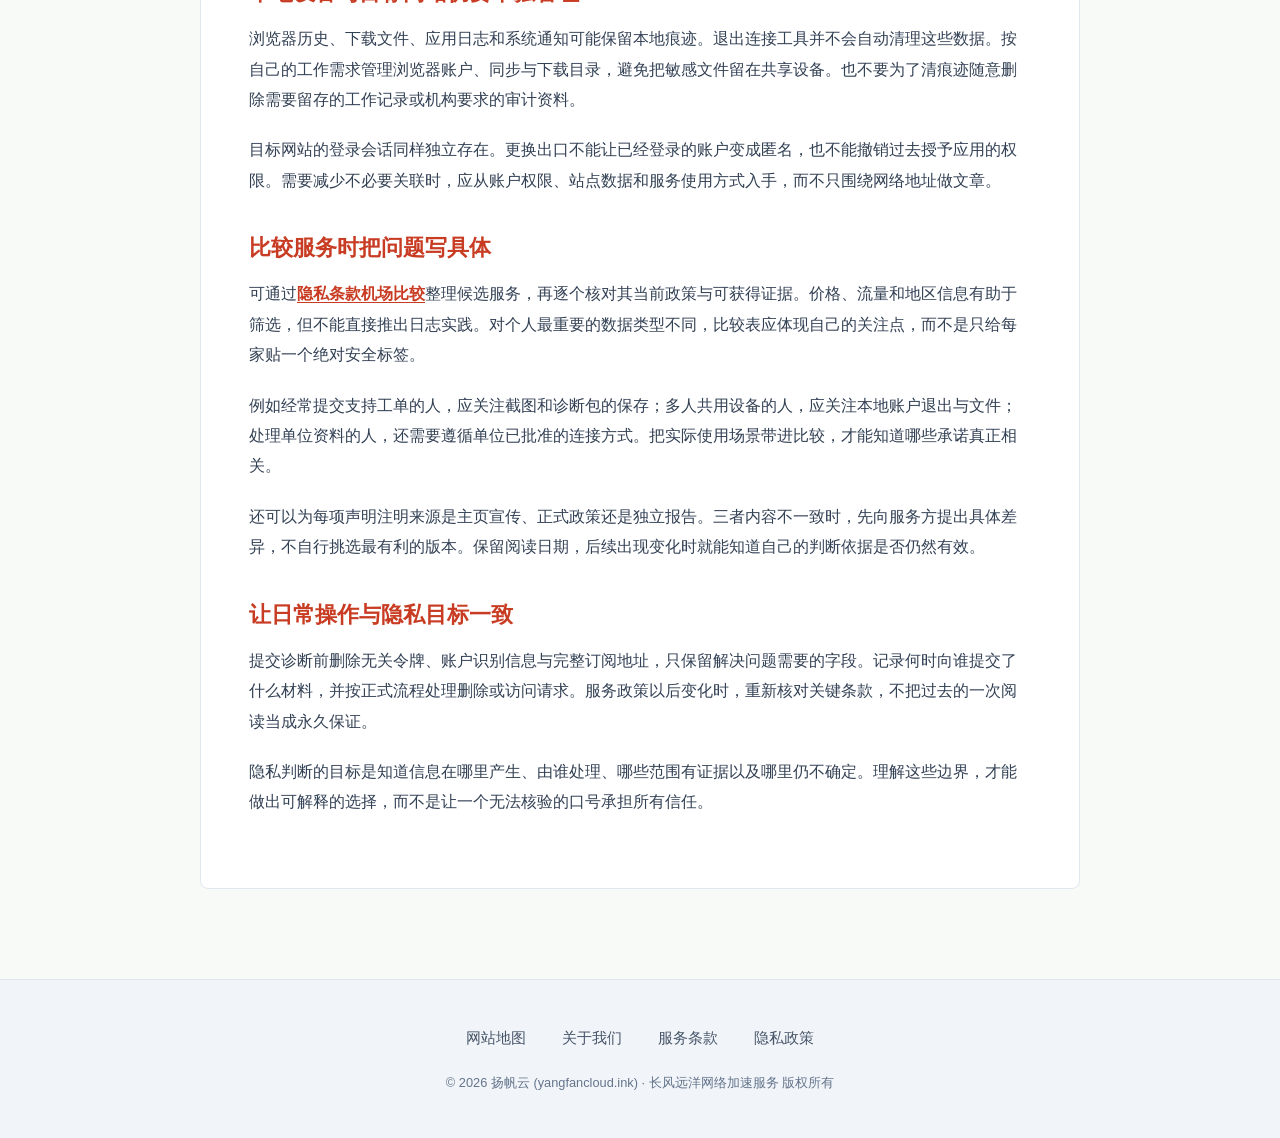
<file: zero-logs-architecture-philosophy.html>
<!DOCTYPE html>

<html lang="zh-CN">
<head>
<meta charset="utf-8"/>
<meta content="width=device-width, initial-scale=1.0" name="viewport"/>
<title>零日志声明怎么看：区分连接记录、账户资料与本地痕迹</title>
<meta content="零日志声明怎么看：区分连接记录、账户资料与本地痕迹，围绕资料完整性、实际访问与协作交付提供具体操作和可验证的判断依据。" name="description"/>
<link href="style.css" rel="stylesheet"/>
</head>
<body>
<header class="ink-header">
<div class="canvas-container ink-nav-flex">
<a aria-label="扬帆云官网" class="ink-logo-link" href="index.html">
<svg class="ink-logo-svg" fill="none" viewbox="0 0 260 52" xmlns="http://www.w3.org/2000/svg">
<path d="M4 42C16 38 28 44 42 41C52 39 58 42 66 40" stroke="#CBD5E1" stroke-linecap="round" stroke-width="1.5"></path>
<path d="M18 38C20 30 25 18 36 12C33 22 34 32 38 37C28 38 22 38 18 38Z" fill="#1E293B"></path>
<path d="M38 37C39 26 44 16 52 8C50 20 51 31 54 36C46 37 41 37 38 37Z" fill="#334155"></path>
<path d="M12 39C26 39 46 39 58 39C56 43 48 45 16 44L12 39Z" fill="#1E293B"></path>
<rect fill="#C83C23" height="22" rx="3" width="22" x="68" y="14"></rect>
<text fill="#FFFFFF" font-family="'Songti SC', serif" font-size="13" font-weight="700" x="73" y="30">帆</text>
<text fill="#0F172A" font-family="'Songti SC', 'SimSun', serif" font-size="22" font-weight="700" letter-spacing="2" x="98" y="32">扬帆云</text>
</svg>
</a>
<ul class="ink-nav-menu">
<li><a class="ink-nav-link" href="index.html#ink-features">专线优势</a></li>
<li><a class="ink-nav-link" href="index.html#ink-media-ai">影音智算</a></li>
<li><a class="ink-nav-link" href="index.html#ink-pricing">服务专案</a></li>
<li><a class="ink-nav-link" href="index.html#ink-testi">业界口碑</a></li>
<li><a class="ink-nav-link" href="index.html#ink-faq">疑虑释难</a></li>
<li><a class="ink-nav-link" href="chronicle.html" style="color:var(--cinnabar);">云帆文苑</a></li>
</ul>
<div class="ink-header-actions">
<a class="ink-btn ink-btn-cinnabar ink-header-cta" href="https://ww012.twilightaff.com/#/?code=A56DH1Af" rel="nofollow" target="_blank">开启畅行</a>
<button aria-label="展开导航菜单" class="ink-mobile-toggle" onclick="document.querySelector('.ink-header').classList.toggle('nav-expanded')">
<span></span>
<span></span>
<span></span>
</button>
</div>
</div>
</header>
<main class="ink-sub-body">
<div class="canvas-container">
<article class="ink-reading-sheet">
<nav class="ink-crumb">
<a href="index.html">首页</a> &gt; <a href="chronicle.html">云帆文苑</a> &gt; 沟通之道
 </nav>
<h1 class="ink-post-title">零日志声明怎么看：区分连接记录、账户资料与本地痕迹</h1>
<div class="ink-post-meta">
<span>撰文：扬帆云使用手记</span> <span>录入时序：2026-11-10</span> <span>文萃类目：使用技巧</span>
</div>
<div class="ink-reading-prose"><div data-swc-article-body="2026-11-16"><h2>零日志不是一个自动成立的技术结论</h2>
<p>连接服务宣称不记录日志时，首先需要问清楚不记录什么。访问内容、目标地址、连接时间、流量统计、付款记录和支持工单属于不同类别。某一类没有保存，并不意味着其他类别也不存在。用户端看到流量经过加密，也不能由此证明运营者后台从未保存任何资料。</p>
<p>阅读隐私说明时不要只寻找“零日志”三个字，而要关注数据类型、用途、保存时间、处理对象与删除方式。没有写清楚的部分应标为未知，不自动补成最理想的情况。宣传用语、政策承诺和经过限定范围验证的证据，应分别记录。</p>
<h2>用一张数据地图代替口号</h2>
<p>把一次正常使用按阶段画出来：注册、付款、获取配置、建立连接、访问目标、提交支持请求。每个阶段列出可能产生的信息与接收方。例如注册邮箱属于账户资料，配置中的令牌属于访问凭据，客服截图可能包含连接时间和设备信息。它们不一定由同一个系统保存。</p>
<p>第一步，阅读服务当前隐私说明并记下日期。第二步，把明确提到的数据类型填入表格。第三步，逐项写出用途与保存期限。第四步，把未说明的问题整理成具体询问。不要只问“你们安全吗”，而要问“故障诊断是否保存目标地址，保存多久，谁可访问”。</p>
<h2>连接日志与用量统计需要分别理解</h2>
<p>提供流量额度的服务可能需要统计用量，但统计粒度可以不同。累计总量与逐次连接明细不是同一回事。应确认统计是否关联账户、是否保留时间范围以及是否包含目标信息，不能从有用量面板就推断完整浏览历史一定存在，也不能从没有历史页面就推断后台没有记录。</p>
<p>所谓不记录内容，也不等于看不到任何连接元数据。加密保护的范围取决于协议和终点，目标网站仍可能依据账户、浏览器状态与自己的日志识别用户。网络服务的声明只能覆盖其明确负责的部分，不能扩展成整个互联网链路没有痕迹。</p>
<h2>独立审查也要看范围与时间</h2>
<p>若服务引用审计或检测材料，核对实施者、日期、覆盖系统、采用方法和结论限制。只审查客户端代码，不一定覆盖服务器部署；某个时点的检查，也不自动证明之后所有版本都相同。报告摘要有价值，但不能把没有公开的细节自行想象成已经验证。</p>
<p>把证据写成“某日期针对某范围的结论”，比简单写已认证更准确。若只有运营者自己的说明，就按政策承诺评价，不假装有独立验证。服务没有提供足够材料时，可以降低信任程度或选择更符合自己要求的方案，而不是用猜测填补缺口。</p>
<h2>本地设备与目标网站仍要单独管理</h2>
<p>浏览器历史、下载文件、应用日志和系统通知可能保留本地痕迹。退出连接工具并不会自动清理这些数据。按自己的工作需求管理浏览器账户、同步与下载目录，避免把敏感文件留在共享设备。也不要为了清痕迹随意删除需要留存的工作记录或机构要求的审计资料。</p>
<p>目标网站的登录会话同样独立存在。更换出口不能让已经登录的账户变成匿名，也不能撤销过去授予应用的权限。需要减少不必要关联时，应从账户权限、站点数据和服务使用方式入手，而不只围绕网络地址做文章。</p>
<h2>比较服务时把问题写具体</h2>
<p>可通过<a href="https://dajichang.mom/">隐私条款机场比较</a>整理候选服务，再逐个核对其当前政策与可获得证据。价格、流量和地区信息有助于筛选，但不能直接推出日志实践。对个人最重要的数据类型不同，比较表应体现自己的关注点，而不是只给每家贴一个绝对安全标签。</p>
<p>例如经常提交支持工单的人，应关注截图和诊断包的保存；多人共用设备的人，应关注本地账户退出与文件；处理单位资料的人，还需要遵循单位已批准的连接方式。把实际使用场景带进比较，才能知道哪些承诺真正相关。</p>
<p>还可以为每项声明注明来源是主页宣传、正式政策还是独立报告。三者内容不一致时，先向服务方提出具体差异，不自行挑选最有利的版本。保留阅读日期，后续出现变化时就能知道自己的判断依据是否仍然有效。</p>
<h2>让日常操作与隐私目标一致</h2>
<p>提交诊断前删除无关令牌、账户识别信息与完整订阅地址，只保留解决问题需要的字段。记录何时向谁提交了什么材料，并按正式流程处理删除或访问请求。服务政策以后变化时，重新核对关键条款，不把过去的一次阅读当成永久保证。</p>
<p>隐私判断的目标是知道信息在哪里产生、由谁处理、哪些范围有证据以及哪里仍不确定。理解这些边界，才能做出可解释的选择，而不是让一个无法核验的口号承担所有信任。</p></div></div>
</article>
</div>
</main>
<footer class="ink-footer">
<div class="canvas-container">
<div class="ink-footer-links">
<a class="ink-footer-a" href="sitemap.html">网站地图</a>
<a class="ink-footer-a" href="about.html">关于我们</a>
<a class="ink-footer-a" href="terms.html">服务条款</a>
<a class="ink-footer-a" href="privacy.html">隐私政策</a>
</div>
<p class="ink-footer-copy">© 2026 扬帆云 (yangfancloud.ink) · 长风远洋网络加速服务 版权所有</p>
</div>
</footer>
<script>
    document.querySelectorAll('.ink-nav-menu a').forEach(function(link) {
      link.addEventListener('click', function() {
        var header = document.querySelector('.ink-header');
        if (header) header.classList.remove('nav-expanded');
      });
    });
  </script>
</body>
</html>
</file>
<file: style.css>
/* ==========================================================================
   扬帆云 (yangfancloud.ink) - 水墨丹青 / 乘风破浪古帆船意境风格
   纯原生轻量CSS，宣纸留白与典雅水墨美学，移动端4G极速加载 (<1000ms)
   ========================================================================== */

:root {
  --ink-black: #1E293B;
  --ink-deep: #0F172A;
  --ink-gray: #475569;
  --ink-light: #64748B;
  --cinnabar: #C83C23;
  --cinnabar-hover: #A82E18;
  --cinnabar-light: rgba(200, 60, 35, 0.08);
  --paper-bg: #F8FAF8;
  --card-bg: #FFFFFF;
  --slate-mist: #334155;
  --border-wash: #E2E8F0;
  --border-strong: #CBD5E1;
  --font-serif-heading: "Songti SC", "SimSun", "STSong", "PingFang SC", serif;
  --font-sans-body: -apple-system, BlinkMacSystemFont, "PingFang SC", "Hiragino Sans GB", "Microsoft YaHei", sans-serif;
  --radius-ink: 12px;
}

*, *::before, *::after {
  box-sizing: border-box;
  margin: 0;
  padding: 0;
}

html {
  font-size: 16px;
  scroll-behavior: smooth;
  background-color: var(--paper-bg);
}

body {
  font-family: var(--font-sans-body);
  background-color: var(--paper-bg);
  color: var(--ink-deep);
  line-height: 1.8;
  -webkit-font-smoothing: antialiased;
}

a, a:visited {
  color: var(--cinnabar);
  text-decoration: none;
  transition: color 0.2s ease, text-decoration 0.2s ease;
}

a:hover {
  color: var(--cinnabar-hover);
  text-decoration: underline;
}

.ink-logo-link, .ink-logo-link:visited, .ink-logo-link:hover,
.ink-btn, .ink-btn:visited, .ink-btn:hover, .ink-btn:focus, .ink-btn:active,
.ink-footer-a, .ink-footer-a:visited {
  text-decoration: none;
}

.canvas-container {
  width: 100%;
  max-width: 1140px;
  margin: 0 auto;
  padding: 0 24px;
}

/* ================= HEADER ================= */
.ink-header {
  position: sticky;
  top: 0;
  z-index: 1000;
  background: rgba(248, 250, 248, 0.96);
  backdrop-filter: blur(10px);
  border-bottom: 1px solid var(--border-wash);
  padding: 12px 0;
  transition: all 0.25s ease;
}

.ink-nav-flex {
  display: flex;
  align-items: center;
  justify-content: space-between;
  gap: 20px;
}

.ink-logo-link {
  display: flex;
  align-items: center;
  gap: 12px;
  flex-shrink: 0;
}

.ink-logo-svg {
  height: 40px;
  width: auto;
  display: block;
}

.ink-nav-menu {
  display: flex;
  align-items: center;
  gap: 24px;
  list-style: none;
  margin: 0;
  padding: 0;
}

.ink-nav-link {
  font-family: var(--font-serif-heading);
  font-size: 0.95rem;
  color: var(--ink-deep);
  transition: all 0.2s ease;
  white-space: nowrap;
  position: relative;
  padding: 4px 0;
}

.ink-nav-link:hover {
  color: var(--cinnabar);
}

.ink-nav-link::after {
  content: "";
  position: absolute;
  bottom: 0;
  left: 0;
  width: 0%;
  height: 2px;
  background: var(--cinnabar);
  transition: width 0.25s ease;
}

.ink-nav-link:hover::after {
  width: 100%;
}

.ink-header-cta {
  min-height: 40px;
  padding: 0 20px;
  font-size: 0.88rem;
  flex-shrink: 0;
}

.ink-mobile-toggle {
  display: none;
}

/* ================= BUTTONS ================= */
.ink-btn,
a.ink-btn {
  display: inline-flex;
  align-items: center;
  justify-content: center;
  min-height: 48px;
  padding: 0 26px;
  border-radius: 4px;
  font-weight: 600;
  font-size: 0.95rem;
  letter-spacing: 0.5px;
  transition: all 0.25s ease;
  cursor: pointer;
  white-space: nowrap;
  text-decoration: none !important;
}

.ink-btn:hover,
.ink-btn:focus,
.ink-btn:active,
.ink-btn:visited,
a.ink-btn:hover,
a.ink-btn:focus,
a.ink-btn:active,
a.ink-btn:visited {
  text-decoration: none !important;
}

/* Primary Button (Cinnabar / btn-primary) */
.ink-btn-cinnabar,
.ink-btn-cinnabar:visited,
.btn-primary,
.btn-primary:visited,
a.ink-btn-cinnabar,
a.ink-btn-cinnabar:visited,
a.btn-primary,
a.btn-primary:visited {
  background: var(--cinnabar);
  color: #FFFFFF !important;
  border: 1px solid var(--cinnabar);
  box-shadow: 0 4px 14px rgba(200, 60, 35, 0.2);
  text-decoration: none !important;
}

.ink-btn-cinnabar:hover,
.ink-btn-cinnabar:focus,
.ink-btn-cinnabar:active,
.btn-primary:hover,
.btn-primary:focus,
.btn-primary:active,
a.ink-btn-cinnabar:hover,
a.ink-btn-cinnabar:focus,
a.ink-btn-cinnabar:active,
a.btn-primary:hover,
a.btn-primary:focus,
a.btn-primary:active {
  background: var(--cinnabar-hover);
  color: #FFFFFF !important;
  border-color: var(--cinnabar-hover);
  transform: translateY(-2px);
  box-shadow: 0 6px 20px rgba(200, 60, 35, 0.3);
  text-decoration: none !important;
}

/* Secondary Button (Outline) */
.ink-btn-outline,
.ink-btn-outline:visited,
a.ink-btn-outline,
a.ink-btn-outline:visited {
  background: transparent;
  color: var(--ink-deep) !important;
  border: 1px solid var(--ink-black);
  text-decoration: none !important;
}

.ink-btn-outline:hover,
.ink-btn-outline:focus,
.ink-btn-outline:active,
a.ink-btn-outline:hover,
a.ink-btn-outline:focus,
a.ink-btn-outline:active {
  background: var(--ink-deep);
  color: #FFFFFF !important;
  text-decoration: none !important;
  transform: translateY(-2px);
}

/* ================= SCROLL HERO ================= */
.ink-hero {
  position: relative;
  padding: 84px 0 72px;
  text-align: center;
  border-bottom: 1px solid var(--border-wash);
  background: linear-gradient(180deg, rgba(200, 60, 35, 0.03) 0%, rgba(248, 250, 248, 0) 100%);
  overflow: hidden;
}

.ink-hero-mist-svg {
  position: absolute;
  top: 0;
  left: 50%;
  transform: translateX(-50%);
  width: 1000px;
  height: 400px;
  opacity: 0.12;
  pointer-events: none;
}

.ink-poem-badge {
  display: inline-block;
  padding: 4px 16px;
  border: 1px solid var(--cinnabar);
  color: var(--cinnabar);
  font-size: 0.85rem;
  letter-spacing: 2px;
  margin-bottom: 24px;
  border-radius: 2px;
}

.ink-hero-title {
  font-family: var(--font-serif-heading);
  font-size: clamp(2rem, 5vw, 3.2rem);
  font-weight: 700;
  color: var(--ink-deep);
  margin-bottom: 20px;
  letter-spacing: 1px;
  line-height: 1.35;
}

.ink-hero-desc {
  font-size: clamp(1rem, 2vw, 1.15rem);
  color: var(--ink-gray);
  max-width: 760px;
  margin: 0 auto 36px;
  line-height: 1.85;
}

.ink-hero-actions {
  display: flex;
  justify-content: center;
  align-items: center;
  gap: 16px;
  flex-wrap: wrap;
  margin-bottom: 40px;
}

.ink-stat-triptych {
  display: flex;
  justify-content: center;
  flex-wrap: wrap;
  gap: 40px;
  padding-top: 28px;
  border-top: 1px solid var(--border-wash);
}

.ink-stat-node {
  text-align: center;
}

.ink-stat-val {
  font-family: var(--font-serif-heading);
  font-size: 1.8rem;
  font-weight: 700;
  color: var(--cinnabar);
  display: block;
}

.ink-stat-label {
  font-size: 0.85rem;
  color: var(--ink-light);
  letter-spacing: 1px;
}

/* ================= SECTION COMMON ================= */
.ink-section {
  padding: 80px 0;
  border-bottom: 1px solid var(--border-wash);
}

.ink-section-header {
  text-align: center;
  max-width: 680px;
  margin: 0 auto 52px;
}

.ink-section-seal {
  display: inline-block;
  font-size: 0.8rem;
  letter-spacing: 3px;
  color: var(--cinnabar);
  margin-bottom: 10px;
  font-weight: 600;
}

.ink-section-h2 {
  font-family: var(--font-serif-heading);
  font-size: clamp(1.7rem, 3.5vw, 2.3rem);
  color: var(--ink-deep);
  margin-bottom: 14px;
}

.ink-section-lead {
  font-size: 0.95rem;
  color: var(--ink-gray);
}

/* ================= NARRATIVE FEATURES ================= */
.ink-feature-row {
  display: grid;
  grid-template-columns: repeat(3, 1fr);
  gap: 32px;
}

.ink-feature-box {
  background: var(--card-bg);
  border: 1px solid var(--border-wash);
  border-top: 3px solid var(--ink-deep);
  border-radius: 4px;
  padding: 36px 28px;
  transition: all 0.25s ease;
  position: relative;
}

.ink-feature-box:hover {
  transform: translateY(-4px);
  border-top-color: var(--cinnabar);
  box-shadow: 0 10px 30px rgba(15, 23, 42, 0.06);
}

.ink-icon-box {
  width: 54px;
  height: 54px;
  border-radius: 4px;
  background: var(--cinnabar-light);
  display: flex;
  align-items: center;
  justify-content: center;
  margin-bottom: 22px;
}

.ink-icon-svg {
  width: 28px;
  height: 28px;
  stroke: var(--cinnabar);
}

.ink-feature-h3 {
  font-family: var(--font-serif-heading);
  font-size: 1.25rem;
  color: var(--ink-deep);
  margin-bottom: 12px;
}

.ink-feature-p {
  font-size: 0.92rem;
  color: var(--ink-gray);
  line-height: 1.75;
}

/* ================= STREAMING & AI CARDS ================= */
.ink-streaming-grid {
  display: grid;
  grid-template-columns: repeat(3, 1fr);
  gap: 28px;
}

.ink-streaming-item {
  background: var(--card-bg);
  border: 1px solid var(--border-wash);
  padding: 30px;
  border-radius: var(--radius-ink);
  display: flex;
  flex-direction: column;
  justify-content: space-between;
  transition: border-color 0.25s ease;
}

.ink-streaming-item:hover {
  border-color: var(--cinnabar);
}

.ink-stream-top {
  display: flex;
  align-items: center;
  justify-content: space-between;
  margin-bottom: 16px;
}

.ink-stream-badge {
  font-size: 0.75rem;
  padding: 2px 8px;
  background: var(--cinnabar-light);
  color: var(--cinnabar);
  border-radius: 2px;
  font-weight: 600;
}

.ink-stream-title {
  font-family: var(--font-serif-heading);
  font-size: 1.2rem;
  color: var(--ink-deep);
  margin-bottom: 10px;
}

.ink-stream-desc {
  font-size: 0.9rem;
  color: var(--ink-gray);
  margin-bottom: 20px;
}

.ink-tag-cluster {
  display: flex;
  flex-wrap: wrap;
  gap: 8px;
}

.ink-tag-chip {
  font-size: 0.75rem;
  padding: 3px 8px;
  background: #F1F5F9;
  color: var(--ink-light);
  border-radius: 2px;
}

/* ================= PRICING ================= */
.ink-pricing-row {
  display: grid;
  grid-template-columns: repeat(3, 1fr);
  gap: 28px;
  align-items: stretch;
}

.ink-pricing-card {
  background: var(--card-bg);
  border: 1px solid var(--border-wash);
  border-radius: 6px;
  padding: 36px 28px;
  display: flex;
  flex-direction: column;
  transition: all 0.25s ease;
  position: relative;
}

.ink-pricing-card.flagship {
  border: 2px solid var(--cinnabar);
  box-shadow: 0 8px 30px rgba(200, 60, 35, 0.08);
}

.ink-card-ribbon {
  position: absolute;
  top: 0;
  right: 24px;
  background: var(--cinnabar);
  color: #FFFFFF;
  font-size: 0.75rem;
  padding: 4px 10px;
  border-bottom-left-radius: 4px;
  border-bottom-right-radius: 4px;
  font-weight: 600;
}

.ink-plan-name {
  font-family: var(--font-serif-heading);
  font-size: 1.35rem;
  color: var(--ink-deep);
  margin-bottom: 8px;
}

.ink-plan-sub {
  font-size: 0.85rem;
  color: var(--ink-light);
  margin-bottom: 24px;
  min-height: 40px;
}

.ink-price-box {
  display: flex;
  align-items: baseline;
  gap: 4px;
  margin-bottom: 24px;
  padding-bottom: 20px;
  border-bottom: 1px dashed var(--border-wash);
}

.ink-currency {
  font-size: 1.3rem;
  color: var(--cinnabar);
  font-family: var(--font-serif-heading);
}

.ink-amount {
  font-size: 2.8rem;
  font-weight: 700;
  color: var(--ink-deep);
  font-family: var(--font-serif-heading);
}

.ink-period {
  font-size: 0.9rem;
  color: var(--ink-light);
}

.ink-spec-list {
  list-style: none;
  margin-bottom: 32px;
  flex-grow: 1;
}

.ink-spec-list li {
  font-size: 0.9rem;
  color: var(--ink-gray);
  margin-bottom: 12px;
  display: flex;
  align-items: center;
  gap: 10px;
}

.ink-dot-accent {
  width: 5px;
  height: 5px;
  background: var(--cinnabar);
  border-radius: 50%;
  flex-shrink: 0;
}

/* ================= TESTIMONIALS ================= */
.ink-testi-grid {
  display: grid;
  grid-template-columns: repeat(3, 1fr);
  gap: 28px;
}

.ink-testi-card {
  background: var(--card-bg);
  border: 1px solid var(--border-wash);
  padding: 30px;
  border-radius: 6px;
  display: flex;
  flex-direction: column;
  justify-content: space-between;
}

.ink-testi-words {
  font-size: 0.95rem;
  color: var(--ink-deep);
  line-height: 1.8;
  margin-bottom: 24px;
  font-style: normal;
}

.ink-testi-author {
  display: flex;
  align-items: center;
  gap: 12px;
  border-top: 1px solid var(--border-wash);
  padding-top: 16px;
}

.ink-testi-seal {
  width: 38px;
  height: 38px;
  border: 1px solid var(--cinnabar);
  color: var(--cinnabar);
  font-family: var(--font-serif-heading);
  display: flex;
  align-items: center;
  justify-content: center;
  font-size: 0.9rem;
  font-weight: 700;
  border-radius: 2px;
}

.ink-author-name {
  font-weight: 700;
  font-size: 0.95rem;
  color: var(--ink-deep);
}

.ink-author-desc {
  font-size: 0.8rem;
  color: var(--ink-light);
}

/* ================= FAQ ================= */
.ink-faq-container {
  max-width: 800px;
  margin: 0 auto;
}

.ink-faq-unit {
  background: var(--card-bg);
  border: 1px solid var(--border-wash);
  margin-bottom: 18px;
  padding: 24px;
  border-radius: 4px;
}

.ink-faq-q {
  font-family: var(--font-serif-heading);
  font-size: 1.15rem;
  color: var(--ink-deep);
  margin-bottom: 12px;
  display: flex;
  align-items: center;
  gap: 10px;
}

.ink-q-prefix {
  color: var(--cinnabar);
  font-weight: 700;
}

.ink-faq-a {
  font-size: 0.92rem;
  color: var(--ink-gray);
  line-height: 1.8;
}

/* ================= FOOTER ================= */
.ink-footer {
  background: #F1F5F9;
  border-top: 1px solid var(--border-wash);
  padding: 44px 0;
  text-align: center;
}

.ink-footer-links {
  display: flex;
  justify-content: center;
  gap: 36px;
  flex-wrap: wrap;
  margin-bottom: 20px;
}

.ink-footer-a {
  font-size: 0.95rem;
  color: var(--ink-gray);
  font-weight: 500;
  transition: color 0.2s ease;
}

.ink-footer-a:hover {
  color: var(--cinnabar);
}

.ink-footer-copy {
  font-size: 0.8rem;
  color: var(--ink-light);
}

/* ================= SUBPAGE ================= */
.ink-sub-body {
  padding: 60px 0 90px;
}

.ink-sub-sheet {
  background: var(--card-bg);
  border: 1px solid var(--border-wash);
  padding: 48px;
  border-radius: 8px;
  max-width: 880px;
  margin: 0 auto;
}

.ink-sub-h1 {
  font-family: var(--font-serif-heading);
  font-size: 2.2rem;
  color: var(--ink-deep);
  border-bottom: 2px solid var(--cinnabar);
  padding-bottom: 16px;
  margin-bottom: 30px;
}

.ink-article-prose h2 {
  font-family: var(--font-serif-heading);
  font-size: 1.4rem;
  color: var(--cinnabar);
  margin: 32px 0 16px;
}

.ink-article-prose p {
  color: var(--ink-gray);
  font-size: 0.95rem;
  line-height: 1.85;
  margin-bottom: 18px;
}

.ink-article-prose ul {
  margin: 0 0 20px 24px;
  color: var(--ink-gray);
}

.ink-article-prose li {
  margin-bottom: 8px;
  line-height: 1.7;
}

/* ================= INK ARTICLE HUB & POST STYLES ================= */
.ink-hub-grid {
  display: grid;
  grid-template-columns: repeat(auto-fit, minmax(320px, 1fr));
  gap: 30px;
  margin-top: 36px;
}

.ink-summary-card {
  background: var(--card-bg);
  border: 1px solid var(--border-wash);
  border-top: 3px solid var(--cinnabar);
  border-radius: 4px;
  padding: 32px 28px;
  display: flex;
  flex-direction: column;
  justify-content: space-between;
  transition: all 0.25s ease;
}

.ink-summary-card:hover {
  transform: translateY(-4px);
  box-shadow: 0 10px 30px rgba(15, 23, 42, 0.08);
}

.ink-badge-tag {
  display: inline-block;
  font-size: 0.75rem;
  letter-spacing: 1px;
  color: var(--cinnabar);
  background: var(--cinnabar-light);
  padding: 3px 8px;
  border-radius: 2px;
  margin-bottom: 12px;
  width: fit-content;
}

.ink-card-h2 {
  font-family: var(--font-serif-heading);
  font-size: 1.25rem;
  color: var(--ink-deep);
  line-height: 1.45;
  margin-bottom: 12px;
}

.ink-card-h2 a {
  color: var(--ink-deep);
}

.ink-card-h2 a:hover {
  color: var(--cinnabar);
  text-decoration: none;
}

.ink-card-p {
  font-size: 0.92rem;
  color: var(--ink-gray);
  line-height: 1.75;
  margin-bottom: 20px;
}

.ink-card-foot {
  display: flex;
  align-items: center;
  justify-content: space-between;
  padding-top: 14px;
  border-top: 1px dashed var(--border-wash);
  font-size: 0.8rem;
  color: var(--ink-light);
}

.ink-read-more {
  font-family: var(--font-serif-heading);
  font-weight: 700;
  color: var(--cinnabar);
}

/* Article Reading View */
.ink-reading-sheet {
  background: var(--card-bg);
  border: 1px solid var(--border-wash);
  border-radius: 8px;
  padding: 50px 48px;
  max-width: 880px;
  margin: 0 auto;
}

.ink-crumb {
  font-size: 0.85rem;
  color: var(--ink-light);
  margin-bottom: 20px;
}

.ink-post-title {
  font-family: var(--font-serif-heading);
  font-size: clamp(1.8rem, 4vw, 2.5rem);
  font-weight: 700;
  color: var(--ink-deep);
  line-height: 1.35;
  margin-bottom: 16px;
}

.ink-post-meta {
  display: flex;
  flex-wrap: wrap;
  align-items: center;
  gap: 16px;
  font-size: 0.85rem;
  color: var(--ink-light);
  padding-bottom: 20px;
  margin-bottom: 30px;
  border-bottom: 1px solid var(--border-wash);
}

.ink-reading-prose h2 {
  font-family: var(--font-serif-heading);
  font-size: 1.4rem;
  color: var(--cinnabar);
  margin: 36px 0 16px;
  line-height: 1.4;
}

.ink-reading-prose h3 {
  font-family: var(--font-serif-heading);
  font-size: 1.15rem;
  color: var(--ink-deep);
  margin: 24px 0 12px;
}

.ink-reading-prose p {
  color: #334155;
  font-size: 1rem;
  line-height: 1.9;
  margin-bottom: 20px;
}

.ink-reading-prose a, .ink-reading-prose a:visited {
  color: var(--cinnabar);
  font-weight: 600;
  text-decoration: underline;
  text-underline-offset: 3px;
}

.ink-reading-prose a:hover {
  color: var(--cinnabar-hover);
}

.ink-reading-prose ul, .ink-reading-prose ol {
  margin: 0 0 24px 24px;
  color: #334155;
}

.ink-reading-prose li {
  margin-bottom: 8px;
  line-height: 1.75;
}

.ink-quote-box {
  background: rgba(200, 60, 35, 0.04);
  border-left: 3px solid var(--cinnabar);
  padding: 16px 20px;
  margin: 26px 0;
  border-radius: 0 4px 4px 0;
  font-size: 0.92rem;
  color: var(--ink-gray);
}

/* ================= RESPONSIVE ================= */
@media (max-width: 992px) {
  .ink-nav-menu {
    gap: 16px;
  }
  .ink-feature-row,
  .ink-streaming-grid,
  .ink-pricing-row,
  .ink-testi-grid {
    grid-template-columns: 1fr;
    max-width: 500px;
    margin: 0 auto;
  }
}

@media (max-width: 768px) {
  .ink-header {
    padding: 8px 0 6px;
    width: 100%;
  }
  .canvas-container {
    padding: 0 14px;
    width: 100%;
    max-width: 100%;
    box-sizing: border-box;
  }
  .ink-nav-flex {
    display: flex;
    flex-wrap: wrap;
    align-items: center;
    justify-content: space-between;
    width: 100%;
    max-width: 100%;
    min-width: 0;
    gap: 6px 0;
    box-sizing: border-box;
  }
  .ink-logo-link {
    flex: 0 0 auto;
    max-width: calc(100% - 140px);
  }
  .ink-logo-svg {
    height: 30px;
    max-width: 100%;
    width: auto;
    display: block;
  }
  .ink-header-actions {
    flex: 0 0 auto;
    display: flex;
    align-items: center;
    gap: 8px;
  }
  .ink-header-cta {
    min-height: 32px;
    padding: 0 12px;
    font-size: 0.8rem;
    letter-spacing: 0;
  }
  /* 水墨意境汉堡切换按钮 */
  .ink-mobile-toggle {
    display: flex;
    flex-direction: column;
    justify-content: center;
    align-items: center;
    width: 34px;
    height: 32px;
    background: rgba(15, 23, 42, 0.04);
    border: 1px solid rgba(200, 60, 35, 0.25);
    border-radius: 4px;
    cursor: pointer;
    padding: 0;
    gap: 4px;
    transition: all 0.25s ease;
  }
  .ink-mobile-toggle span {
    display: block;
    width: 18px;
    height: 2px;
    background: #0F172A;
    border-radius: 1px;
    transition: all 0.25s ease;
  }
  .ink-header.nav-expanded .ink-mobile-toggle {
    background: rgba(200, 60, 35, 0.08);
    border-color: #C83C23;
  }
  .ink-header.nav-expanded .ink-mobile-toggle span {
    background: #C83C23;
  }
  .ink-header.nav-expanded .ink-mobile-toggle span:nth-child(1) {
    transform: translateY(6px) rotate(45deg);
  }
  .ink-header.nav-expanded .ink-mobile-toggle span:nth-child(2) {
    opacity: 0;
  }
  .ink-header.nav-expanded .ink-mobile-toggle span:nth-child(3) {
    transform: translateY(-6px) rotate(-45deg);
  }

  /* 导航菜单容器 */
  .ink-nav-menu {
    order: 3;
    display: flex;
    flex-direction: row;
    flex-wrap: nowrap;
    width: 100%;
    max-width: 100%;
    min-width: 0;
    flex: 0 0 100%;
    box-sizing: border-box;
    overflow-x: auto;
    overflow-y: hidden;
    padding: 6px 2px 2px;
    gap: 8px;
    -webkit-overflow-scrolling: touch;
    scrollbar-width: none;
    -ms-overflow-style: none;
    border-top: 1px solid var(--border-wash);
    margin: 4px 0 0 0;
    transition: all 0.25s ease;
  }
  .ink-nav-menu::-webkit-scrollbar {
    display: none;
  }
  .ink-nav-menu li {
    flex: 0 0 auto;
    flex-shrink: 0;
    list-style: none;
  }
  .ink-nav-link {
    display: inline-block;
    font-size: 0.82rem;
    font-weight: 600;
    padding: 5px 11px;
    background: rgba(15, 23, 42, 0.03);
    border-radius: 20px;
    border: 1px solid rgba(15, 23, 42, 0.08);
    color: var(--ink-deep);
    white-space: nowrap;
    text-decoration: none;
    transition: all 0.2s ease;
  }
  .ink-nav-link:hover,
  .ink-nav-link:active {
    color: #FFFFFF;
    background: var(--cinnabar);
    border-color: var(--cinnabar);
  }
  .ink-nav-link::after {
    display: none;
  }

  /* 汉堡菜单展开状态 */
  .ink-header.nav-expanded .ink-nav-menu {
    flex-direction: column;
    overflow-x: visible;
    padding: 12px 8px;
    gap: 8px;
    background: #FFFFFF;
    border-radius: 6px;
    margin-top: 8px;
    border: 1px solid rgba(200, 60, 35, 0.25);
    box-shadow: 0 12px 36px rgba(15, 23, 42, 0.12);
  }
  .ink-header.nav-expanded .ink-nav-menu li {
    width: 100%;
  }
  .ink-header.nav-expanded .ink-nav-link {
    display: block;
    width: 100%;
    padding: 10px 14px;
    font-size: 0.92rem;
    border-radius: 4px;
    background: #F8FAF8;
    box-sizing: border-box;
    border: 1px solid #E2E8F0;
  }
  .ink-header.nav-expanded .ink-nav-link:hover,
  .ink-header.nav-expanded .ink-nav-link:active {
    background: rgba(200, 60, 35, 0.08);
    color: var(--cinnabar);
    border-color: rgba(200, 60, 35, 0.3);
  }
  .ink-hero {
    padding: 50px 0 40px;
  }
  .ink-hero-actions {
    flex-direction: column;
    width: 100%;
  }
  .ink-hero-actions .ink-btn,
  .ink-pricing-card .ink-btn {
    width: 100%;
    min-height: 52px;
  }
  .ink-footer-links {
    flex-direction: column;
    gap: 16px;
  }
  .ink-sub-sheet {
    padding: 24px;
  }
}
</file>
